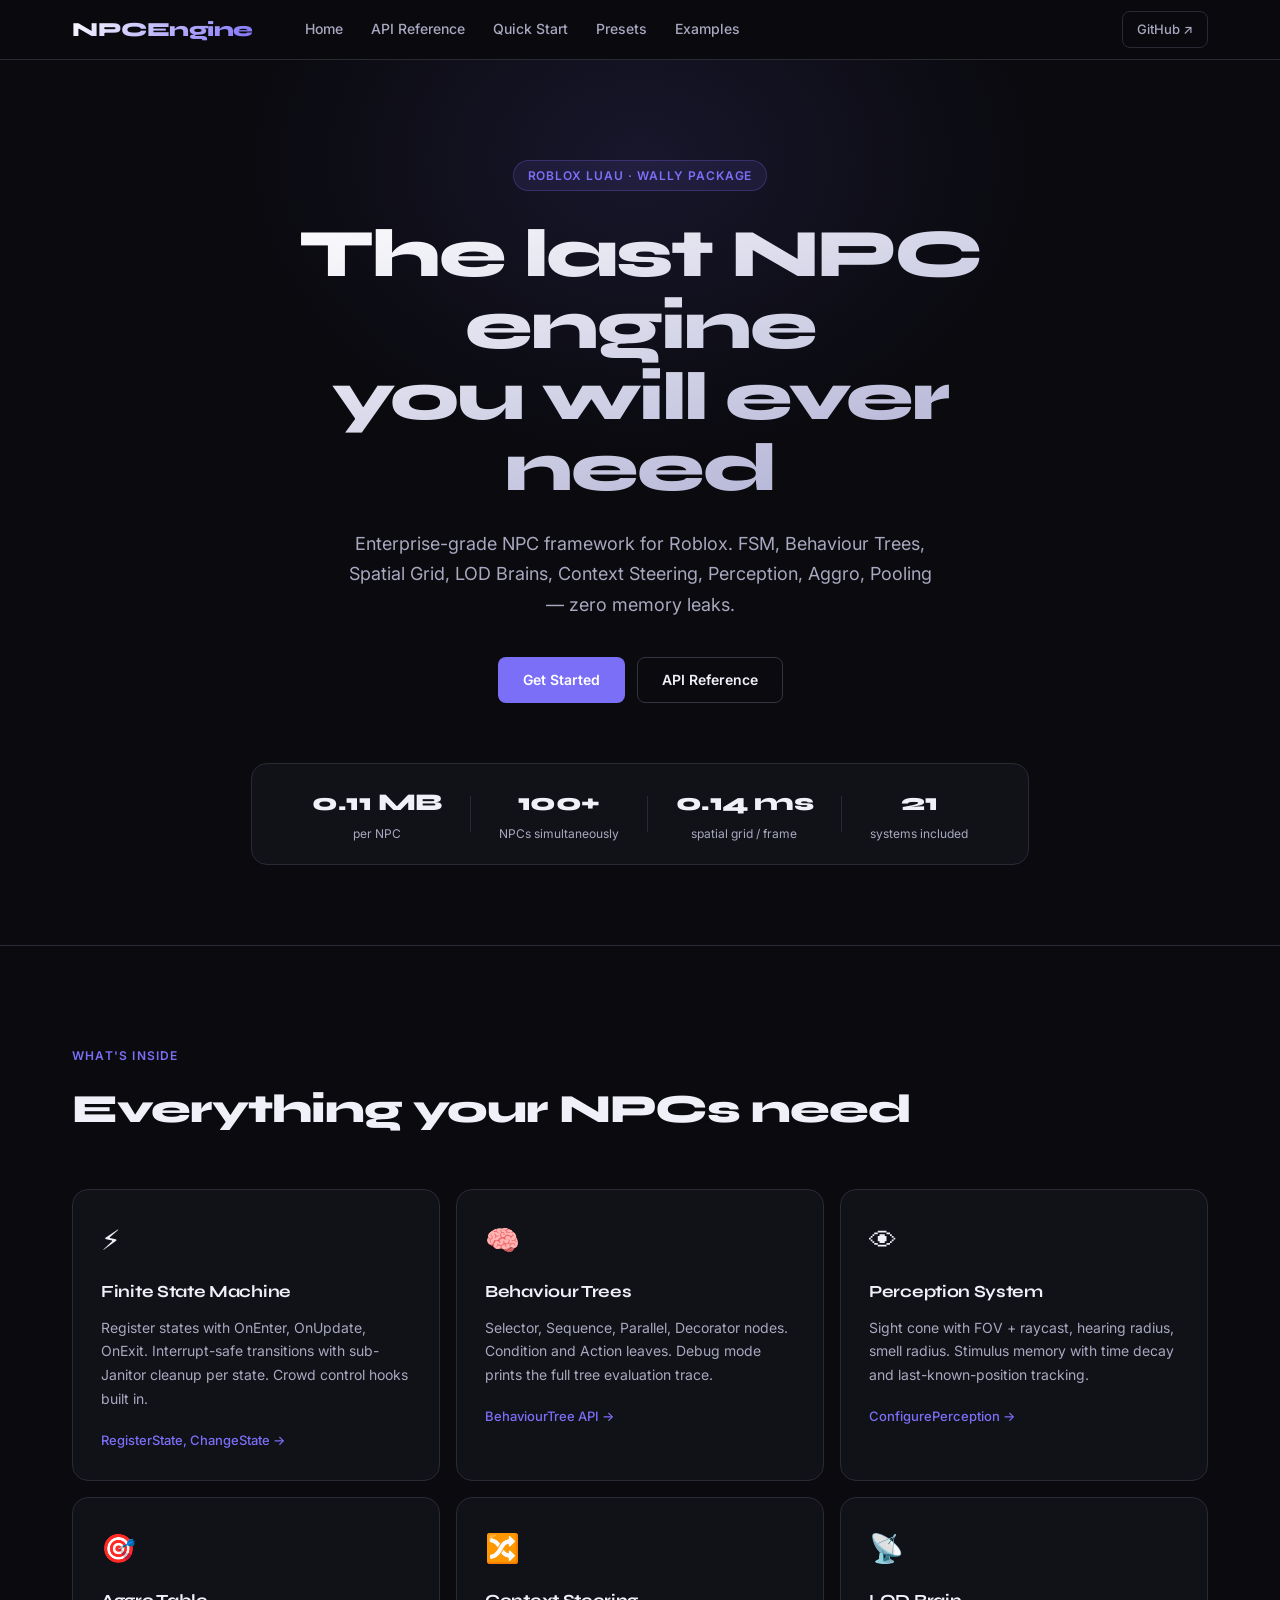
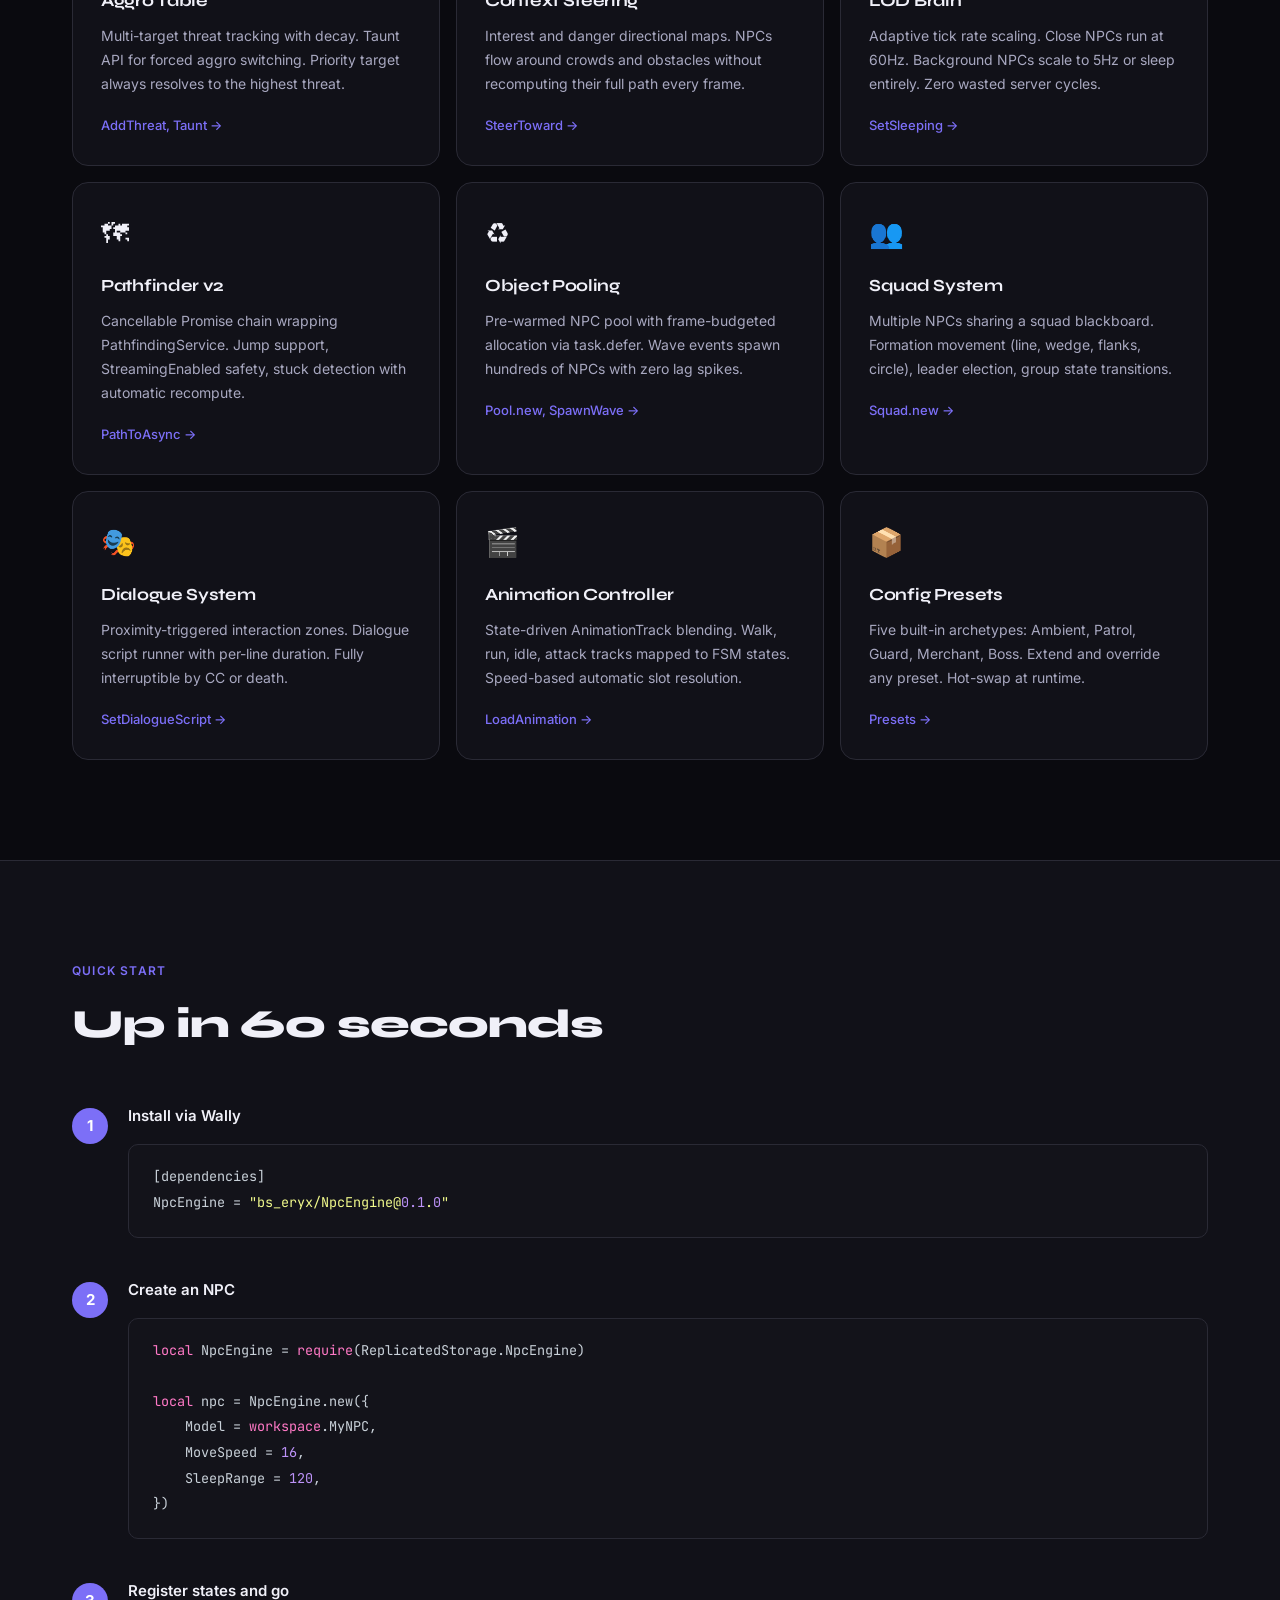
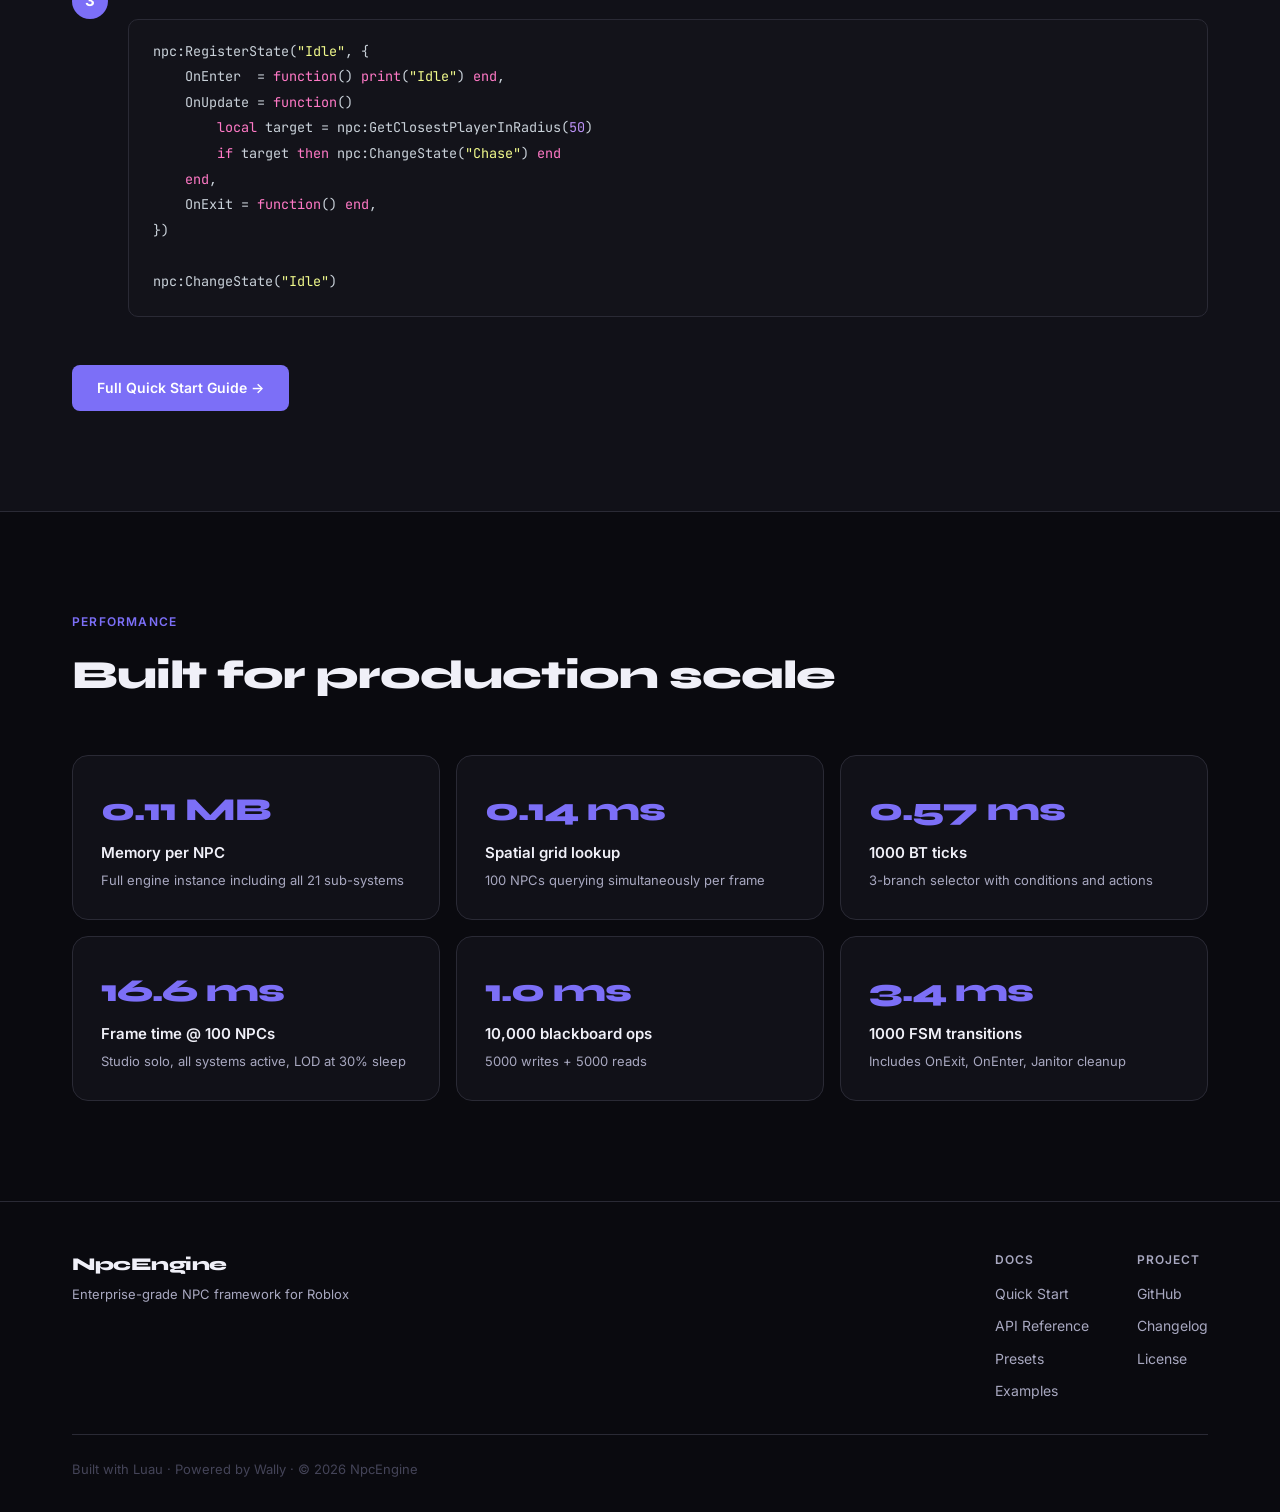
<file: index.html>
<!DOCTYPE html>
<html lang="en">
<head>
<meta charset="UTF-8">
<meta name="viewport" content="width=device-width, initial-scale=1.0">
<title>NpcEngine — Roblox NPC Framework</title>
<link rel="stylesheet" href="css/style.css">
<link rel="preconnect" href="https://fonts.googleapis.com">
<link href="https://fonts.googleapis.com/css2?family=Inter:wght@400;500;600&family=JetBrains+Mono:wght@400;500&family=Syne:wght@700;800&display=swap" rel="stylesheet">
</head>
<body>

<nav class="nav">
  <div class="nav-inner">
    <a href="index.html" class="nav-logo">NPCEngine</a>
    <div class="nav-links">
      <a href="index.html">Home</a>
      <a href="api.html">API Reference</a>
      <a href="guide.html">Quick Start</a>
      <a href="presets.html">Presets</a>
      <a href="examples.html">Examples</a>
    </div>
    <a href="https://github.com/yourusername/NPCEngine" class="nav-github" target="_blank">GitHub ↗</a>
    <button class="nav-hamburger" aria-label="Menu">
      <span></span>
      <span></span>
      <span></span>
    </button>
  </div>
</nav>

<div class="mobile-sidebar">
  <a href="index.html">Home</a>
  <a href="api.html">API Reference</a>
  <a href="guide.html">Quick Start</a>
  <a href="presets.html">Presets</a>
  <a href="examples.html">Examples</a>
  <div class="mobile-sidebar-divider"></div>
  <a href="https://github.com/yourusername/NPCEngine" class="mobile-github" target="_blank">GitHub ↗</a>
</div>

<header class="hero">
  <div class="hero-inner">
    <div class="hero-badge">Roblox Luau · Wally Package</div>
    <h1 class="hero-title">The last NPC engine<br>you will ever need</h1>
    <p class="hero-sub">Enterprise-grade NPC framework for Roblox. FSM, Behaviour Trees, Spatial Grid, LOD Brains, Context Steering, Perception, Aggro, Pooling — zero memory leaks.</p>
    <div class="hero-cta">
      <a href="guide.html" class="btn-primary">Get Started</a>
      <a href="api.html" class="btn-secondary">API Reference</a>
    </div>
    <div class="hero-stats">
      <div class="stat"><span class="stat-num">0.11 MB</span><span class="stat-label">per NPC</span></div>
      <div class="stat-div"></div>
      <div class="stat"><span class="stat-num">100+</span><span class="stat-label">NPCs simultaneously</span></div>
      <div class="stat-div"></div>
      <div class="stat"><span class="stat-num">0.14 ms</span><span class="stat-label">spatial grid / frame</span></div>
      <div class="stat-div"></div>
      <div class="stat"><span class="stat-num">21</span><span class="stat-label">systems included</span></div>
    </div>
  </div>
</header>

<section class="features">
  <div class="container">
    <div class="section-label">What's inside</div>
    <h2 class="section-title">Everything your NPCs need</h2>
    <div class="feature-grid">

      <div class="feature-card">
        <div class="feature-icon">⚡</div>
        <h3>Finite State Machine</h3>
        <p>Register states with OnEnter, OnUpdate, OnExit. Interrupt-safe transitions with sub-Janitor cleanup per state. Crowd control hooks built in.</p>
        <a href="api.html#fsm" class="feature-link">RegisterState, ChangeState →</a>
      </div>

      <div class="feature-card">
        <div class="feature-icon">🧠</div>
        <h3>Behaviour Trees</h3>
        <p>Selector, Sequence, Parallel, Decorator nodes. Condition and Action leaves. Debug mode prints the full tree evaluation trace.</p>
        <a href="api.html#bt" class="feature-link">BehaviourTree API →</a>
      </div>

      <div class="feature-card">
        <div class="feature-icon">👁</div>
        <h3>Perception System</h3>
        <p>Sight cone with FOV + raycast, hearing radius, smell radius. Stimulus memory with time decay and last-known-position tracking.</p>
        <a href="api.html#perception" class="feature-link">ConfigurePerception →</a>
      </div>

      <div class="feature-card">
        <div class="feature-icon">🎯</div>
        <h3>Aggro Table</h3>
        <p>Multi-target threat tracking with decay. Taunt API for forced aggro switching. Priority target always resolves to the highest threat.</p>
        <a href="api.html#aggro" class="feature-link">AddThreat, Taunt →</a>
      </div>

      <div class="feature-card">
        <div class="feature-icon">🔀</div>
        <h3>Context Steering</h3>
        <p>Interest and danger directional maps. NPCs flow around crowds and obstacles without recomputing their full path every frame.</p>
        <a href="api.html#steering" class="feature-link">SteerToward →</a>
      </div>

      <div class="feature-card">
        <div class="feature-icon">📡</div>
        <h3>LOD Brain</h3>
        <p>Adaptive tick rate scaling. Close NPCs run at 60Hz. Background NPCs scale to 5Hz or sleep entirely. Zero wasted server cycles.</p>
        <a href="api.html#lod" class="feature-link">SetSleeping →</a>
      </div>

      <div class="feature-card">
        <div class="feature-icon">🗺</div>
        <h3>Pathfinder v2</h3>
        <p>Cancellable Promise chain wrapping PathfindingService. Jump support, StreamingEnabled safety, stuck detection with automatic recompute.</p>
        <a href="api.html#pathfinder" class="feature-link">PathToAsync →</a>
      </div>

      <div class="feature-card">
        <div class="feature-icon">♻️</div>
        <h3>Object Pooling</h3>
        <p>Pre-warmed NPC pool with frame-budgeted allocation via task.defer. Wave events spawn hundreds of NPCs with zero lag spikes.</p>
        <a href="api.html#pool" class="feature-link">Pool.new, SpawnWave →</a>
      </div>

      <div class="feature-card">
        <div class="feature-icon">👥</div>
        <h3>Squad System</h3>
        <p>Multiple NPCs sharing a squad blackboard. Formation movement (line, wedge, flanks, circle), leader election, group state transitions.</p>
        <a href="api.html#squad" class="feature-link">Squad.new →</a>
      </div>

      <div class="feature-card">
        <div class="feature-icon">🎭</div>
        <h3>Dialogue System</h3>
        <p>Proximity-triggered interaction zones. Dialogue script runner with per-line duration. Fully interruptible by CC or death.</p>
        <a href="api.html#dialogue" class="feature-link">SetDialogueScript →</a>
      </div>

      <div class="feature-card">
        <div class="feature-icon">🎬</div>
        <h3>Animation Controller</h3>
        <p>State-driven AnimationTrack blending. Walk, run, idle, attack tracks mapped to FSM states. Speed-based automatic slot resolution.</p>
        <a href="api.html#anim" class="feature-link">LoadAnimation →</a>
      </div>

      <div class="feature-card">
        <div class="feature-icon">📦</div>
        <h3>Config Presets</h3>
        <p>Five built-in archetypes: Ambient, Patrol, Guard, Merchant, Boss. Extend and override any preset. Hot-swap at runtime.</p>
        <a href="presets.html" class="feature-link">Presets →</a>
      </div>

    </div>
  </div>
</section>

<section class="quickstart">
  <div class="container">
    <div class="section-label">Quick start</div>
    <h2 class="section-title">Up in 60 seconds</h2>
    <div class="code-steps">

      <div class="code-step">
        <div class="step-num">1</div>
        <div class="step-content">
          <div class="step-title">Install via Wally</div>
          <pre><code class="language-toml">[dependencies]
NpcEngine = "bs_eryx/NpcEngine@0.1.0"</code></pre>
        </div>
      </div>

      <div class="code-step">
        <div class="step-num">2</div>
        <div class="step-content">
          <div class="step-title">Create an NPC</div>
          <pre><code class="language-lua">local NpcEngine = require(ReplicatedStorage.NpcEngine)

local npc = NpcEngine.new({
    Model = workspace.MyNPC,
    MoveSpeed = 16,
    SleepRange = 120,
})</code></pre>
        </div>
      </div>

      <div class="code-step">
        <div class="step-num">3</div>
        <div class="step-content">
          <div class="step-title">Register states and go</div>
          <pre><code class="language-lua">npc:RegisterState("Idle", {
    OnEnter  = function() print("Idle") end,
    OnUpdate = function()
        local target = npc:GetClosestPlayerInRadius(50)
        if target then npc:ChangeState("Chase") end
    end,
    OnExit = function() end,
})

npc:ChangeState("Idle")</code></pre>
        </div>
      </div>

    </div>
    <a href="guide.html" class="btn-primary" style="margin-top:32px;display:inline-block;">Full Quick Start Guide →</a>
  </div>
</section>

<section class="benchmarks">
  <div class="container">
    <div class="section-label">Performance</div>
    <h2 class="section-title">Built for production scale</h2>
    <div class="bench-grid">
      <div class="bench-card">
        <div class="bench-val">0.11 MB</div>
        <div class="bench-name">Memory per NPC</div>
        <div class="bench-note">Full engine instance including all 21 sub-systems</div>
      </div>
      <div class="bench-card">
        <div class="bench-val">0.14 ms</div>
        <div class="bench-name">Spatial grid lookup</div>
        <div class="bench-note">100 NPCs querying simultaneously per frame</div>
      </div>
      <div class="bench-card">
        <div class="bench-val">0.57 ms</div>
        <div class="bench-name">1000 BT ticks</div>
        <div class="bench-note">3-branch selector with conditions and actions</div>
      </div>
      <div class="bench-card">
        <div class="bench-val">16.6 ms</div>
        <div class="bench-name">Frame time @ 100 NPCs</div>
        <div class="bench-note">Studio solo, all systems active, LOD at 30% sleep</div>
      </div>
      <div class="bench-card">
        <div class="bench-val">1.0 ms</div>
        <div class="bench-name">10,000 blackboard ops</div>
        <div class="bench-note">5000 writes + 5000 reads</div>
      </div>
      <div class="bench-card">
        <div class="bench-val">3.4 ms</div>
        <div class="bench-name">1000 FSM transitions</div>
        <div class="bench-note">Includes OnExit, OnEnter, Janitor cleanup</div>
      </div>
    </div>
  </div>
</section>

<footer class="footer">
  <div class="container">
    <div class="footer-inner">
      <div class="footer-brand">
        <div class="footer-logo">NpcEngine</div>
        <div class="footer-tagline">Enterprise-grade NPC framework for Roblox</div>
      </div>
      <div class="footer-links">
        <div class="footer-col">
          <div class="footer-col-title">Docs</div>
          <a href="guide.html">Quick Start</a>
          <a href="api.html">API Reference</a>
          <a href="presets.html">Presets</a>
          <a href="examples.html">Examples</a>
        </div>
        <div class="footer-col">
          <div class="footer-col-title">Project</div>
          <a href="https://github.com/PPeter2/Npc-Engine" target="_blank">GitHub</a>
          <a href="https://github.com/PPeter2/Npc-Engine/blob/main/CHANGELOG.md" target="_blank">Changelog</a>
          <a href="https://github.com/PPeter2/Npc-Engine/blob/main/LICENSE" target="_blank">License</a>
        </div>
      </div>
    </div>
    <div class="footer-bottom">Built with Luau · Powered by Wally · © 2026 NpcEngine</div>
  </div>
</footer>

<script src="js/main.js"></script>
</body>
</html>
</file>
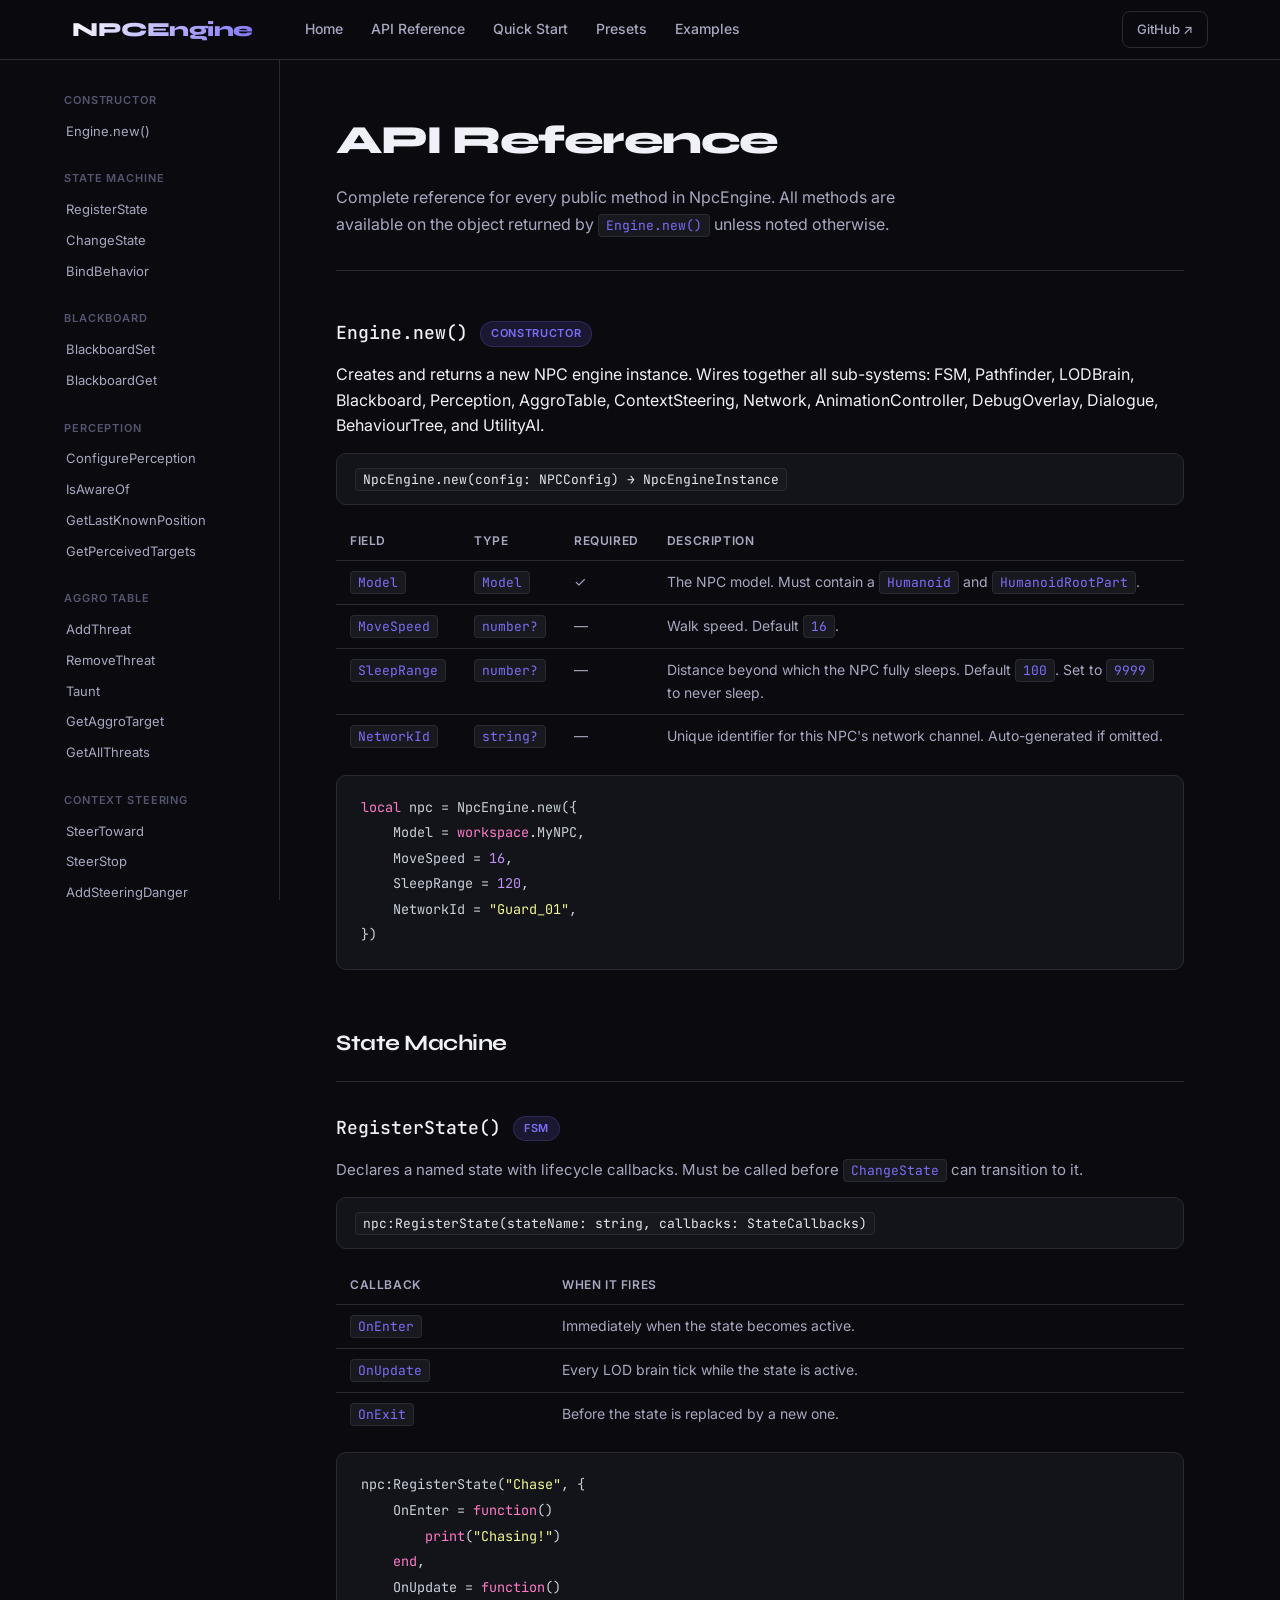
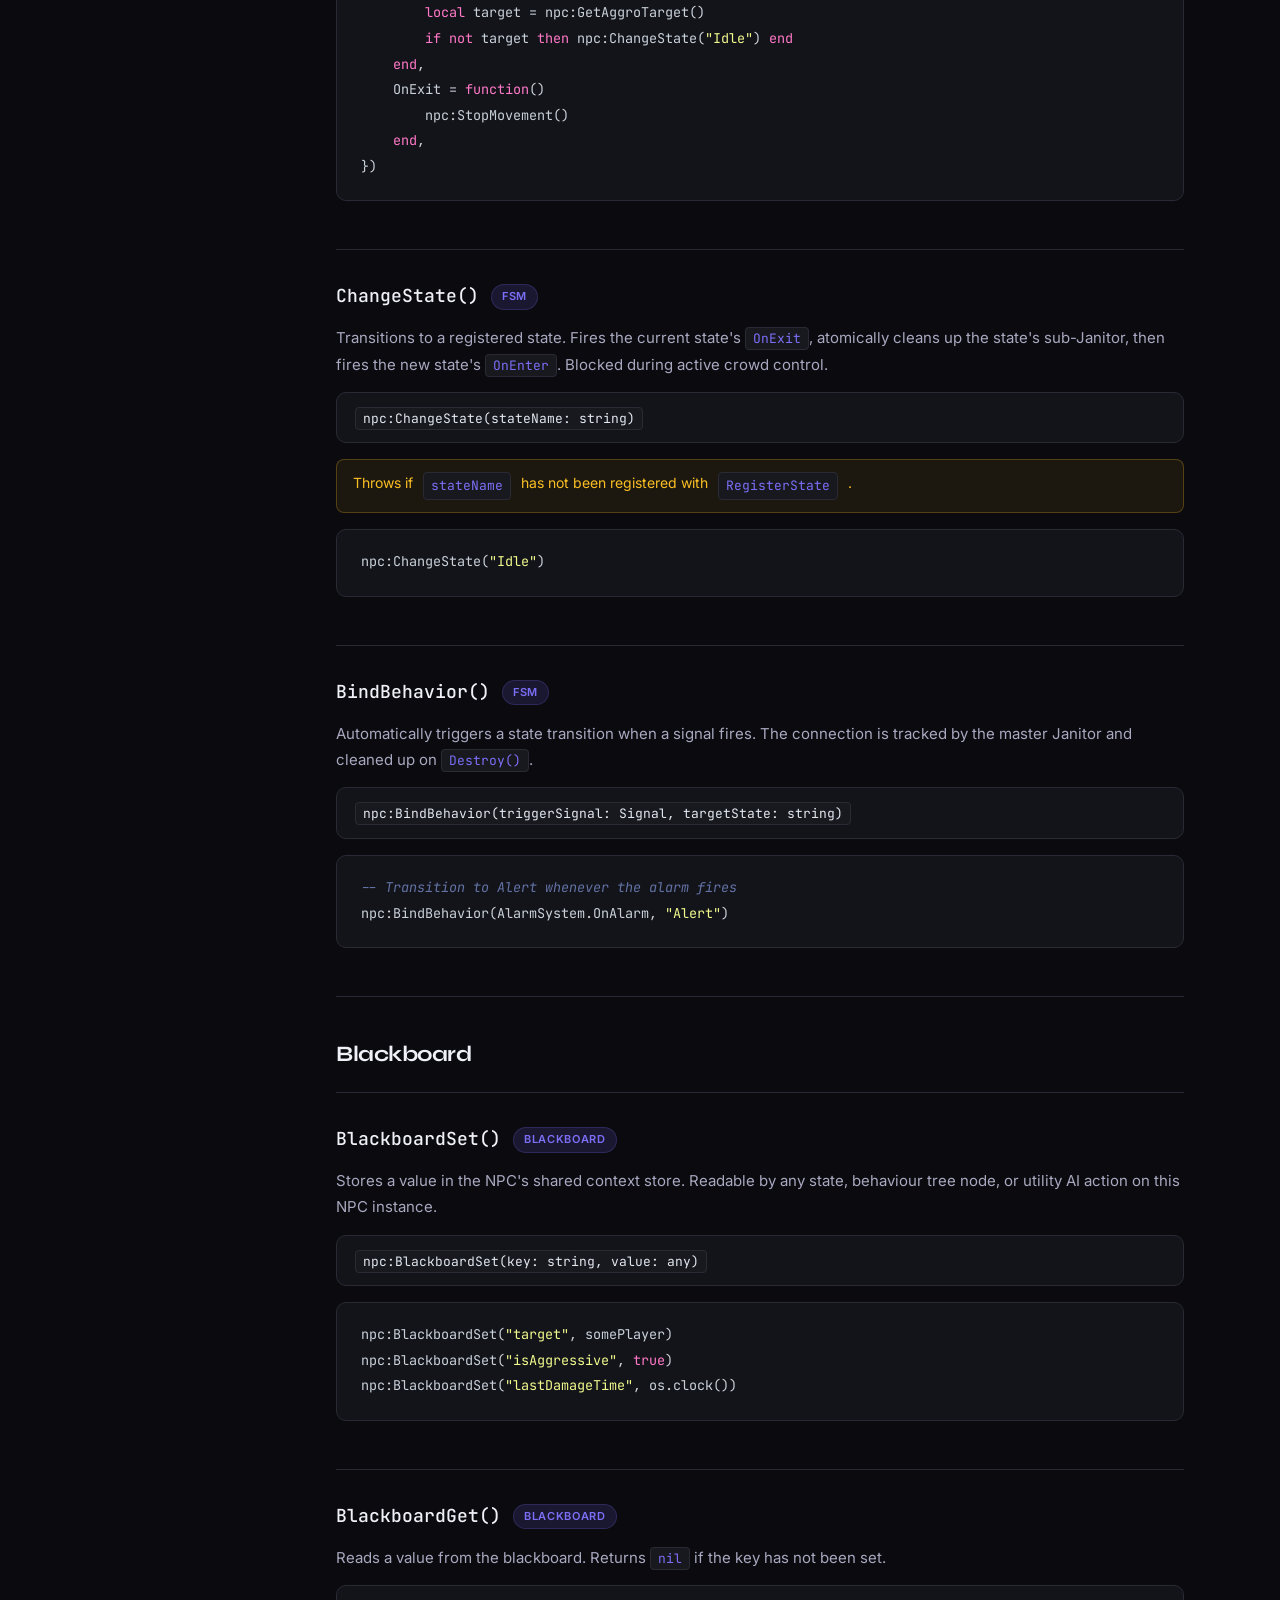
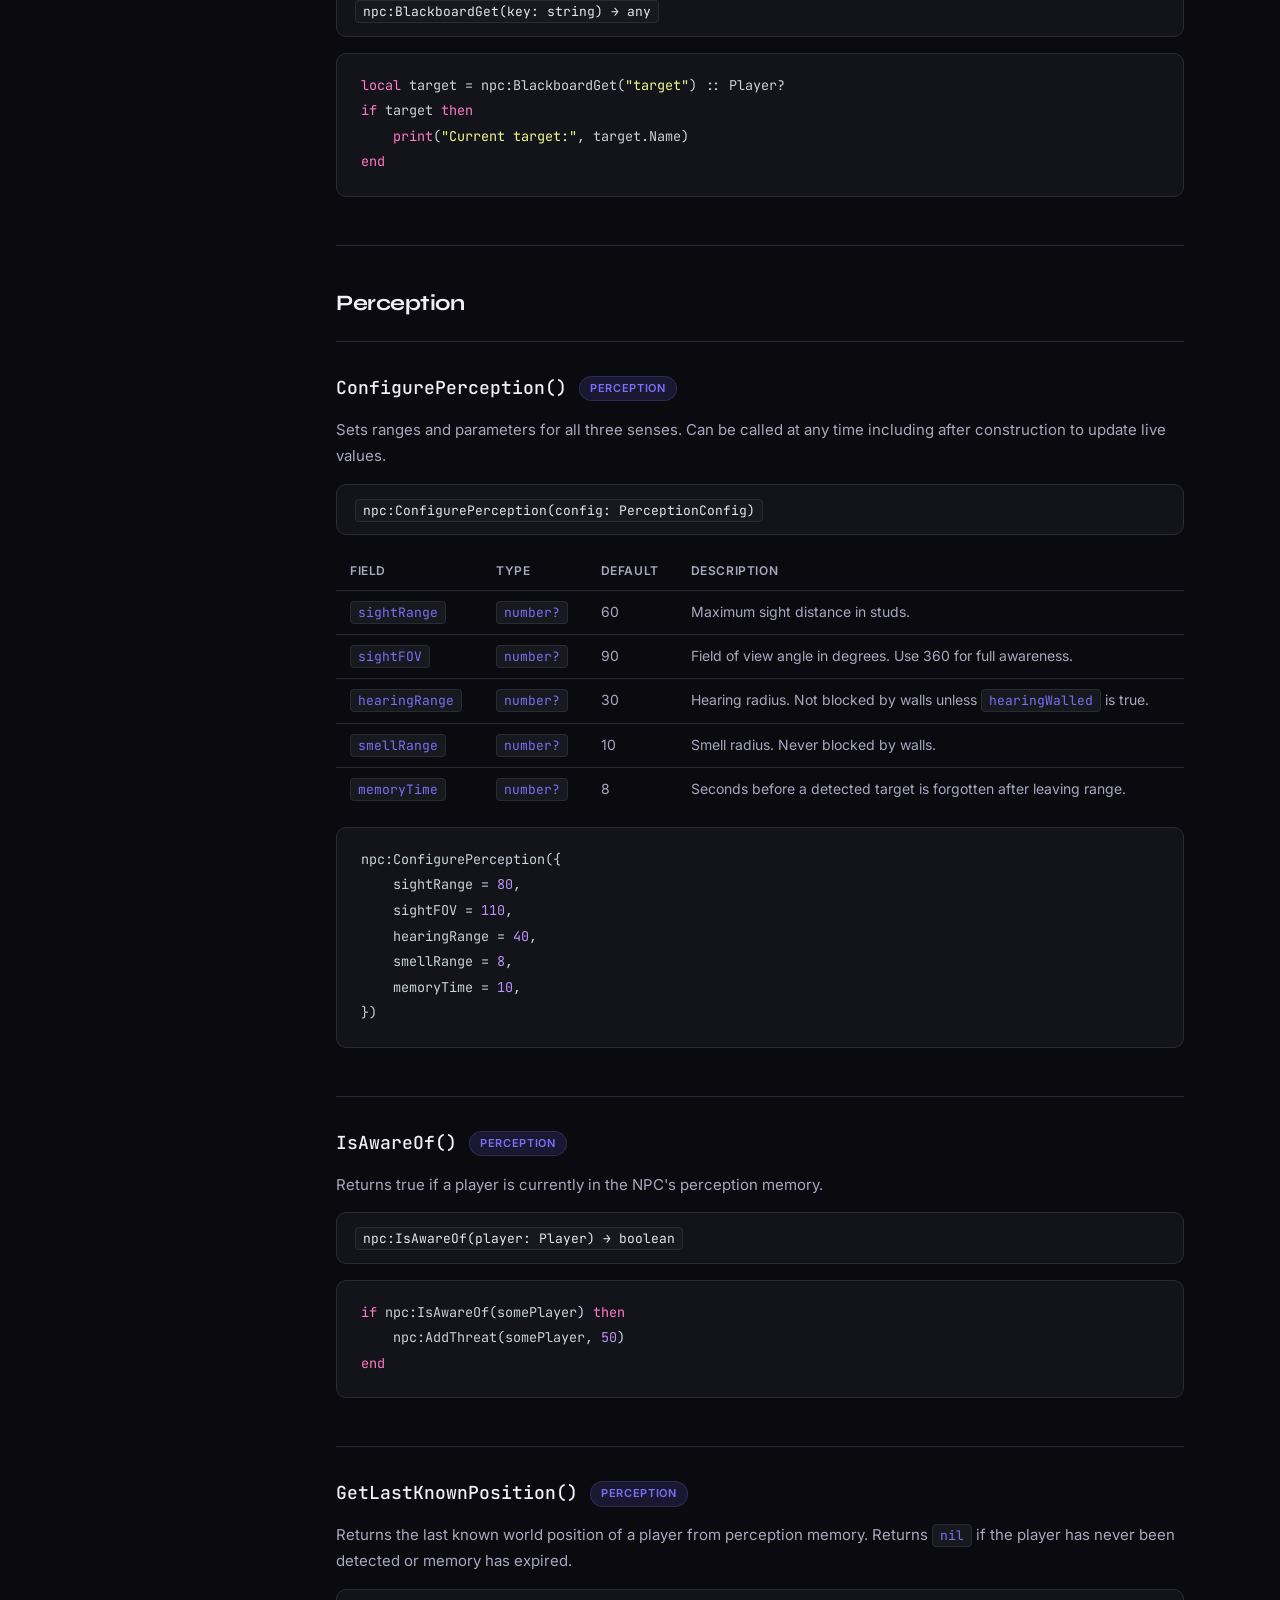
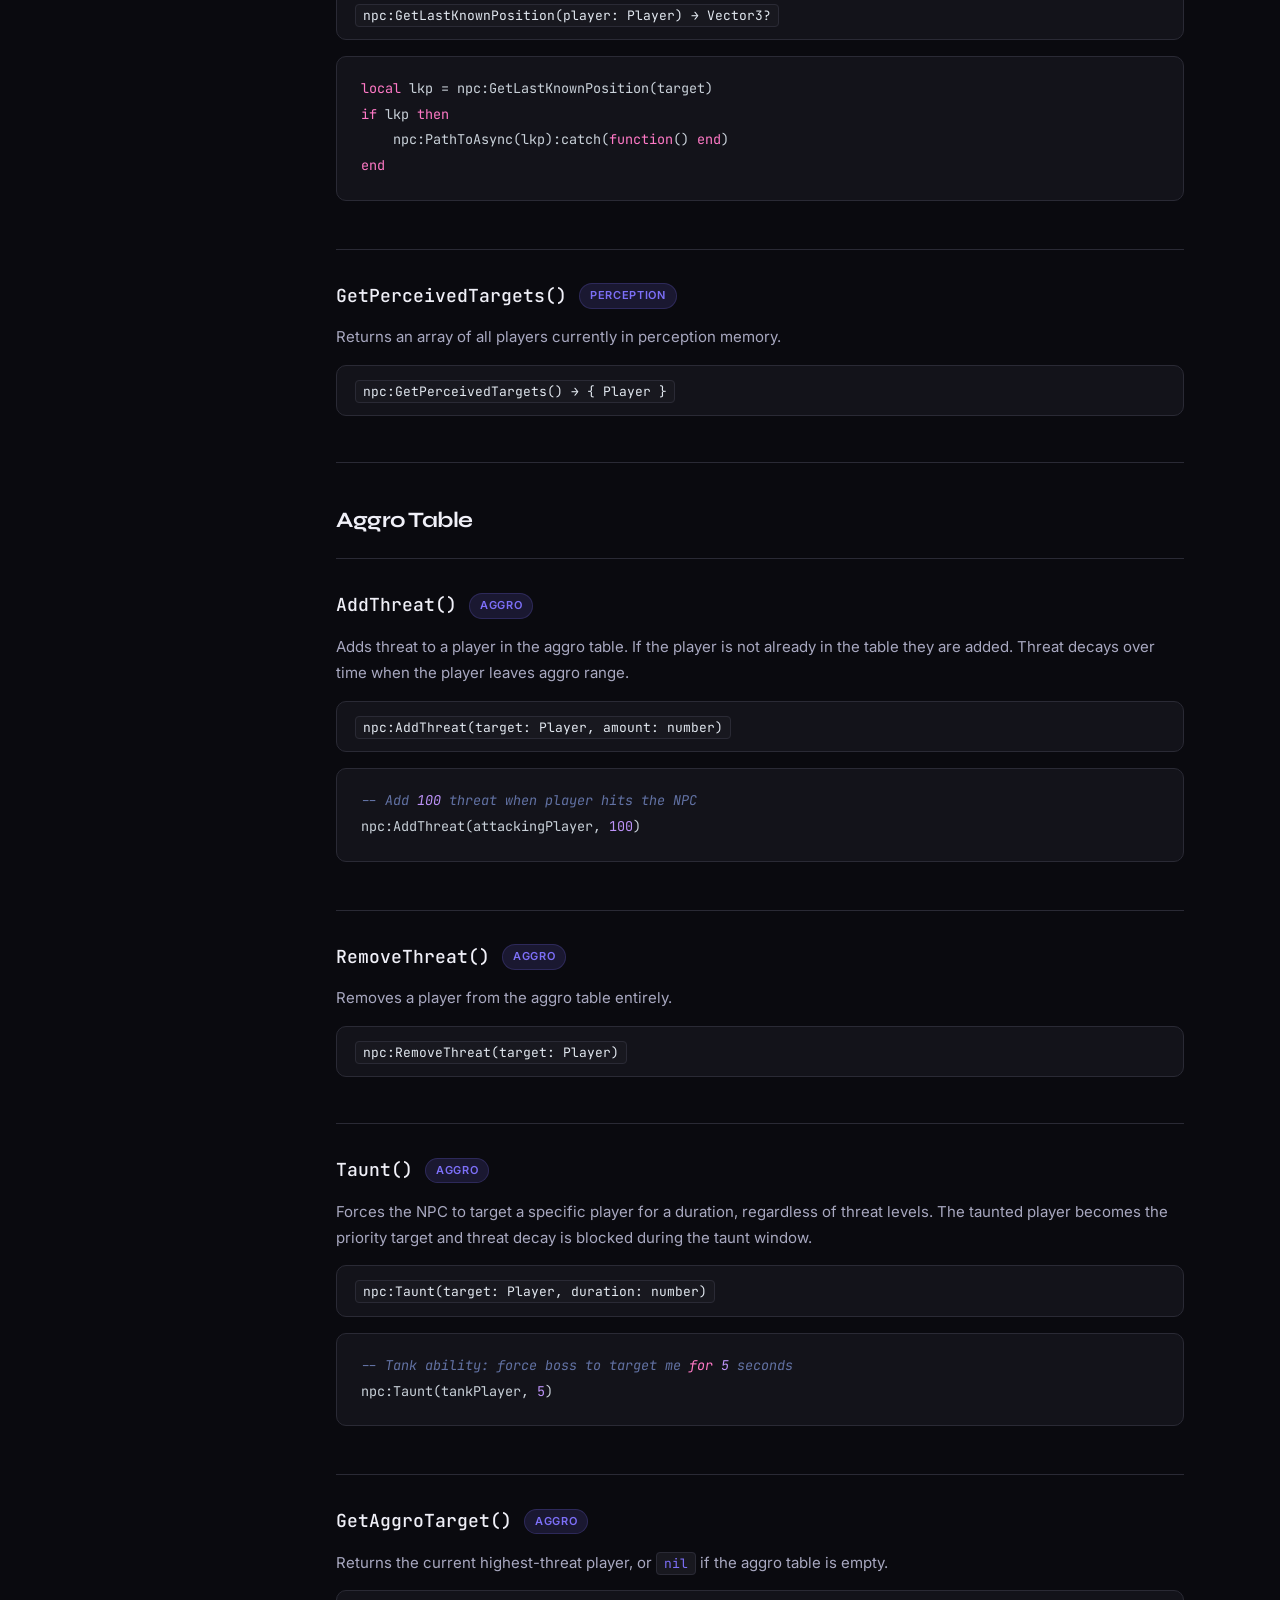
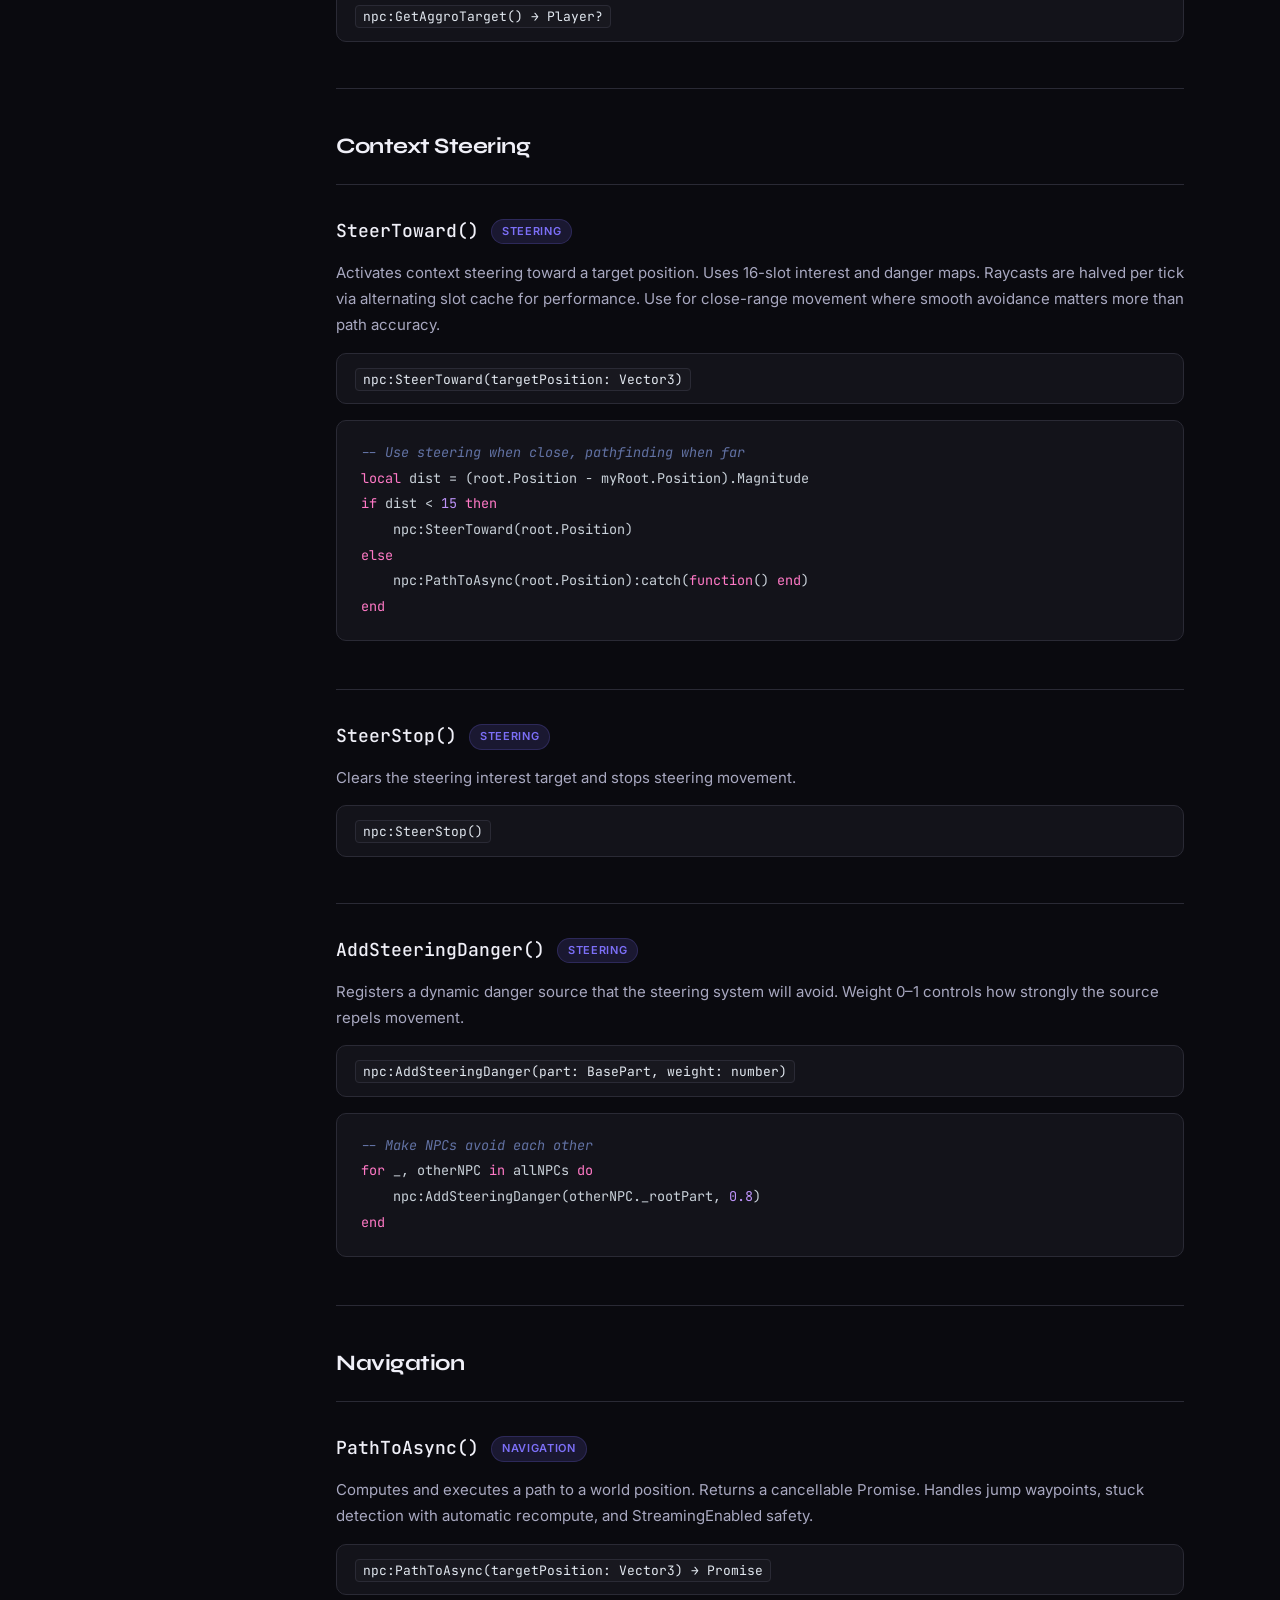
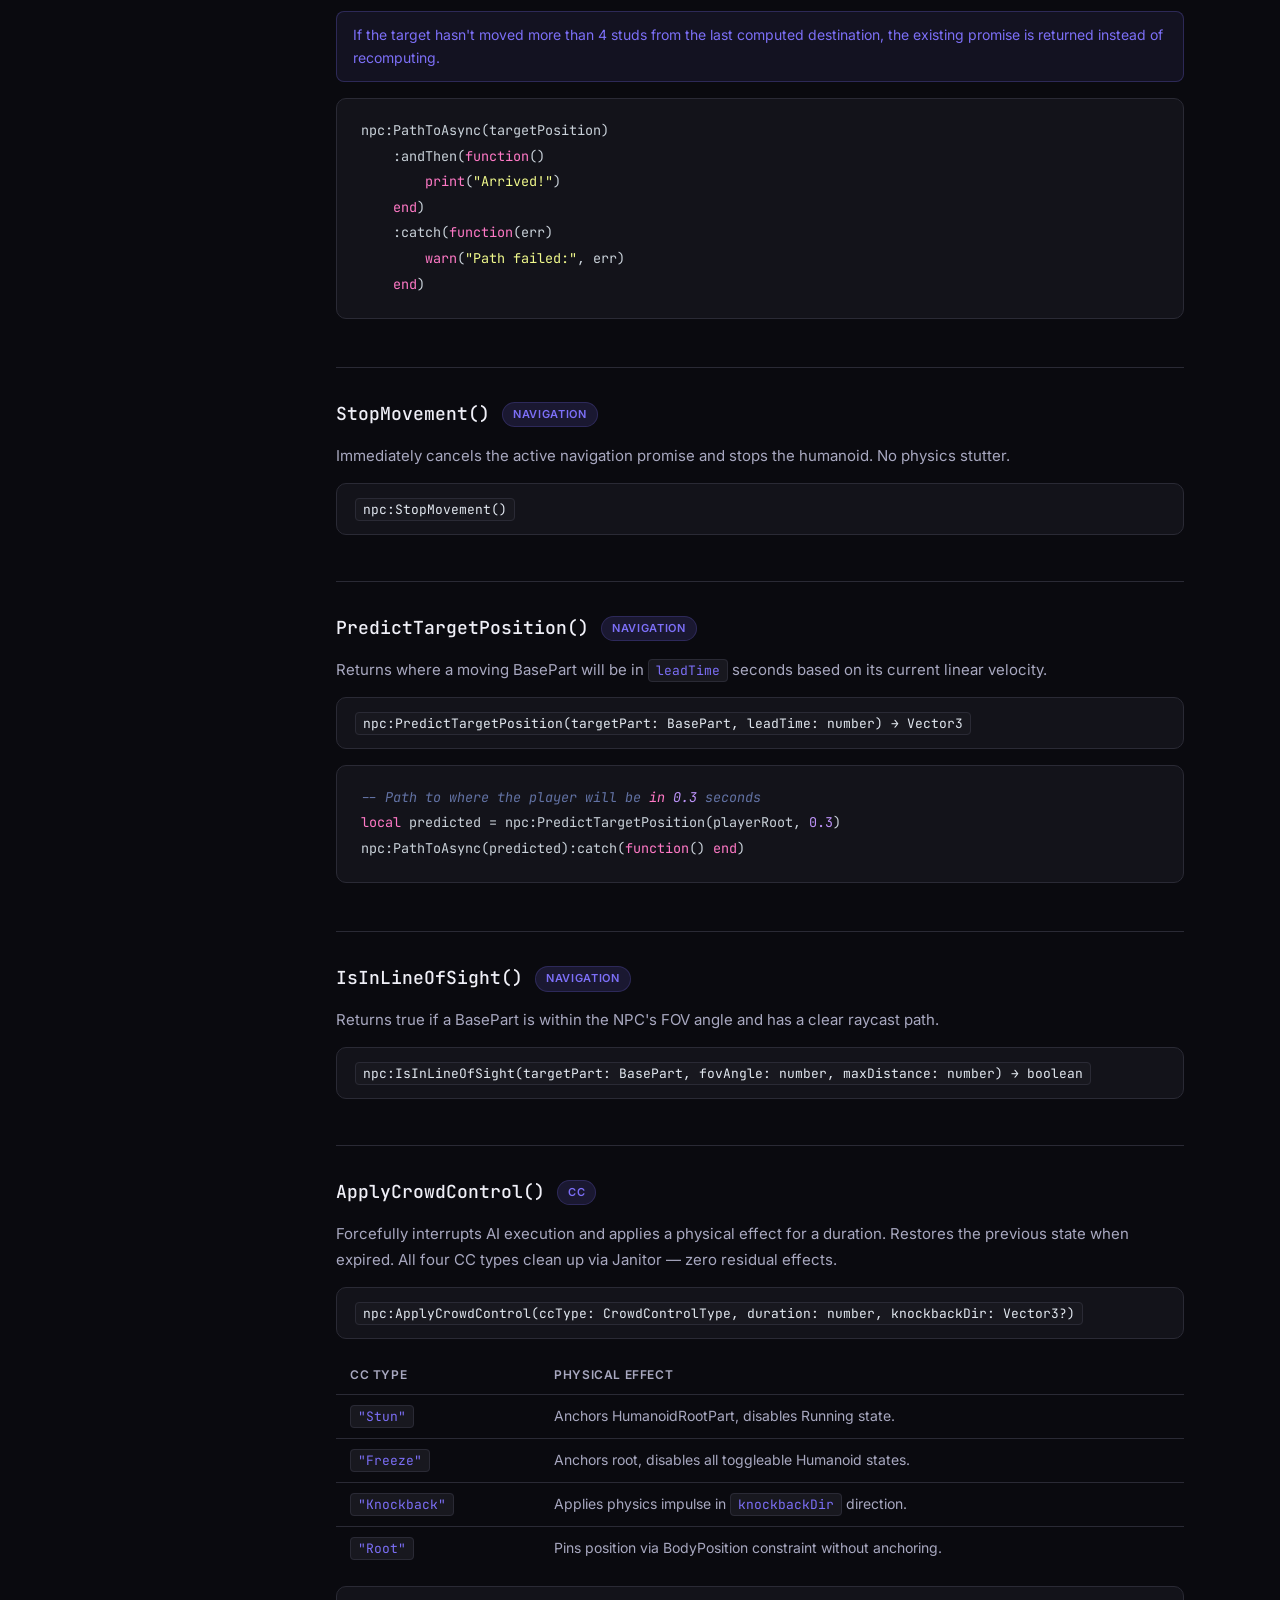
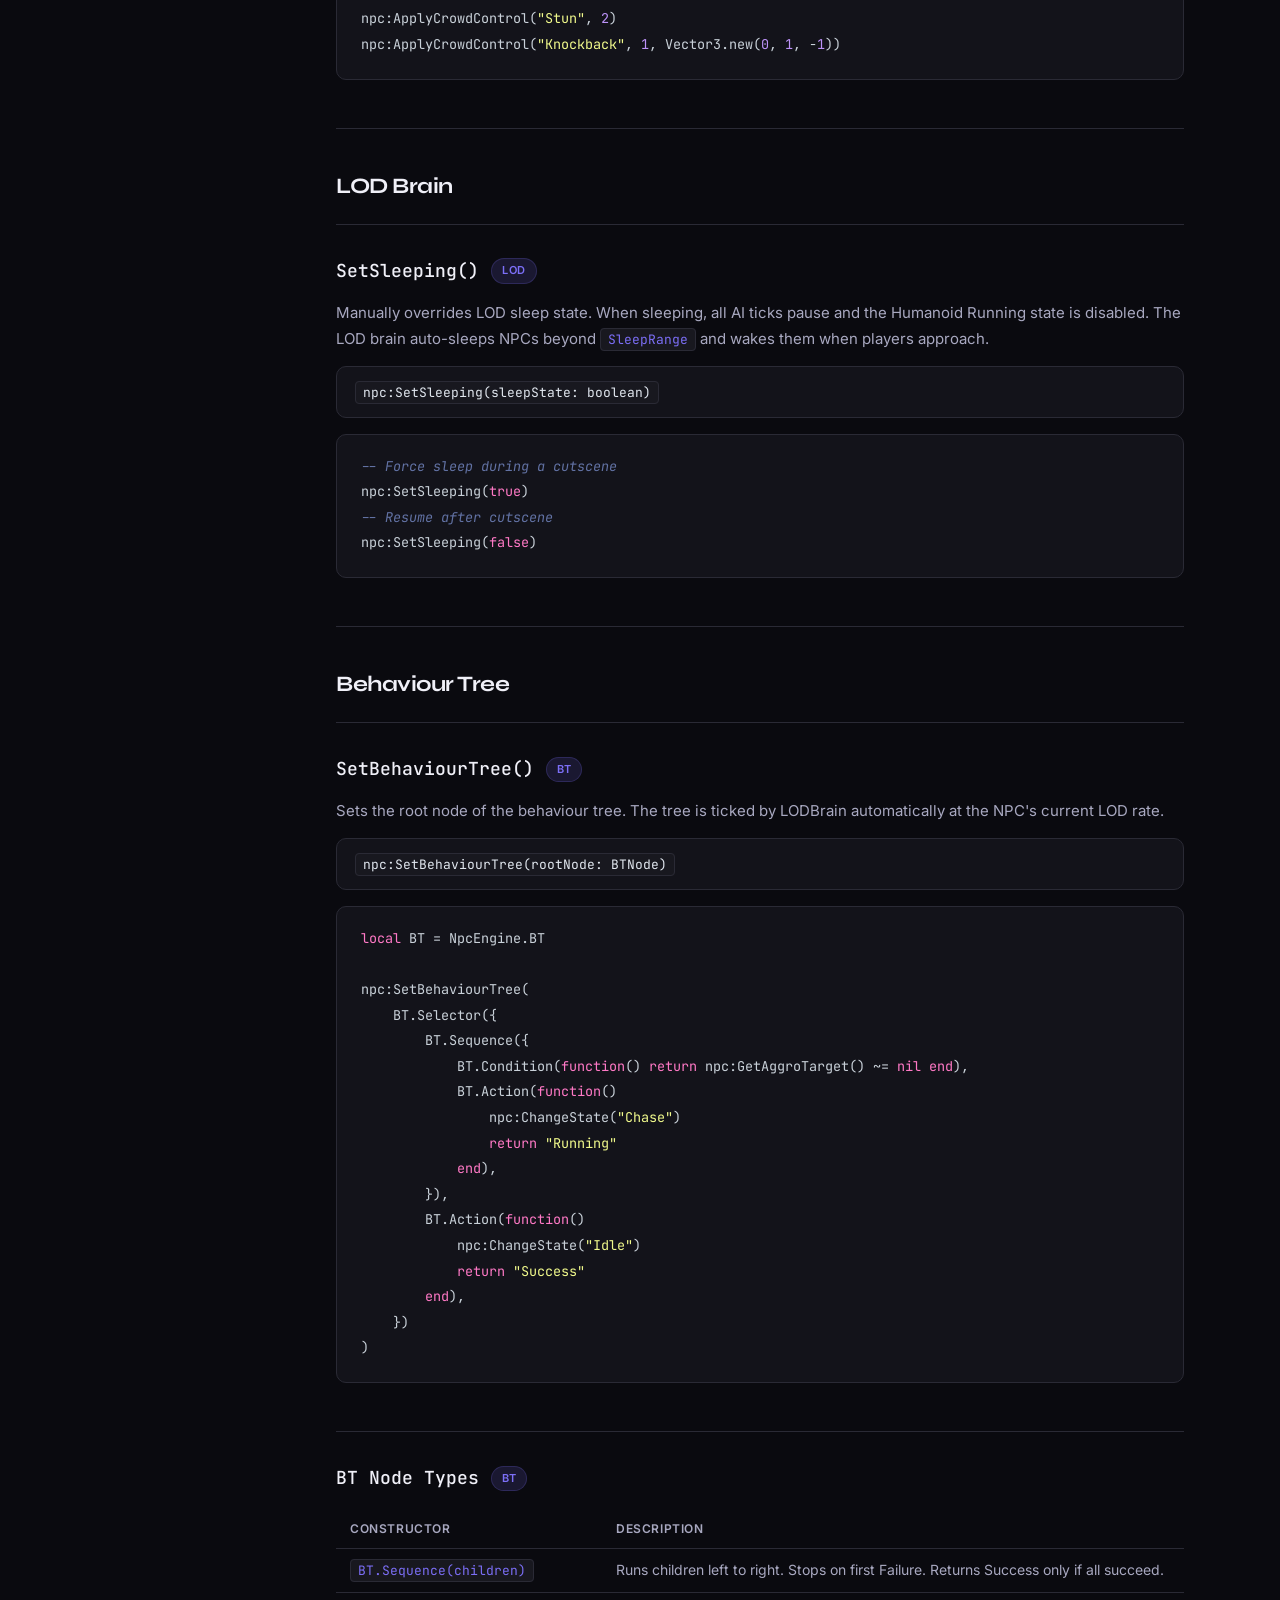
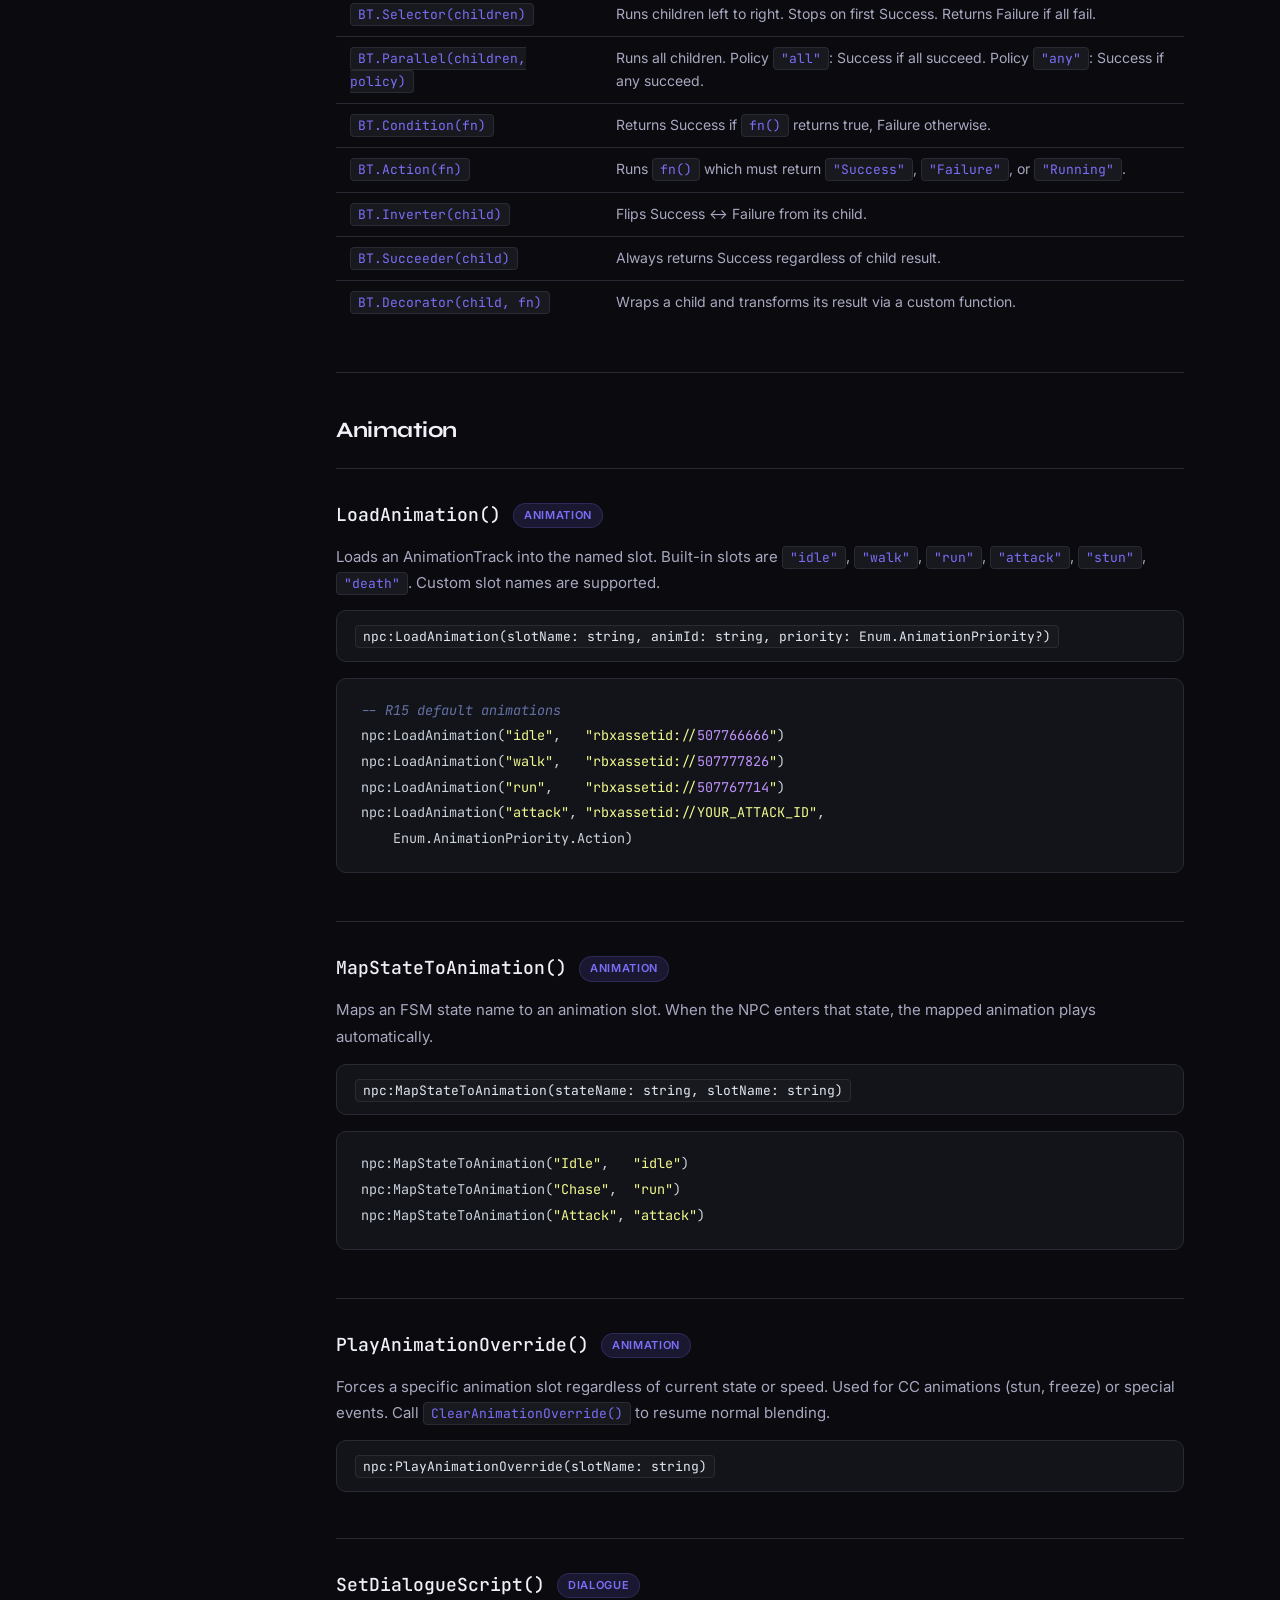
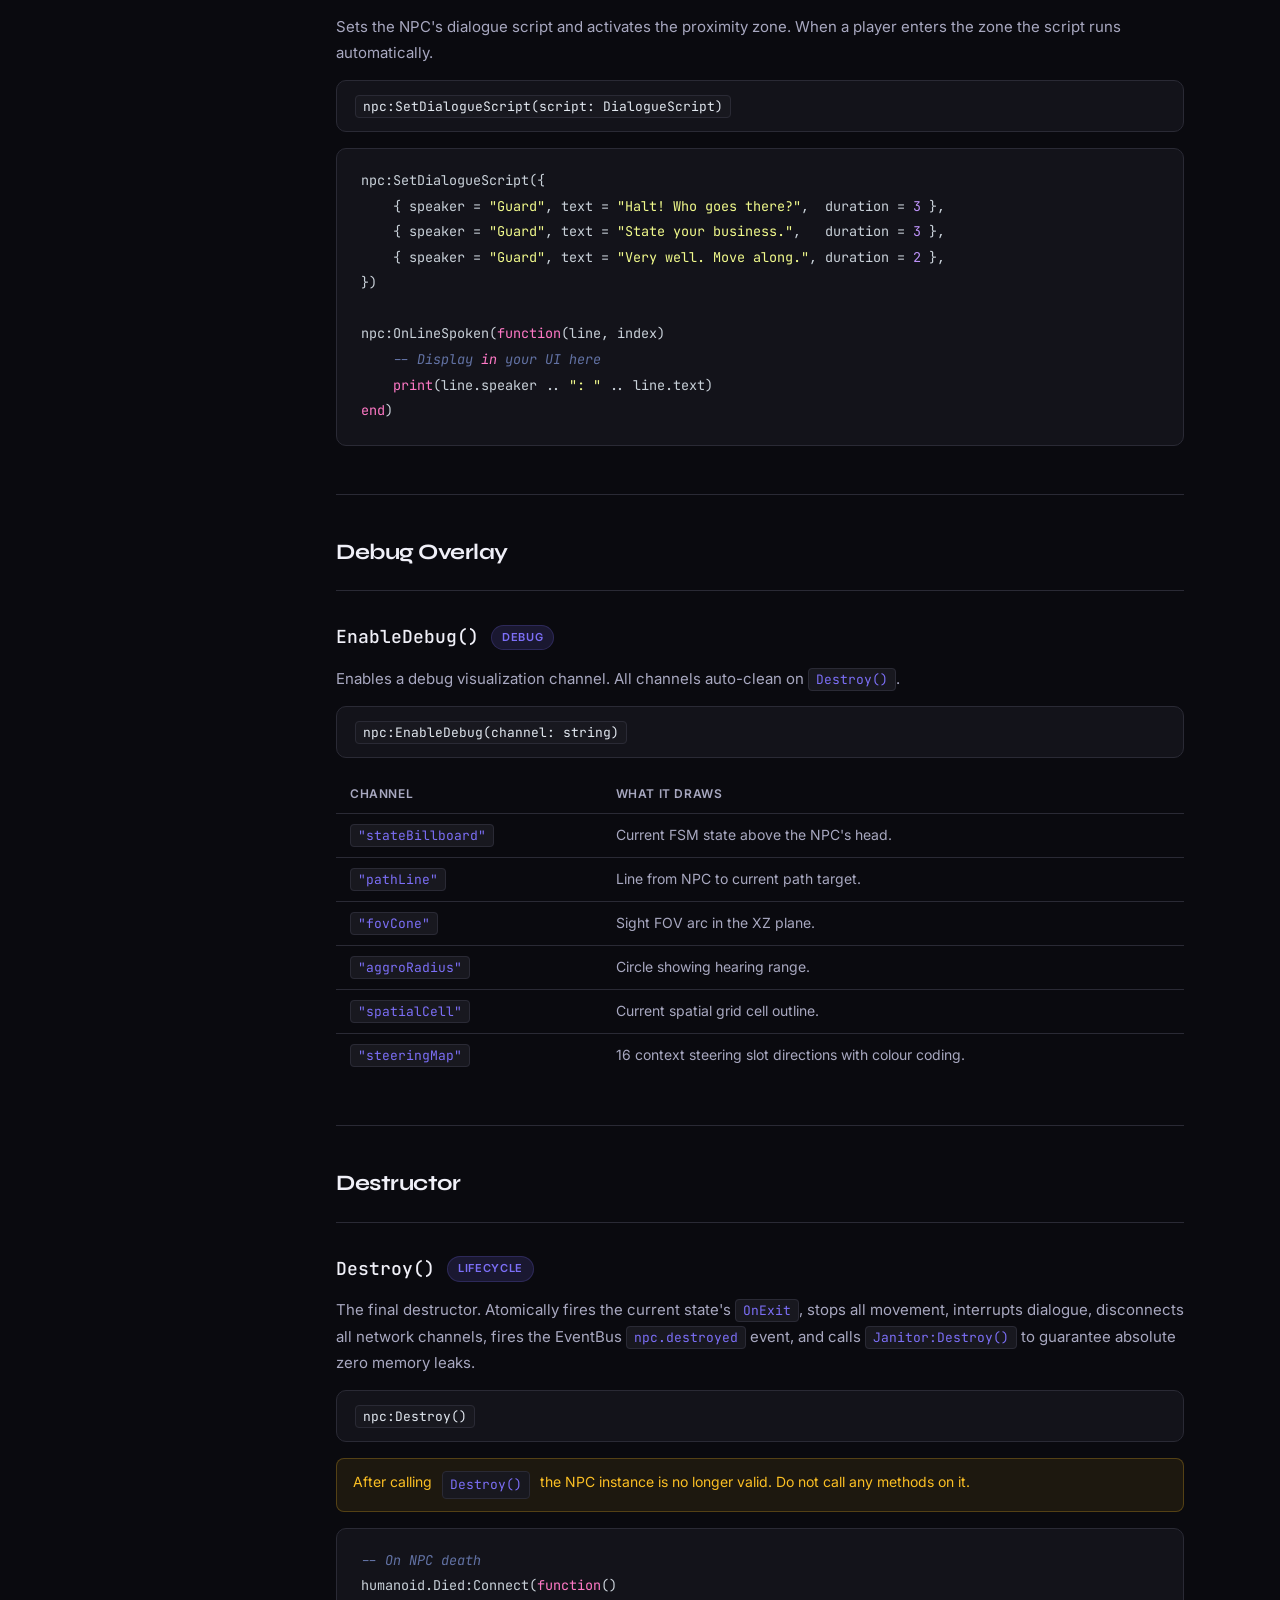
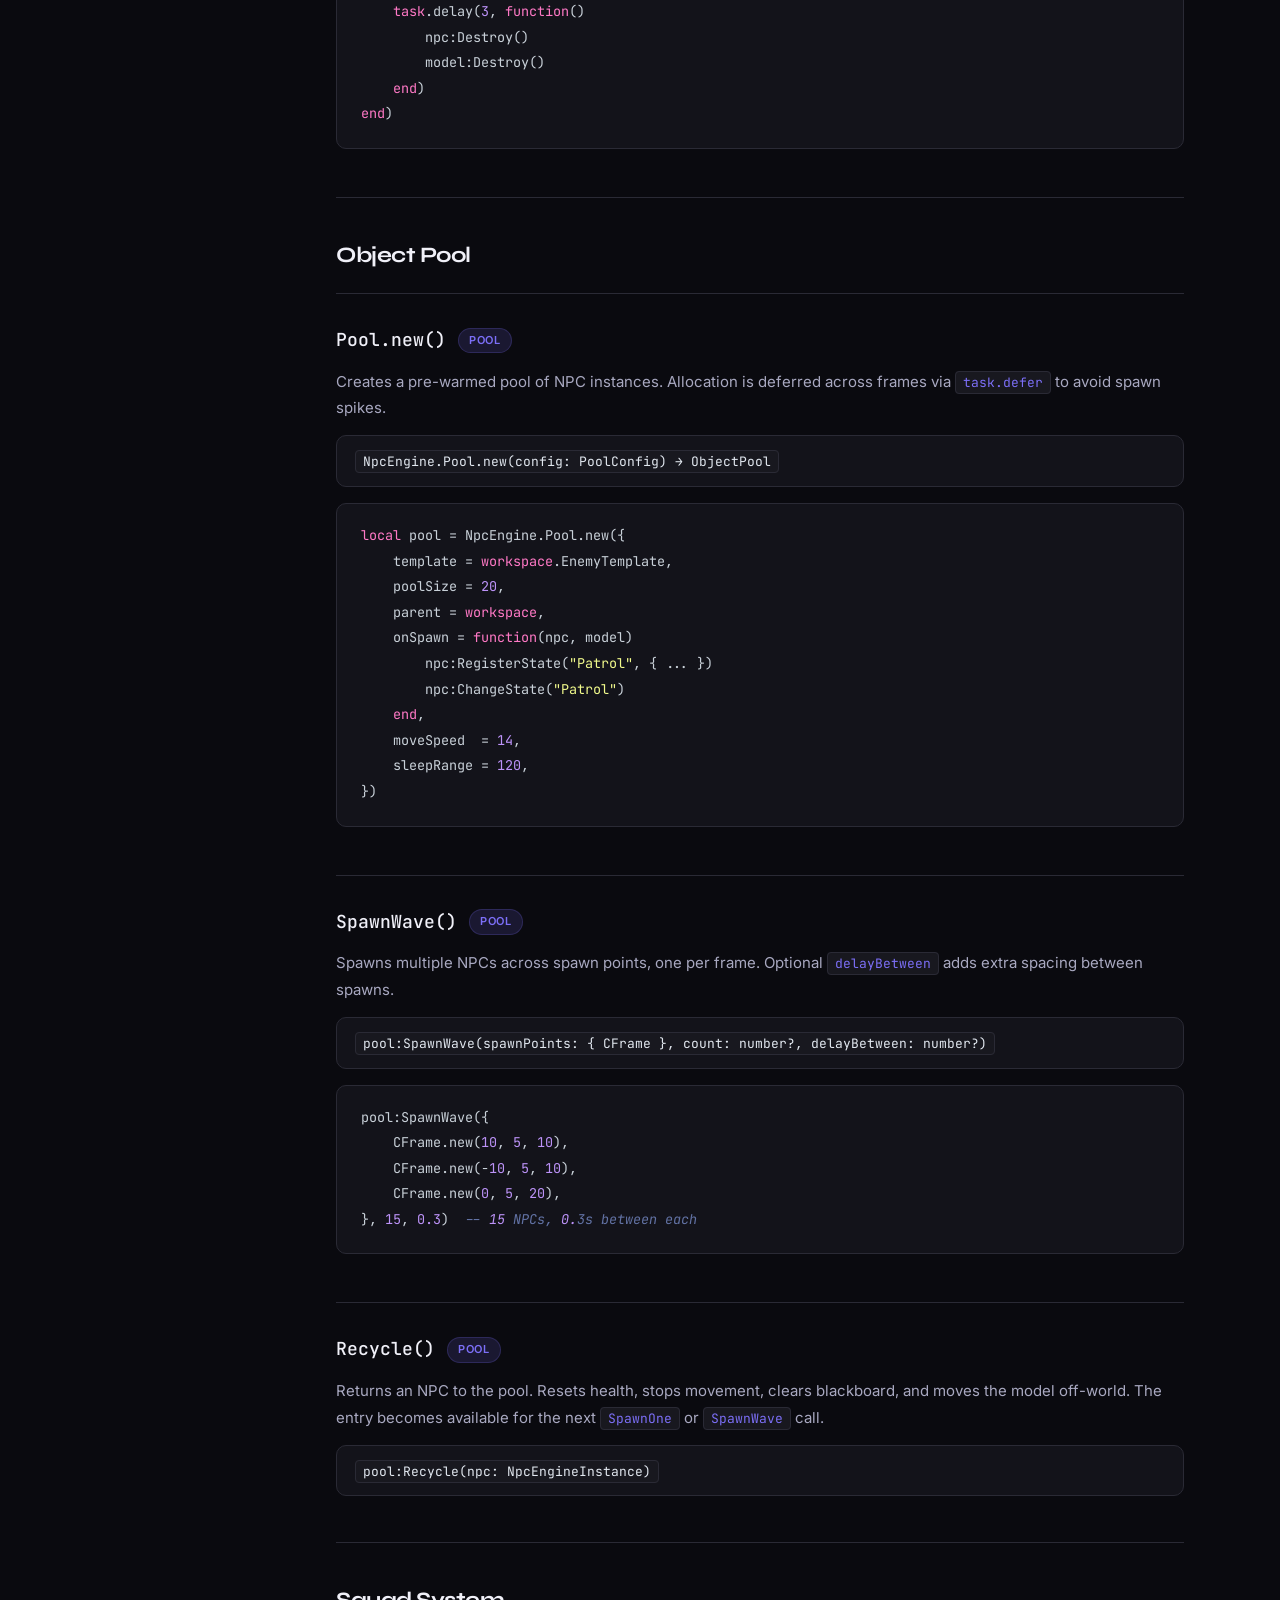
<file: api.html>
<!DOCTYPE html>
<html lang="en">
<head>
<meta charset="UTF-8">
<meta name="viewport" content="width=device-width, initial-scale=1.0">
<title>API Reference — NpcEngine</title>
<link rel="stylesheet" href="css/style.css">
<link rel="preconnect" href="https://fonts.googleapis.com">
<link href="https://fonts.googleapis.com/css2?family=Inter:wght@400;500;600&family=JetBrains+Mono:wght@400;500&family=Syne:wght@700;800&display=swap" rel="stylesheet">
</head>
<body>

<nav class="nav">
  <div class="nav-inner">
    <a href="index.html" class="nav-logo">NPCEngine</a>
    <div class="nav-links">
      <a href="index.html">Home</a>
      <a href="api.html">API Reference</a>
      <a href="guide.html">Quick Start</a>
      <a href="presets.html">Presets</a>
      <a href="examples.html">Examples</a>
    </div>
    <a href="https://github.com/yourusername/NPCEngine" class="nav-github" target="_blank">GitHub ↗</a>
    <button class="nav-hamburger" aria-label="Menu">
      <span></span>
      <span></span>
      <span></span>
    </button>
  </div>
</nav>

<div class="mobile-sidebar">
  <a href="index.html">Home</a>
  <a href="api.html">API Reference</a>
  <a href="guide.html">Quick Start</a>
  <a href="presets.html">Presets</a>
  <a href="examples.html">Examples</a>
  <div class="mobile-sidebar-divider"></div>
  <a href="https://github.com/yourusername/NPCEngine" class="mobile-github" target="_blank">GitHub ↗</a>
</div>

<div class="api-layout">

  <aside class="api-sidebar">
    <div class="sidebar-section">
      <div class="sidebar-title">Constructor</div>
      <a href="#engine-new">Engine.new()</a>
    </div>
    <div class="sidebar-section">
      <div class="sidebar-title" id="fsm">State Machine</div>
      <a href="#register-state">RegisterState</a>
      <a href="#change-state">ChangeState</a>
      <a href="#bind-behavior">BindBehavior</a>
    </div>
    <div class="sidebar-section">
      <div class="sidebar-title">Blackboard</div>
      <a href="#blackboard-set">BlackboardSet</a>
      <a href="#blackboard-get">BlackboardGet</a>
    </div>
    <div class="sidebar-section">
      <div class="sidebar-title">Perception</div>
      <a href="#configure-perception">ConfigurePerception</a>
      <a href="#is-aware-of">IsAwareOf</a>
      <a href="#get-last-known">GetLastKnownPosition</a>
      <a href="#get-perceived">GetPerceivedTargets</a>
    </div>
    <div class="sidebar-section">
      <div class="sidebar-title" id="aggro">Aggro Table</div>
      <a href="#add-threat">AddThreat</a>
      <a href="#remove-threat">RemoveThreat</a>
      <a href="#taunt">Taunt</a>
      <a href="#get-aggro">GetAggroTarget</a>
      <a href="#get-all-threats">GetAllThreats</a>
    </div>
    <div class="sidebar-section">
      <div class="sidebar-title" id="steering">Context Steering</div>
      <a href="#steer-toward">SteerToward</a>
      <a href="#steer-stop">SteerStop</a>
      <a href="#add-danger">AddSteeringDanger</a>
      <a href="#remove-danger">RemoveSteeringDanger</a>
    </div>
    <div class="sidebar-section">
      <div class="sidebar-title" id="pathfinder">Navigation</div>
      <a href="#path-to-async">PathToAsync</a>
      <a href="#stop-movement">StopMovement</a>
      <a href="#predict-target">PredictTargetPosition</a>
      <a href="#is-in-los">IsInLineOfSight</a>
    </div>
    <div class="sidebar-section">
      <div class="sidebar-title">Crowd Control</div>
      <a href="#apply-cc">ApplyCrowdControl</a>
    </div>
    <div class="sidebar-section">
      <div class="sidebar-title" id="lod">LOD</div>
      <a href="#set-sleeping">SetSleeping</a>
    </div>
    <div class="sidebar-section">
      <div class="sidebar-title" id="bt">Behaviour Tree</div>
      <a href="#set-bt">SetBehaviourTree</a>
      <a href="#tick-bt">TickBehaviourTree</a>
      <a href="#bt-nodes">BT Node Types</a>
    </div>
    <div class="sidebar-section">
      <div class="sidebar-title" id="anim">Animation</div>
      <a href="#load-anim">LoadAnimation</a>
      <a href="#map-state-anim">MapStateToAnimation</a>
      <a href="#play-override">PlayAnimationOverride</a>
      <a href="#clear-override">ClearAnimationOverride</a>
    </div>
    <div class="sidebar-section">
      <div class="sidebar-title" id="dialogue">Dialogue</div>
      <a href="#set-dialogue">SetDialogueScript</a>
      <a href="#set-dialogue-radius">SetDialogueRadius</a>
      <a href="#interrupt-dialogue">InterruptDialogue</a>
    </div>
    <div class="sidebar-section">
      <div class="sidebar-title">Debug</div>
      <a href="#enable-debug">EnableDebug</a>
      <a href="#disable-debug">DisableDebug</a>
      <a href="#enable-all-debug">EnableAllDebug</a>
    </div>
    <div class="sidebar-section">
      <div class="sidebar-title">Network</div>
      <a href="#on-state-changed">OnStateChanged</a>
      <a href="#on-position-sync">OnPositionSync</a>
      <a href="#on-cc-applied">OnCCApplied</a>
    </div>
    <div class="sidebar-section">
      <div class="sidebar-title">Destructor</div>
      <a href="#destroy">Destroy</a>
    </div>
    <div class="sidebar-section">
      <div class="sidebar-title" id="pool">Object Pool</div>
      <a href="#pool-new">Pool.new()</a>
      <a href="#spawn-one">SpawnOne</a>
      <a href="#spawn-wave">SpawnWave</a>
      <a href="#recycle">Recycle</a>
    </div>
    <div class="sidebar-section">
      <div class="sidebar-title" id="squad">Squad</div>
      <a href="#squad-new">Squad.new()</a>
      <a href="#add-member">AddMember</a>
      <a href="#set-formation">SetFormation</a>
      <a href="#set-group-state">SetGroupState</a>
    </div>
  </aside>

  <main class="api-main">

    <div class="api-header">
      <h1>API Reference</h1>
      <p>Complete reference for every public method in NpcEngine. All methods are available on the object returned by <code>Engine.new()</code> unless noted otherwise.</p>
    </div>
      <div class="method-header">
        <div class="method-name">Engine.new()</div>
        <div class="method-tag">Constructor</div>
      </div>
      <p>Creates and returns a new NPC engine instance. Wires together all sub-systems: FSM, Pathfinder, LODBrain, Blackboard, Perception, AggroTable, ContextSteering, Network, AnimationController, DebugOverlay, Dialogue, BehaviourTree, and UtilityAI.</p>
      <div class="method-sig">
        <code>NpcEngine.new(config: NPCConfig) → NpcEngineInstance</code>
      </div>
      <table class="param-table">
        <thead><tr><th>Field</th><th>Type</th><th>Required</th><th>Description</th></tr></thead>
        <tbody>
          <tr><td><code>Model</code></td><td><code>Model</code></td><td>✓</td><td>The NPC model. Must contain a <code>Humanoid</code> and <code>HumanoidRootPart</code>.</td></tr>
          <tr><td><code>MoveSpeed</code></td><td><code>number?</code></td><td>—</td><td>Walk speed. Default <code>16</code>.</td></tr>
          <tr><td><code>SleepRange</code></td><td><code>number?</code></td><td>—</td><td>Distance beyond which the NPC fully sleeps. Default <code>100</code>. Set to <code>9999</code> to never sleep.</td></tr>
          <tr><td><code>NetworkId</code></td><td><code>string?</code></td><td>—</td><td>Unique identifier for this NPC's network channel. Auto-generated if omitted.</td></tr>
        </tbody>
      </table>
      <pre><code class="language-lua">local npc = NpcEngine.new({
    Model = workspace.MyNPC,
    MoveSpeed = 16,
    SleepRange = 120,
    NetworkId = "Guard_01",
})</code></pre>
    </section>
    <div class="api-group-title" id="fsm-group">State Machine</div>

    <section class="api-section" id="register-state">
      <div class="method-header">
        <div class="method-name">RegisterState()</div>
        <div class="method-tag">FSM</div>
      </div>
      <p>Declares a named state with lifecycle callbacks. Must be called before <code>ChangeState</code> can transition to it.</p>
      <div class="method-sig"><code>npc:RegisterState(stateName: string, callbacks: StateCallbacks)</code></div>
      <table class="param-table">
        <thead><tr><th>Callback</th><th>When it fires</th></tr></thead>
        <tbody>
          <tr><td><code>OnEnter</code></td><td>Immediately when the state becomes active.</td></tr>
          <tr><td><code>OnUpdate</code></td><td>Every LOD brain tick while the state is active.</td></tr>
          <tr><td><code>OnExit</code></td><td>Before the state is replaced by a new one.</td></tr>
        </tbody>
      </table>
      <pre><code class="language-lua">npc:RegisterState("Chase", {
    OnEnter = function()
        print("Chasing!")
    end,
    OnUpdate = function()
        local target = npc:GetAggroTarget()
        if not target then npc:ChangeState("Idle") end
    end,
    OnExit = function()
        npc:StopMovement()
    end,
})</code></pre>
    </section>

    <section class="api-section" id="change-state">
      <div class="method-header">
        <div class="method-name">ChangeState()</div>
        <div class="method-tag">FSM</div>
      </div>
      <p>Transitions to a registered state. Fires the current state's <code>OnExit</code>, atomically cleans up the state's sub-Janitor, then fires the new state's <code>OnEnter</code>. Blocked during active crowd control.</p>
      <div class="method-sig"><code>npc:ChangeState(stateName: string)</code></div>
      <div class="notice notice-warn">Throws if <code>stateName</code> has not been registered with <code>RegisterState</code>.</div>
      <pre><code class="language-lua">npc:ChangeState("Idle")</code></pre>
    </section>

    <section class="api-section" id="bind-behavior">
      <div class="method-header">
        <div class="method-name">BindBehavior()</div>
        <div class="method-tag">FSM</div>
      </div>
      <p>Automatically triggers a state transition when a signal fires. The connection is tracked by the master Janitor and cleaned up on <code>Destroy()</code>.</p>
      <div class="method-sig"><code>npc:BindBehavior(triggerSignal: Signal, targetState: string)</code></div>
      <pre><code class="language-lua">-- Transition to Alert whenever the alarm fires
npc:BindBehavior(AlarmSystem.OnAlarm, "Alert")</code></pre>
    </section>
    <div class="api-group-title">Blackboard</div>

    <section class="api-section" id="blackboard-set">
      <div class="method-header">
        <div class="method-name">BlackboardSet()</div>
        <div class="method-tag">Blackboard</div>
      </div>
      <p>Stores a value in the NPC's shared context store. Readable by any state, behaviour tree node, or utility AI action on this NPC instance.</p>
      <div class="method-sig"><code>npc:BlackboardSet(key: string, value: any)</code></div>
      <pre><code class="language-lua">npc:BlackboardSet("target", somePlayer)
npc:BlackboardSet("isAggressive", true)
npc:BlackboardSet("lastDamageTime", os.clock())</code></pre>
    </section>

    <section class="api-section" id="blackboard-get">
      <div class="method-header">
        <div class="method-name">BlackboardGet()</div>
        <div class="method-tag">Blackboard</div>
      </div>
      <p>Reads a value from the blackboard. Returns <code>nil</code> if the key has not been set.</p>
      <div class="method-sig"><code>npc:BlackboardGet(key: string) → any</code></div>
      <pre><code class="language-lua">local target = npc:BlackboardGet("target") :: Player?
if target then
    print("Current target:", target.Name)
end</code></pre>
    </section>

    <div class="api-group-title" id="perception">Perception</div>

    <section class="api-section" id="configure-perception">
      <div class="method-header">
        <div class="method-name">ConfigurePerception()</div>
        <div class="method-tag">Perception</div>
      </div>
      <p>Sets ranges and parameters for all three senses. Can be called at any time including after construction to update live values.</p>
      <div class="method-sig"><code>npc:ConfigurePerception(config: PerceptionConfig)</code></div>
      <table class="param-table">
        <thead><tr><th>Field</th><th>Type</th><th>Default</th><th>Description</th></tr></thead>
        <tbody>
          <tr><td><code>sightRange</code></td><td><code>number?</code></td><td>60</td><td>Maximum sight distance in studs.</td></tr>
          <tr><td><code>sightFOV</code></td><td><code>number?</code></td><td>90</td><td>Field of view angle in degrees. Use 360 for full awareness.</td></tr>
          <tr><td><code>hearingRange</code></td><td><code>number?</code></td><td>30</td><td>Hearing radius. Not blocked by walls unless <code>hearingWalled</code> is true.</td></tr>
          <tr><td><code>smellRange</code></td><td><code>number?</code></td><td>10</td><td>Smell radius. Never blocked by walls.</td></tr>
          <tr><td><code>memoryTime</code></td><td><code>number?</code></td><td>8</td><td>Seconds before a detected target is forgotten after leaving range.</td></tr>
        </tbody>
      </table>
      <pre><code class="language-lua">npc:ConfigurePerception({
    sightRange = 80,
    sightFOV = 110,
    hearingRange = 40,
    smellRange = 8,
    memoryTime = 10,
})</code></pre>
    </section>

    <section class="api-section" id="is-aware-of">
      <div class="method-header">
        <div class="method-name">IsAwareOf()</div>
        <div class="method-tag">Perception</div>
      </div>
      <p>Returns true if a player is currently in the NPC's perception memory.</p>
      <div class="method-sig"><code>npc:IsAwareOf(player: Player) → boolean</code></div>
      <pre><code class="language-lua">if npc:IsAwareOf(somePlayer) then
    npc:AddThreat(somePlayer, 50)
end</code></pre>
    </section>

    <section class="api-section" id="get-last-known">
      <div class="method-header">
        <div class="method-name">GetLastKnownPosition()</div>
        <div class="method-tag">Perception</div>
      </div>
      <p>Returns the last known world position of a player from perception memory. Returns <code>nil</code> if the player has never been detected or memory has expired.</p>
      <div class="method-sig"><code>npc:GetLastKnownPosition(player: Player) → Vector3?</code></div>
      <pre><code class="language-lua">local lkp = npc:GetLastKnownPosition(target)
if lkp then
    npc:PathToAsync(lkp):catch(function() end)
end</code></pre>
    </section>

    <section class="api-section" id="get-perceived">
      <div class="method-header">
        <div class="method-name">GetPerceivedTargets()</div>
        <div class="method-tag">Perception</div>
      </div>
      <p>Returns an array of all players currently in perception memory.</p>
      <div class="method-sig"><code>npc:GetPerceivedTargets() → { Player }</code></div>
    </section>
    <div class="api-group-title" id="aggro-group">Aggro Table</div>

    <section class="api-section" id="add-threat">
      <div class="method-header">
        <div class="method-name">AddThreat()</div>
        <div class="method-tag">Aggro</div>
      </div>
      <p>Adds threat to a player in the aggro table. If the player is not already in the table they are added. Threat decays over time when the player leaves aggro range.</p>
      <div class="method-sig"><code>npc:AddThreat(target: Player, amount: number)</code></div>
      <pre><code class="language-lua">-- Add 100 threat when player hits the NPC
npc:AddThreat(attackingPlayer, 100)</code></pre>
    </section>

    <section class="api-section" id="remove-threat">
      <div class="method-header">
        <div class="method-name">RemoveThreat()</div>
        <div class="method-tag">Aggro</div>
      </div>
      <p>Removes a player from the aggro table entirely.</p>
      <div class="method-sig"><code>npc:RemoveThreat(target: Player)</code></div>
    </section>

    <section class="api-section" id="taunt">
      <div class="method-header">
        <div class="method-name">Taunt()</div>
        <div class="method-tag">Aggro</div>
      </div>
      <p>Forces the NPC to target a specific player for a duration, regardless of threat levels. The taunted player becomes the priority target and threat decay is blocked during the taunt window.</p>
      <div class="method-sig"><code>npc:Taunt(target: Player, duration: number)</code></div>
      <pre><code class="language-lua">-- Tank ability: force boss to target me for 5 seconds
npc:Taunt(tankPlayer, 5)</code></pre>
    </section>

    <section class="api-section" id="get-aggro">
      <div class="method-header">
        <div class="method-name">GetAggroTarget()</div>
        <div class="method-tag">Aggro</div>
      </div>
      <p>Returns the current highest-threat player, or <code>nil</code> if the aggro table is empty.</p>
      <div class="method-sig"><code>npc:GetAggroTarget() → Player?</code></div>
    </section>
    <div class="api-group-title" id="steering-group">Context Steering</div>

    <section class="api-section" id="steer-toward">
      <div class="method-header">
        <div class="method-name">SteerToward()</div>
        <div class="method-tag">Steering</div>
      </div>
      <p>Activates context steering toward a target position. Uses 16-slot interest and danger maps. Raycasts are halved per tick via alternating slot cache for performance. Use for close-range movement where smooth avoidance matters more than path accuracy.</p>
      <div class="method-sig"><code>npc:SteerToward(targetPosition: Vector3)</code></div>
      <pre><code class="language-lua">-- Use steering when close, pathfinding when far
local dist = (root.Position - myRoot.Position).Magnitude
if dist < 15 then
    npc:SteerToward(root.Position)
else
    npc:PathToAsync(root.Position):catch(function() end)
end</code></pre>
    </section>

    <section class="api-section" id="steer-stop">
      <div class="method-header">
        <div class="method-name">SteerStop()</div>
        <div class="method-tag">Steering</div>
      </div>
      <p>Clears the steering interest target and stops steering movement.</p>
      <div class="method-sig"><code>npc:SteerStop()</code></div>
    </section>

    <section class="api-section" id="add-danger">
      <div class="method-header">
        <div class="method-name">AddSteeringDanger()</div>
        <div class="method-tag">Steering</div>
      </div>
      <p>Registers a dynamic danger source that the steering system will avoid. Weight 0–1 controls how strongly the source repels movement.</p>
      <div class="method-sig"><code>npc:AddSteeringDanger(part: BasePart, weight: number)</code></div>
      <pre><code class="language-lua">-- Make NPCs avoid each other
for _, otherNPC in allNPCs do
    npc:AddSteeringDanger(otherNPC._rootPart, 0.8)
end</code></pre>
    </section>
    <div class="api-group-title" id="nav-group">Navigation</div>

    <section class="api-section" id="path-to-async">
      <div class="method-header">
        <div class="method-name">PathToAsync()</div>
        <div class="method-tag">Navigation</div>
      </div>
      <p>Computes and executes a path to a world position. Returns a cancellable Promise. Handles jump waypoints, stuck detection with automatic recompute, and StreamingEnabled safety.</p>
      <div class="method-sig"><code>npc:PathToAsync(targetPosition: Vector3) → Promise</code></div>
      <div class="notice notice-info">If the target hasn't moved more than 4 studs from the last computed destination, the existing promise is returned instead of recomputing.</div>
      <pre><code class="language-lua">npc:PathToAsync(targetPosition)
    :andThen(function()
        print("Arrived!")
    end)
    :catch(function(err)
        warn("Path failed:", err)
    end)</code></pre>
    </section>

    <section class="api-section" id="stop-movement">
      <div class="method-header">
        <div class="method-name">StopMovement()</div>
        <div class="method-tag">Navigation</div>
      </div>
      <p>Immediately cancels the active navigation promise and stops the humanoid. No physics stutter.</p>
      <div class="method-sig"><code>npc:StopMovement()</code></div>
    </section>

    <section class="api-section" id="predict-target">
      <div class="method-header">
        <div class="method-name">PredictTargetPosition()</div>
        <div class="method-tag">Navigation</div>
      </div>
      <p>Returns where a moving BasePart will be in <code>leadTime</code> seconds based on its current linear velocity.</p>
      <div class="method-sig"><code>npc:PredictTargetPosition(targetPart: BasePart, leadTime: number) → Vector3</code></div>
      <pre><code class="language-lua">-- Path to where the player will be in 0.3 seconds
local predicted = npc:PredictTargetPosition(playerRoot, 0.3)
npc:PathToAsync(predicted):catch(function() end)</code></pre>
    </section>

    <section class="api-section" id="is-in-los">
      <div class="method-header">
        <div class="method-name">IsInLineOfSight()</div>
        <div class="method-tag">Navigation</div>
      </div>
      <p>Returns true if a BasePart is within the NPC's FOV angle and has a clear raycast path.</p>
      <div class="method-sig"><code>npc:IsInLineOfSight(targetPart: BasePart, fovAngle: number, maxDistance: number) → boolean</code></div>
    </section>

    <section class="api-section" id="apply-cc">
      <div class="method-header">
        <div class="method-name">ApplyCrowdControl()</div>
        <div class="method-tag">CC</div>
      </div>
      <p>Forcefully interrupts AI execution and applies a physical effect for a duration. Restores the previous state when expired. All four CC types clean up via Janitor — zero residual effects.</p>
      <div class="method-sig"><code>npc:ApplyCrowdControl(ccType: CrowdControlType, duration: number, knockbackDir: Vector3?)</code></div>
      <table class="param-table">
        <thead><tr><th>CC Type</th><th>Physical effect</th></tr></thead>
        <tbody>
          <tr><td><code>"Stun"</code></td><td>Anchors HumanoidRootPart, disables Running state.</td></tr>
          <tr><td><code>"Freeze"</code></td><td>Anchors root, disables all toggleable Humanoid states.</td></tr>
          <tr><td><code>"Knockback"</code></td><td>Applies physics impulse in <code>knockbackDir</code> direction.</td></tr>
          <tr><td><code>"Root"</code></td><td>Pins position via BodyPosition constraint without anchoring.</td></tr>
        </tbody>
      </table>
      <pre><code class="language-lua">npc:ApplyCrowdControl("Stun", 2)
npc:ApplyCrowdControl("Knockback", 1, Vector3.new(0, 1, -1))</code></pre>
    </section>
    <div class="api-group-title" id="lod-group">LOD Brain</div>

    <section class="api-section" id="set-sleeping">
      <div class="method-header">
        <div class="method-name">SetSleeping()</div>
        <div class="method-tag">LOD</div>
      </div>
      <p>Manually overrides LOD sleep state. When sleeping, all AI ticks pause and the Humanoid Running state is disabled. The LOD brain auto-sleeps NPCs beyond <code>SleepRange</code> and wakes them when players approach.</p>
      <div class="method-sig"><code>npc:SetSleeping(sleepState: boolean)</code></div>
      <pre><code class="language-lua">-- Force sleep during a cutscene
npc:SetSleeping(true)
-- Resume after cutscene
npc:SetSleeping(false)</code></pre>
    </section>
    <div class="api-group-title" id="bt-group">Behaviour Tree</div>

    <section class="api-section" id="set-bt">
      <div class="method-header">
        <div class="method-name">SetBehaviourTree()</div>
        <div class="method-tag">BT</div>
      </div>
      <p>Sets the root node of the behaviour tree. The tree is ticked by LODBrain automatically at the NPC's current LOD rate.</p>
      <div class="method-sig"><code>npc:SetBehaviourTree(rootNode: BTNode)</code></div>
      <pre><code class="language-lua">local BT = NpcEngine.BT

npc:SetBehaviourTree(
    BT.Selector({
        BT.Sequence({
            BT.Condition(function() return npc:GetAggroTarget() ~= nil end),
            BT.Action(function()
                npc:ChangeState("Chase")
                return "Running"
            end),
        }),
        BT.Action(function()
            npc:ChangeState("Idle")
            return "Success"
        end),
    })
)</code></pre>
    </section>

    <section class="api-section" id="bt-nodes">
      <div class="method-header">
        <div class="method-name">BT Node Types</div>
        <div class="method-tag">BT</div>
      </div>
      <table class="param-table">
        <thead><tr><th>Constructor</th><th>Description</th></tr></thead>
        <tbody>
          <tr><td><code>BT.Sequence(children)</code></td><td>Runs children left to right. Stops on first Failure. Returns Success only if all succeed.</td></tr>
          <tr><td><code>BT.Selector(children)</code></td><td>Runs children left to right. Stops on first Success. Returns Failure if all fail.</td></tr>
          <tr><td><code>BT.Parallel(children, policy)</code></td><td>Runs all children. Policy <code>"all"</code>: Success if all succeed. Policy <code>"any"</code>: Success if any succeed.</td></tr>
          <tr><td><code>BT.Condition(fn)</code></td><td>Returns Success if <code>fn()</code> returns true, Failure otherwise.</td></tr>
          <tr><td><code>BT.Action(fn)</code></td><td>Runs <code>fn()</code> which must return <code>"Success"</code>, <code>"Failure"</code>, or <code>"Running"</code>.</td></tr>
          <tr><td><code>BT.Inverter(child)</code></td><td>Flips Success ↔ Failure from its child.</td></tr>
          <tr><td><code>BT.Succeeder(child)</code></td><td>Always returns Success regardless of child result.</td></tr>
          <tr><td><code>BT.Decorator(child, fn)</code></td><td>Wraps a child and transforms its result via a custom function.</td></tr>
        </tbody>
      </table>
    </section>
    <div class="api-group-title" id="anim-group">Animation</div>

    <section class="api-section" id="load-anim">
      <div class="method-header">
        <div class="method-name">LoadAnimation()</div>
        <div class="method-tag">Animation</div>
      </div>
      <p>Loads an AnimationTrack into the named slot. Built-in slots are <code>"idle"</code>, <code>"walk"</code>, <code>"run"</code>, <code>"attack"</code>, <code>"stun"</code>, <code>"death"</code>. Custom slot names are supported.</p>
      <div class="method-sig"><code>npc:LoadAnimation(slotName: string, animId: string, priority: Enum.AnimationPriority?)</code></div>
      <pre><code class="language-lua">-- R15 default animations
npc:LoadAnimation("idle",   "rbxassetid://507766666")
npc:LoadAnimation("walk",   "rbxassetid://507777826")
npc:LoadAnimation("run",    "rbxassetid://507767714")
npc:LoadAnimation("attack", "rbxassetid://YOUR_ATTACK_ID",
    Enum.AnimationPriority.Action)</code></pre>
    </section>

    <section class="api-section" id="map-state-anim">
      <div class="method-header">
        <div class="method-name">MapStateToAnimation()</div>
        <div class="method-tag">Animation</div>
      </div>
      <p>Maps an FSM state name to an animation slot. When the NPC enters that state, the mapped animation plays automatically.</p>
      <div class="method-sig"><code>npc:MapStateToAnimation(stateName: string, slotName: string)</code></div>
      <pre><code class="language-lua">npc:MapStateToAnimation("Idle",   "idle")
npc:MapStateToAnimation("Chase",  "run")
npc:MapStateToAnimation("Attack", "attack")</code></pre>
    </section>

    <section class="api-section" id="play-override">
      <div class="method-header">
        <div class="method-name">PlayAnimationOverride()</div>
        <div class="method-tag">Animation</div>
      </div>
      <p>Forces a specific animation slot regardless of current state or speed. Used for CC animations (stun, freeze) or special events. Call <code>ClearAnimationOverride()</code> to resume normal blending.</p>
      <div class="method-sig"><code>npc:PlayAnimationOverride(slotName: string)</code></div>
    </section>
    <section class="api-section" id="set-dialogue">
      <div class="method-header">
        <div class="method-name">SetDialogueScript()</div>
        <div class="method-tag">Dialogue</div>
      </div>
      <p>Sets the NPC's dialogue script and activates the proximity zone. When a player enters the zone the script runs automatically.</p>
      <div class="method-sig"><code>npc:SetDialogueScript(script: DialogueScript)</code></div>
      <pre><code class="language-lua">npc:SetDialogueScript({
    { speaker = "Guard", text = "Halt! Who goes there?",  duration = 3 },
    { speaker = "Guard", text = "State your business.",   duration = 3 },
    { speaker = "Guard", text = "Very well. Move along.", duration = 2 },
})

npc:OnLineSpoken(function(line, index)
    -- Display in your UI here
    print(line.speaker .. ": " .. line.text)
end)</code></pre>
    </section>
    <div class="api-group-title">Debug Overlay</div>

    <section class="api-section" id="enable-debug">
      <div class="method-header">
        <div class="method-name">EnableDebug()</div>
        <div class="method-tag">Debug</div>
      </div>
      <p>Enables a debug visualization channel. All channels auto-clean on <code>Destroy()</code>.</p>
      <div class="method-sig"><code>npc:EnableDebug(channel: string)</code></div>
      <table class="param-table">
        <thead><tr><th>Channel</th><th>What it draws</th></tr></thead>
        <tbody>
          <tr><td><code>"stateBillboard"</code></td><td>Current FSM state above the NPC's head.</td></tr>
          <tr><td><code>"pathLine"</code></td><td>Line from NPC to current path target.</td></tr>
          <tr><td><code>"fovCone"</code></td><td>Sight FOV arc in the XZ plane.</td></tr>
          <tr><td><code>"aggroRadius"</code></td><td>Circle showing hearing range.</td></tr>
          <tr><td><code>"spatialCell"</code></td><td>Current spatial grid cell outline.</td></tr>
          <tr><td><code>"steeringMap"</code></td><td>16 context steering slot directions with colour coding.</td></tr>
        </tbody>
      </table>
    </section>
    <div class="api-group-title">Destructor</div>

    <section class="api-section" id="destroy">
      <div class="method-header">
        <div class="method-name">Destroy()</div>
        <div class="method-tag">Lifecycle</div>
      </div>
      <p>The final destructor. Atomically fires the current state's <code>OnExit</code>, stops all movement, interrupts dialogue, disconnects all network channels, fires the EventBus <code>npc.destroyed</code> event, and calls <code>Janitor:Destroy()</code> to guarantee absolute zero memory leaks.</p>
      <div class="method-sig"><code>npc:Destroy()</code></div>
      <div class="notice notice-warn">After calling <code>Destroy()</code> the NPC instance is no longer valid. Do not call any methods on it.</div>
      <pre><code class="language-lua">-- On NPC death
humanoid.Died:Connect(function()
    task.delay(3, function()
        npc:Destroy()
        model:Destroy()
    end)
end)</code></pre>
    </section>
    <div class="api-group-title" id="pool-group">Object Pool</div>

    <section class="api-section" id="pool-new">
      <div class="method-header">
        <div class="method-name">Pool.new()</div>
        <div class="method-tag">Pool</div>
      </div>
      <p>Creates a pre-warmed pool of NPC instances. Allocation is deferred across frames via <code>task.defer</code> to avoid spawn spikes.</p>
      <div class="method-sig"><code>NpcEngine.Pool.new(config: PoolConfig) → ObjectPool</code></div>
      <pre><code class="language-lua">local pool = NpcEngine.Pool.new({
    template = workspace.EnemyTemplate,
    poolSize = 20,
    parent = workspace,
    onSpawn = function(npc, model)
        npc:RegisterState("Patrol", { ... })
        npc:ChangeState("Patrol")
    end,
    moveSpeed  = 14,
    sleepRange = 120,
})</code></pre>
    </section>

    <section class="api-section" id="spawn-wave">
      <div class="method-header">
        <div class="method-name">SpawnWave()</div>
        <div class="method-tag">Pool</div>
      </div>
      <p>Spawns multiple NPCs across spawn points, one per frame. Optional <code>delayBetween</code> adds extra spacing between spawns.</p>
      <div class="method-sig"><code>pool:SpawnWave(spawnPoints: { CFrame }, count: number?, delayBetween: number?)</code></div>
      <pre><code class="language-lua">pool:SpawnWave({
    CFrame.new(10, 5, 10),
    CFrame.new(-10, 5, 10),
    CFrame.new(0, 5, 20),
}, 15, 0.3)  -- 15 NPCs, 0.3s between each</code></pre>
    </section>

    <section class="api-section" id="recycle">
      <div class="method-header">
        <div class="method-name">Recycle()</div>
        <div class="method-tag">Pool</div>
      </div>
      <p>Returns an NPC to the pool. Resets health, stops movement, clears blackboard, and moves the model off-world. The entry becomes available for the next <code>SpawnOne</code> or <code>SpawnWave</code> call.</p>
      <div class="method-sig"><code>pool:Recycle(npc: NpcEngineInstance)</code></div>
    </section>
    <div class="api-group-title" id="squad-group">Squad System</div>

    <section class="api-section" id="squad-new">
      <div class="method-header">
        <div class="method-name">Squad.new()</div>
        <div class="method-tag">Squad</div>
      </div>
      <p>Creates a squad that manages multiple NPCs with a shared blackboard, formation movement, and group state transitions.</p>
      <div class="method-sig"><code>NpcEngine.Squad.new(config: SquadConfig, masterJanitor: any) → GroupAI</code></div>
      <pre><code class="language-lua">local Janitor = require(Packages.Janitor)
local janitor = Janitor.new()

local squad = NpcEngine.Squad.new({
    name = "Alpha",
    formation = "wedge",
    leaderPolicy = "healthiest",
}, janitor)

squad:AddMember(npc1)
squad:AddMember(npc2)
squad:AddMember(npc3)

squad:SetGroupState("Chase")
squad:SetShared("target", somePlayer)</code></pre>
    </section>

    <section class="api-section" id="set-formation">
      <div class="method-header">
        <div class="method-name">SetFormation()</div>
        <div class="method-tag">Squad</div>
      </div>
      <p>Changes the squad's movement formation. Call <code>TickFormation()</code> every heartbeat to apply positions to followers.</p>
      <div class="method-sig"><code>squad:SetFormation(formationName: string)</code></div>
      <table class="param-table">
        <thead><tr><th>Formation</th><th>Shape</th></tr></thead>
        <tbody>
          <tr><td><code>"line"</code></td><td>Followers trail directly behind leader.</td></tr>
          <tr><td><code>"wedge"</code></td><td>V-shape behind leader.</td></tr>
          <tr><td><code>"flanks"</code></td><td>Two columns either side of leader.</td></tr>
          <tr><td><code>"circle"</code></td><td>Followers surround a central point.</td></tr>
        </tbody>
      </table>
    </section>

  </main>
</div>

<footer class="footer">
  <div class="container">
    <div class="footer-inner">
      <div class="footer-brand">
        <div class="footer-logo">NpcEngine</div>
        <div class="footer-tagline">Enterprise-grade NPC framework for Roblox</div>
      </div>
      <div class="footer-links">
        <div class="footer-col">
          <div class="footer-col-title">Docs</div>
          <a href="guide.html">Quick Start</a>
          <a href="api.html">API Reference</a>
          <a href="presets.html">Presets</a>
          <a href="examples.html">Examples</a>
        </div>
      </div>
    </div>
    <div class="footer-bottom">Built with Luau · Powered by Wally · © 2026 NpcEngine</div>
  </div>
</footer>

<script src="js/main.js"></script>
</body>
</html>
</file>
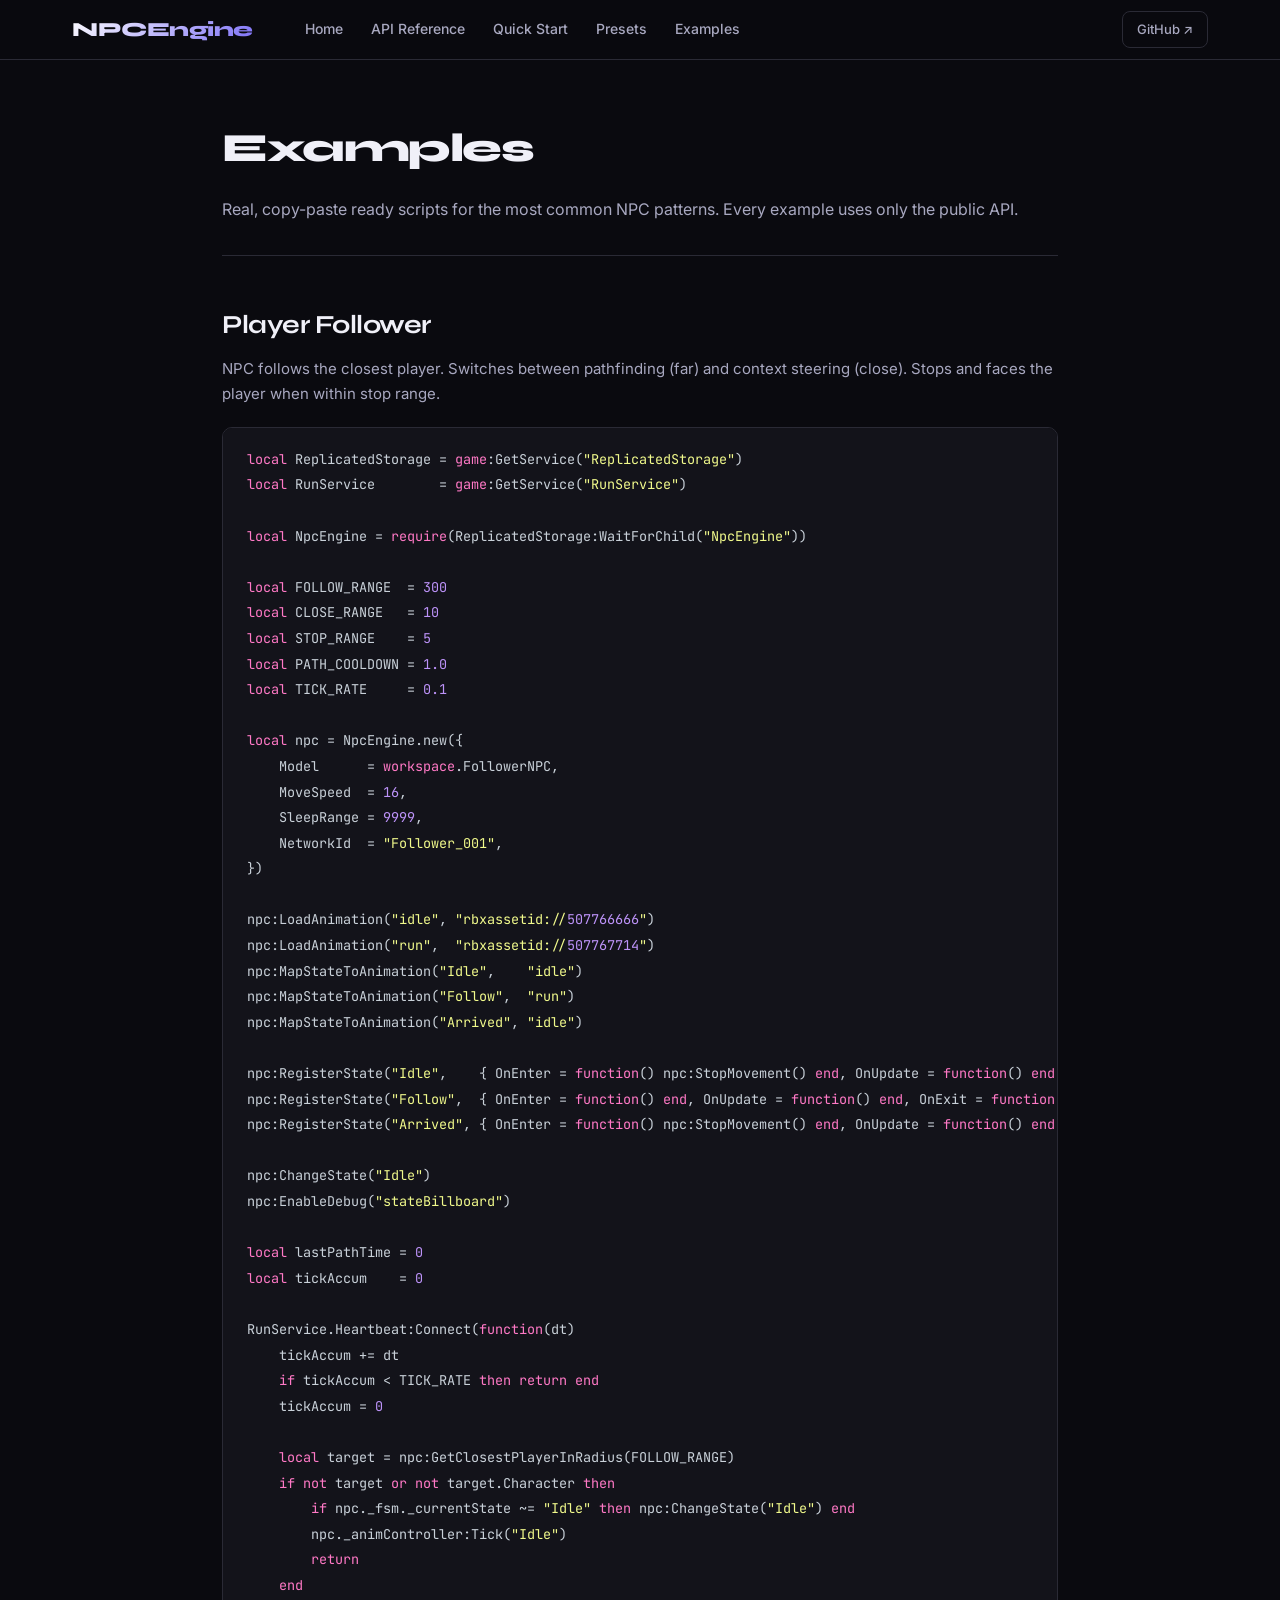
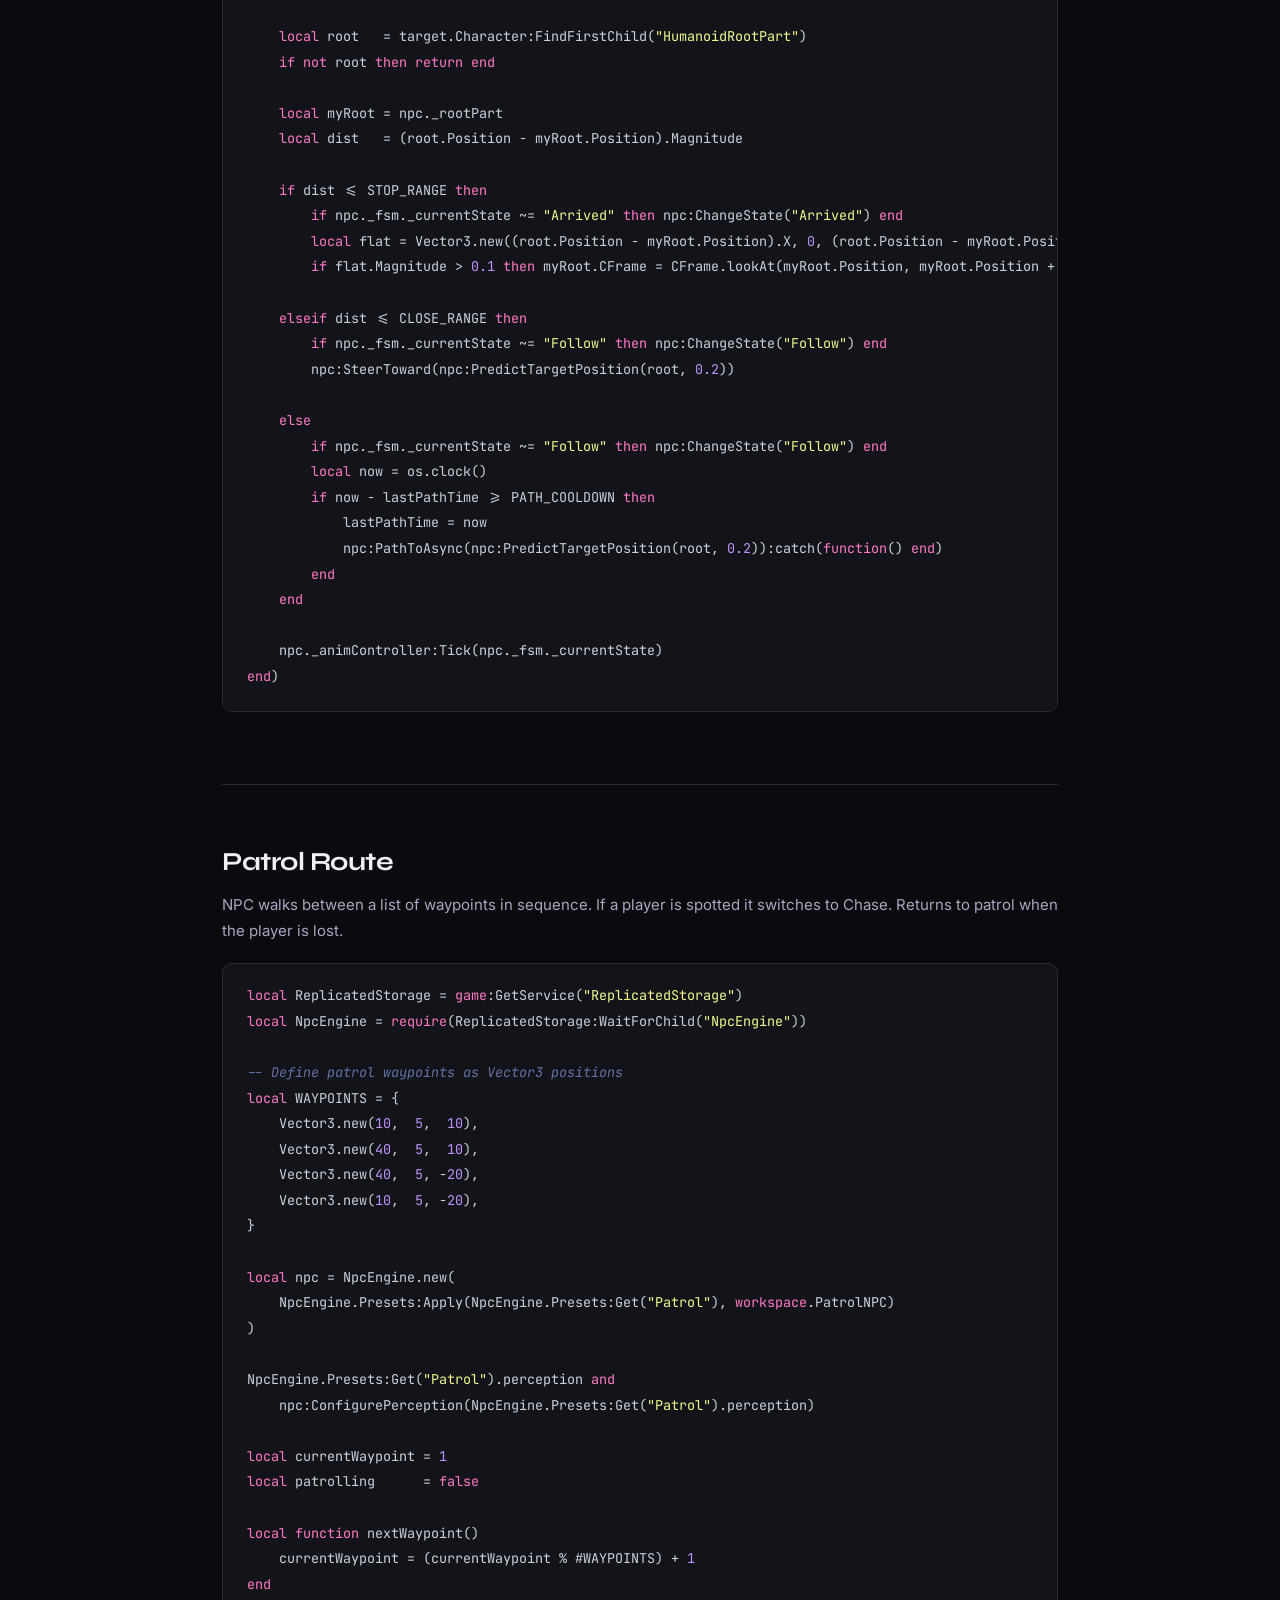
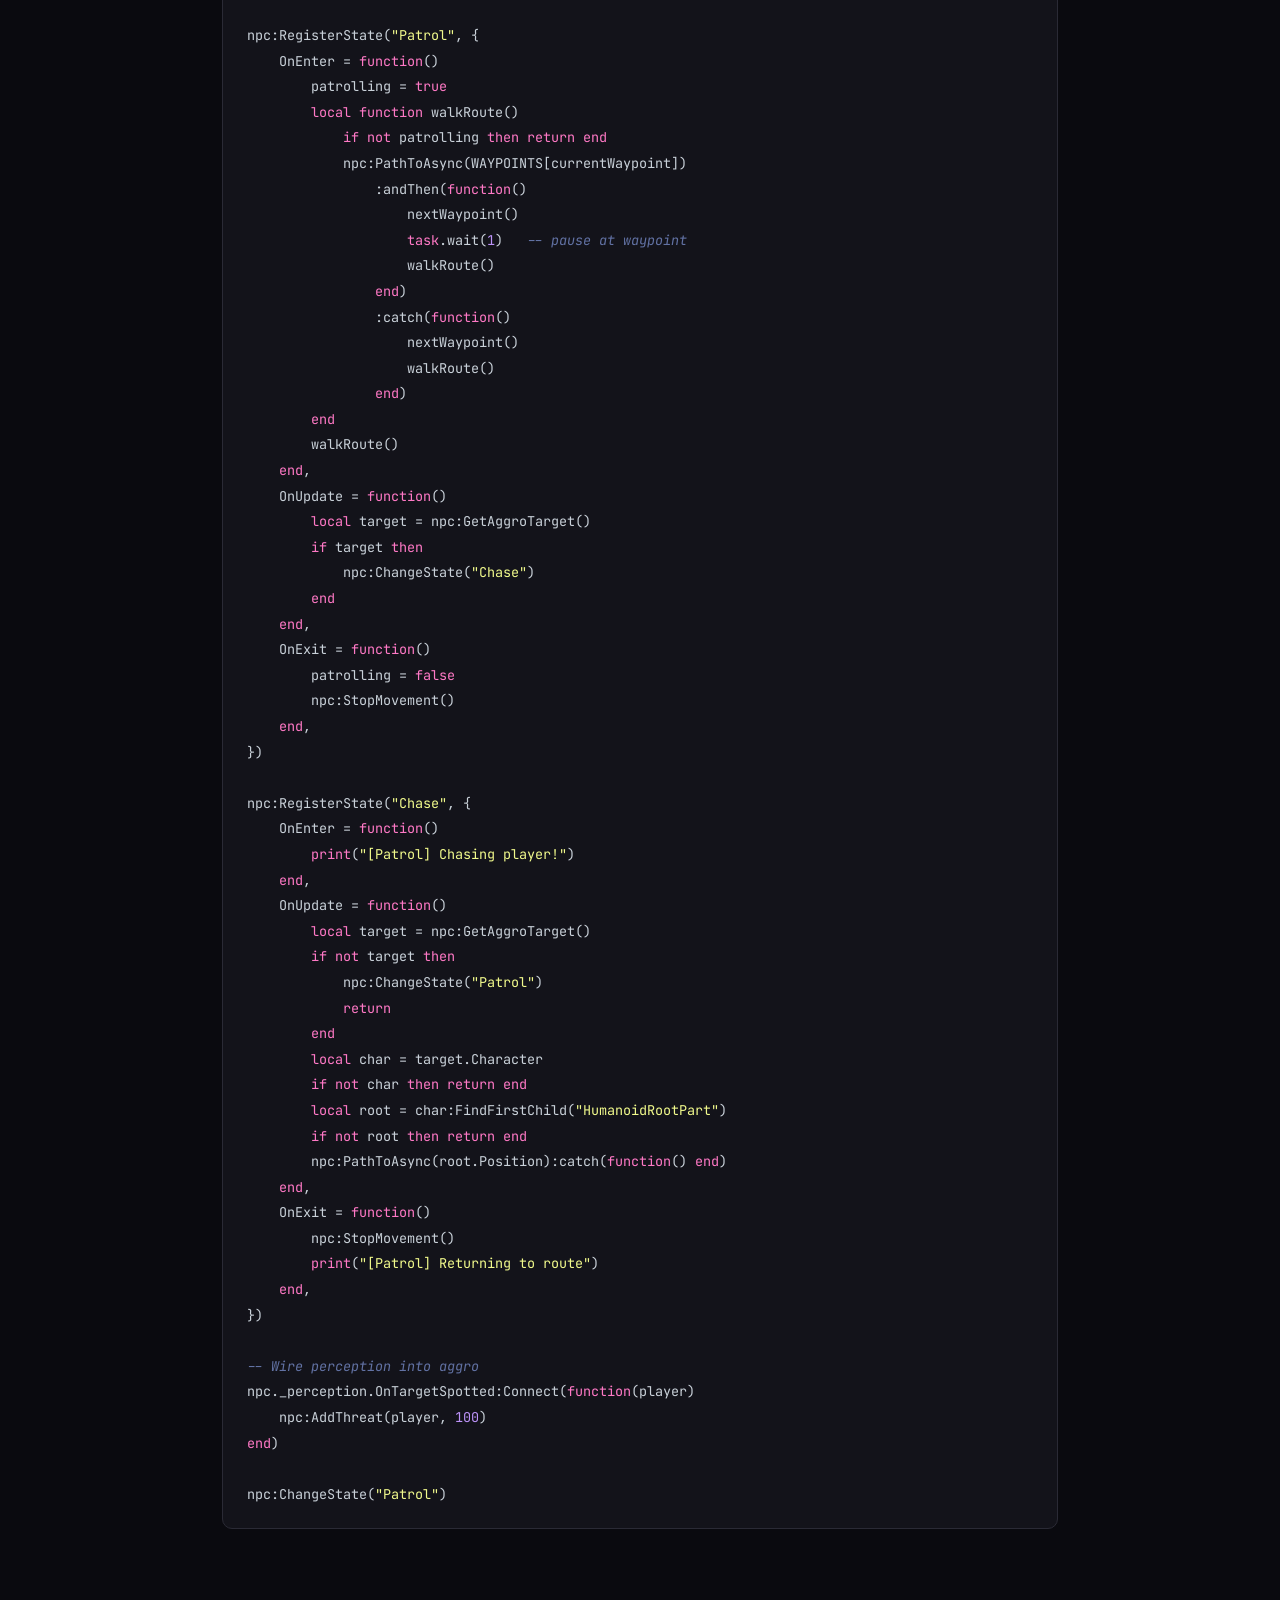
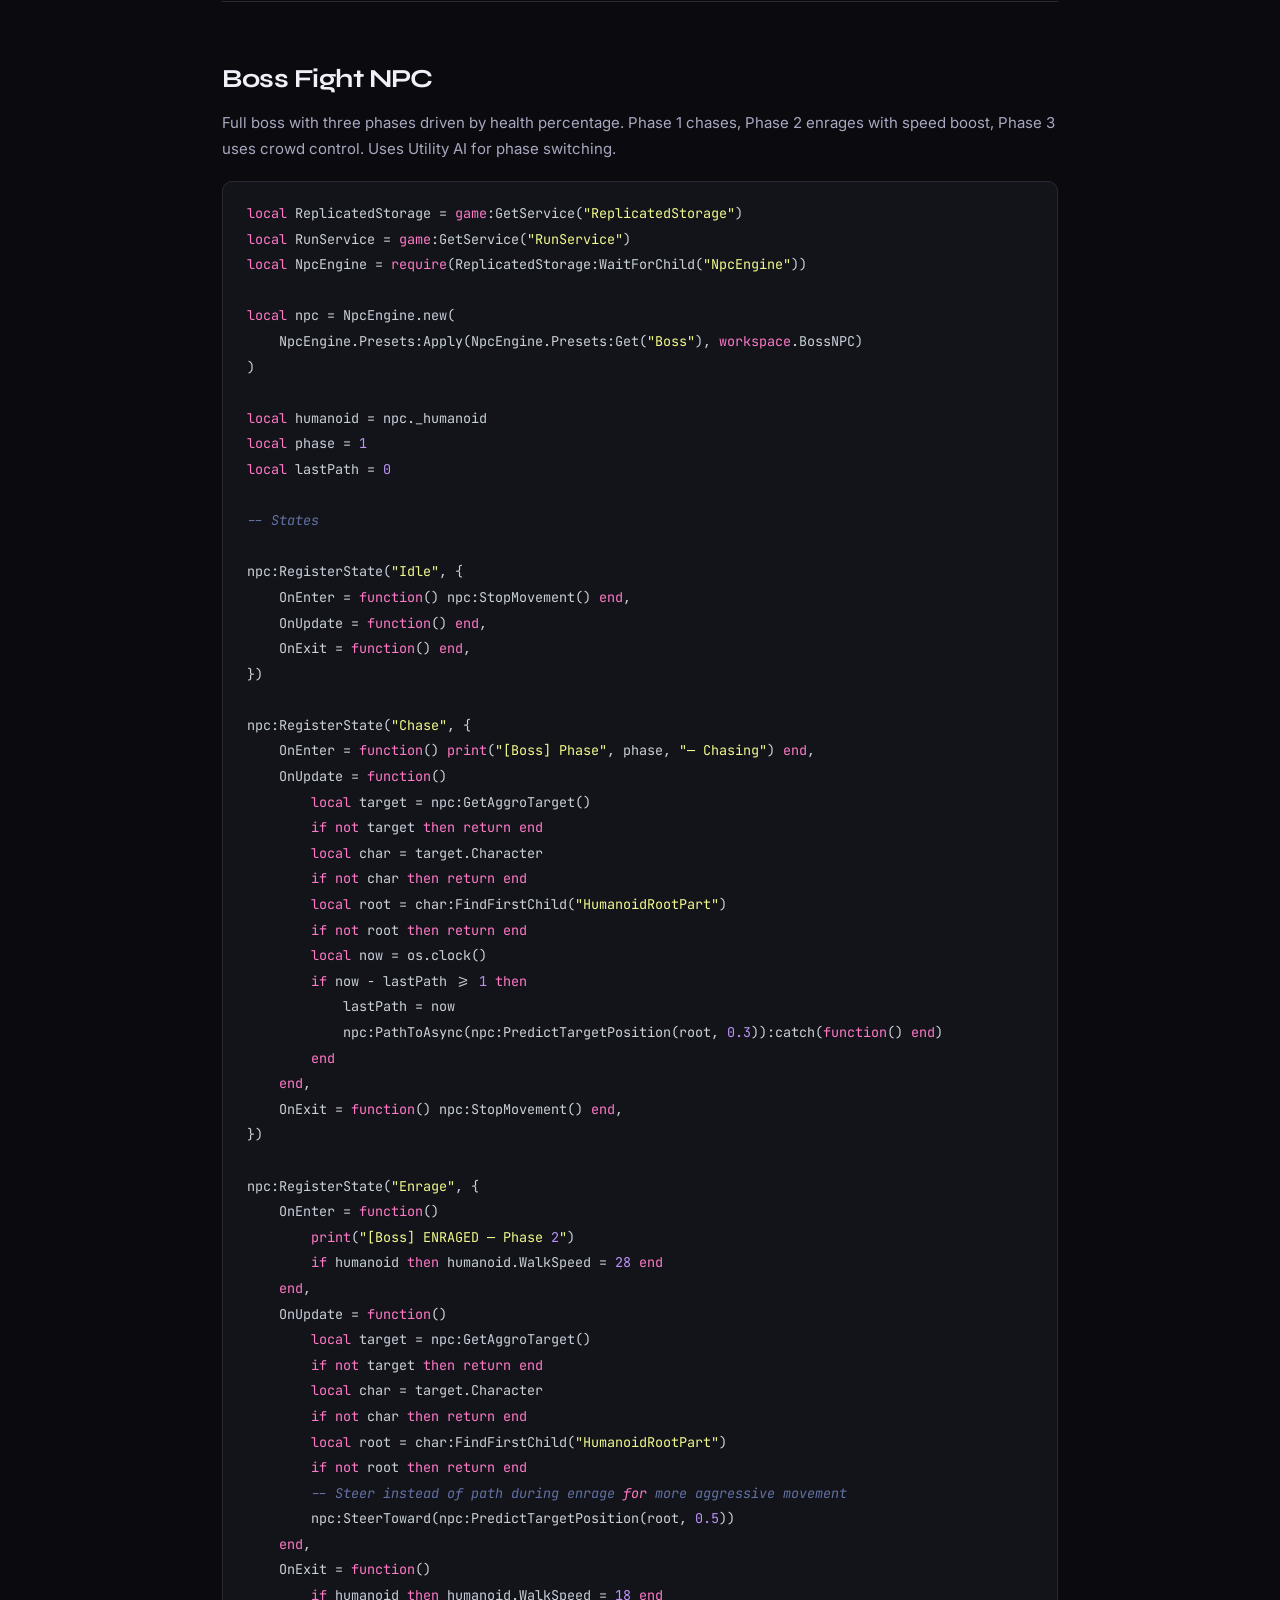
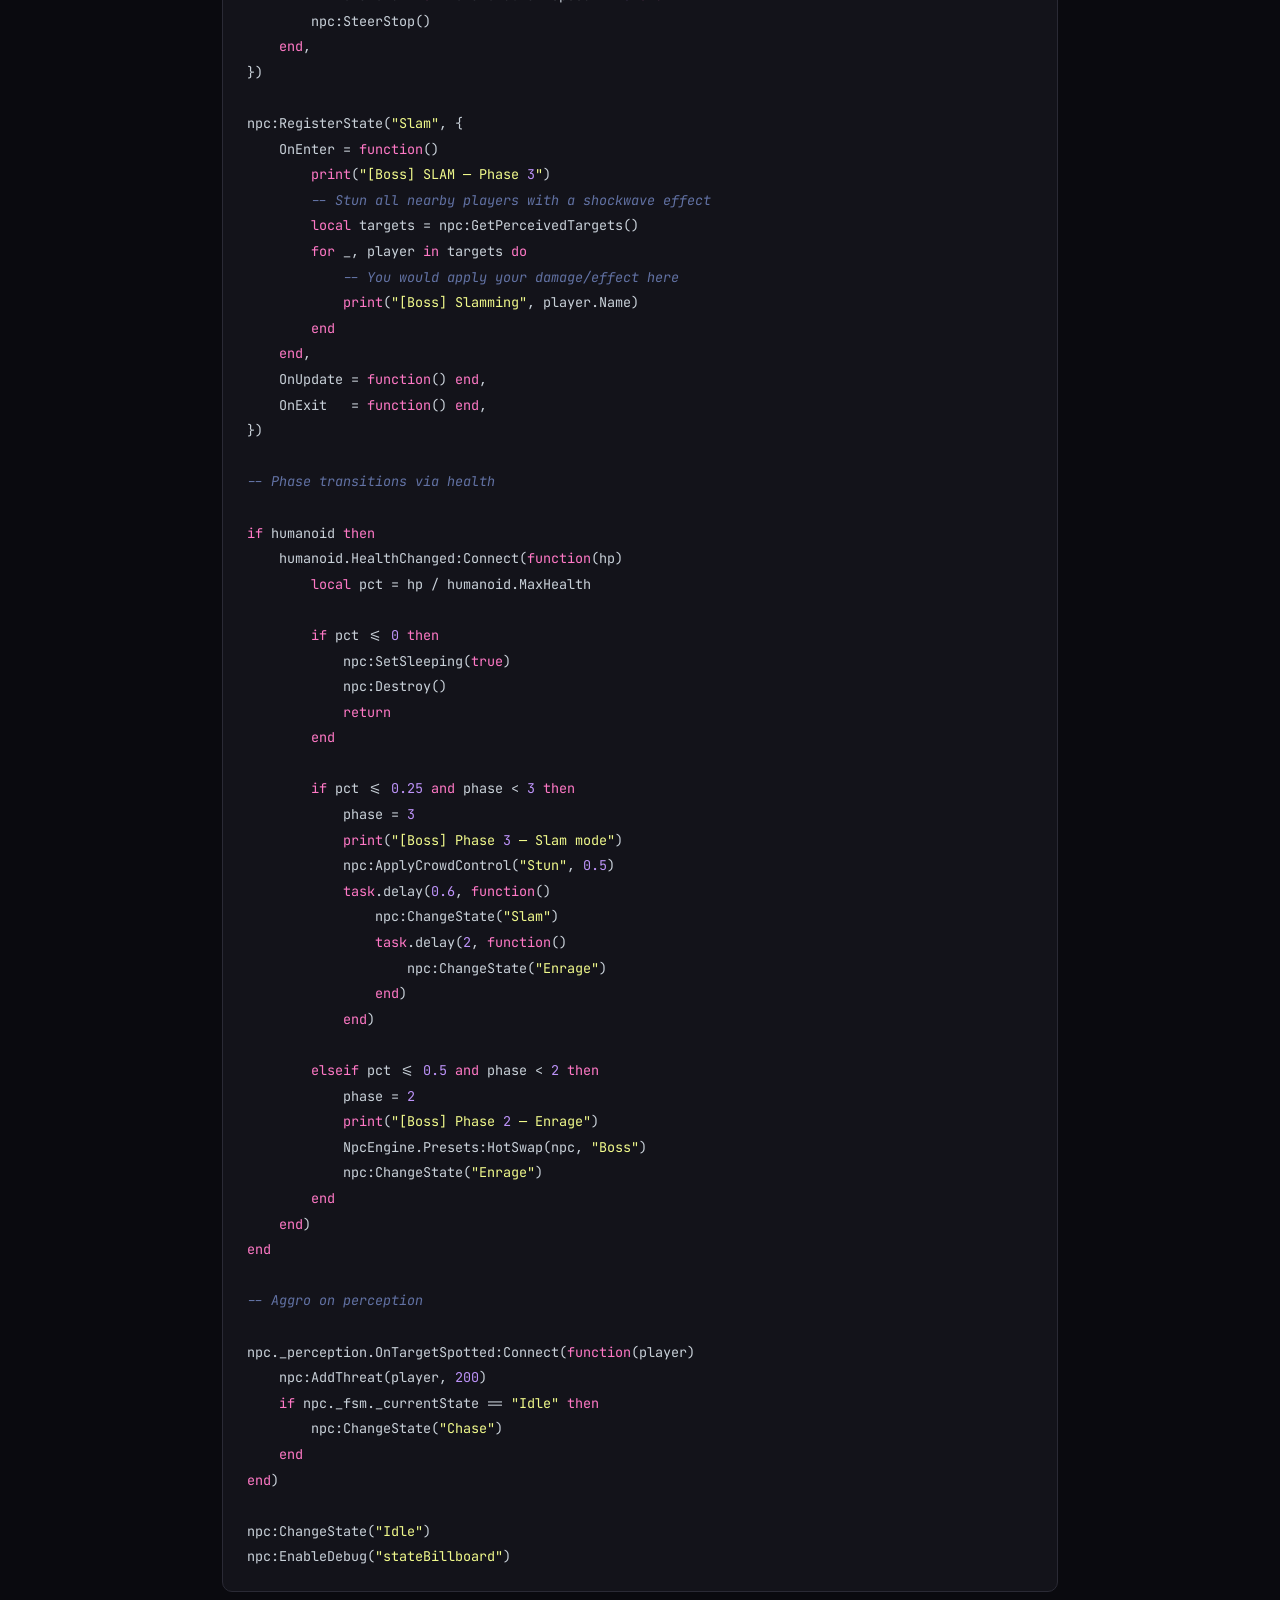
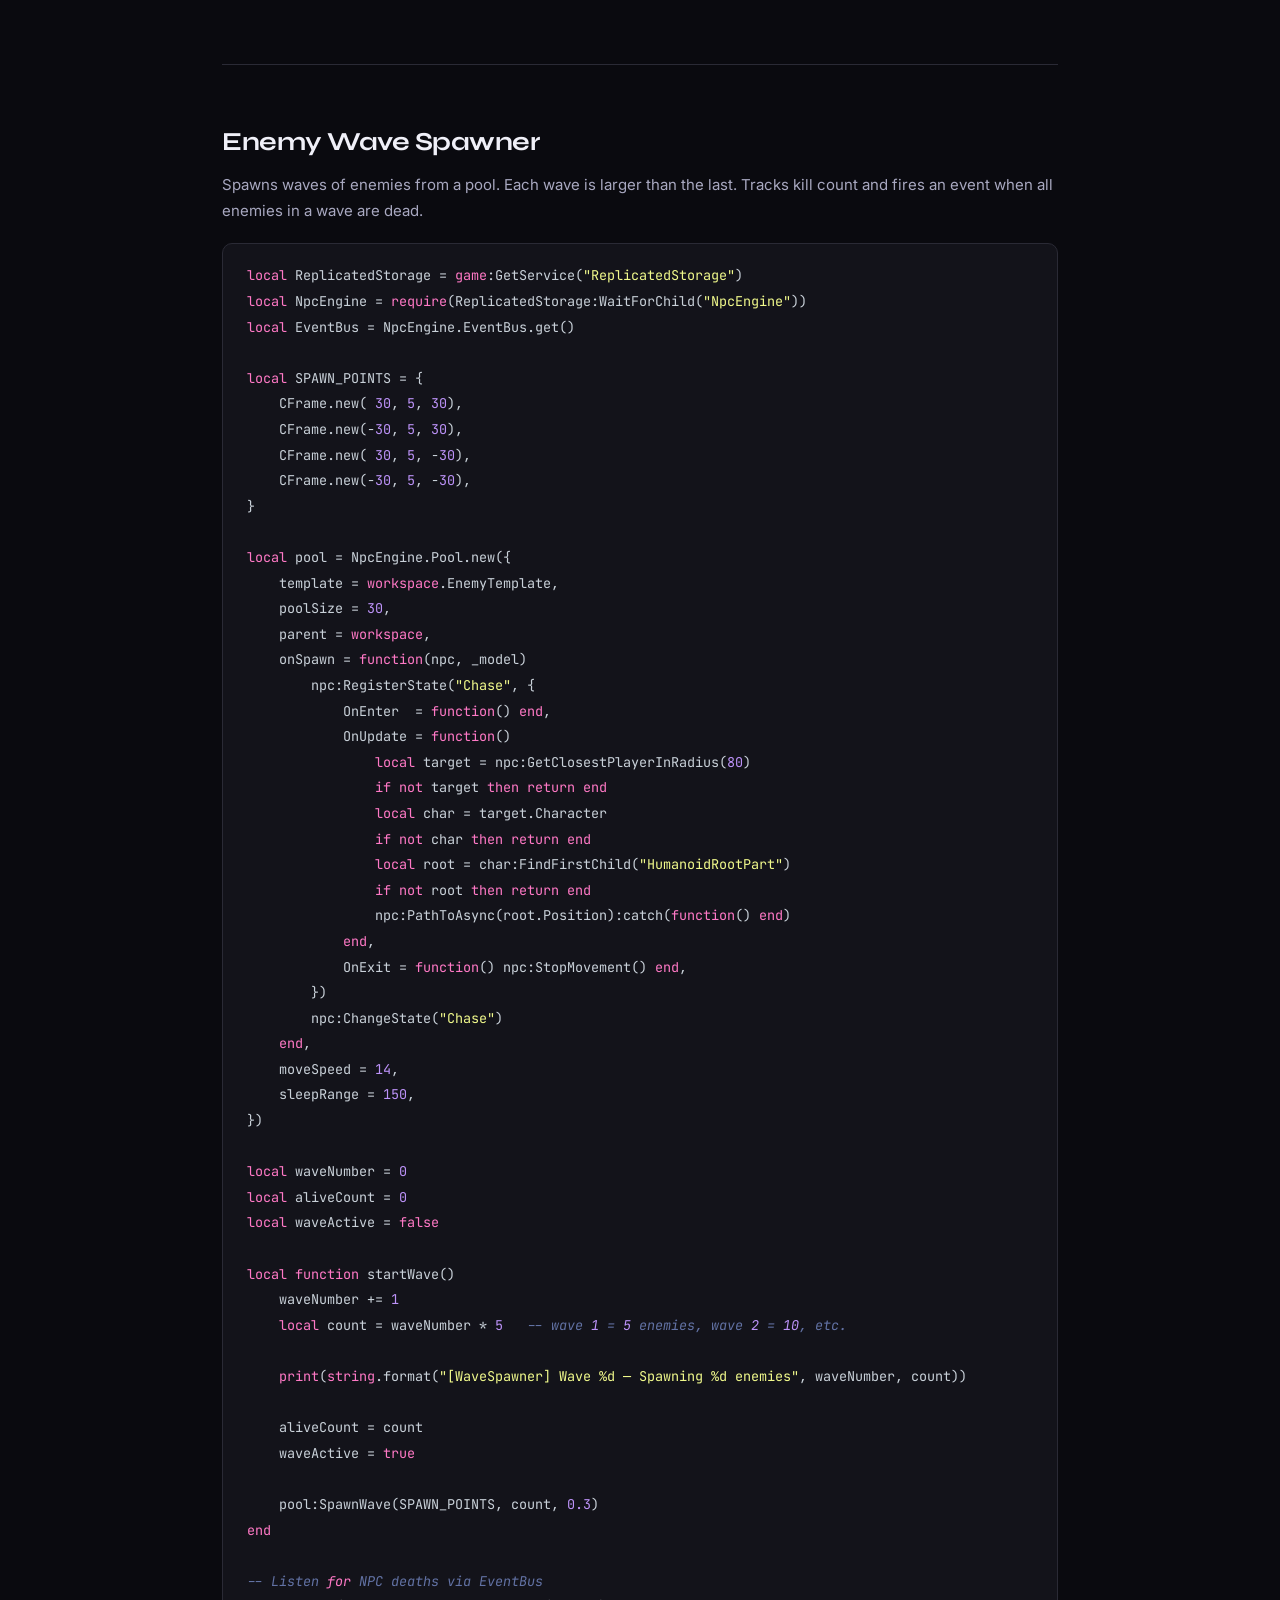
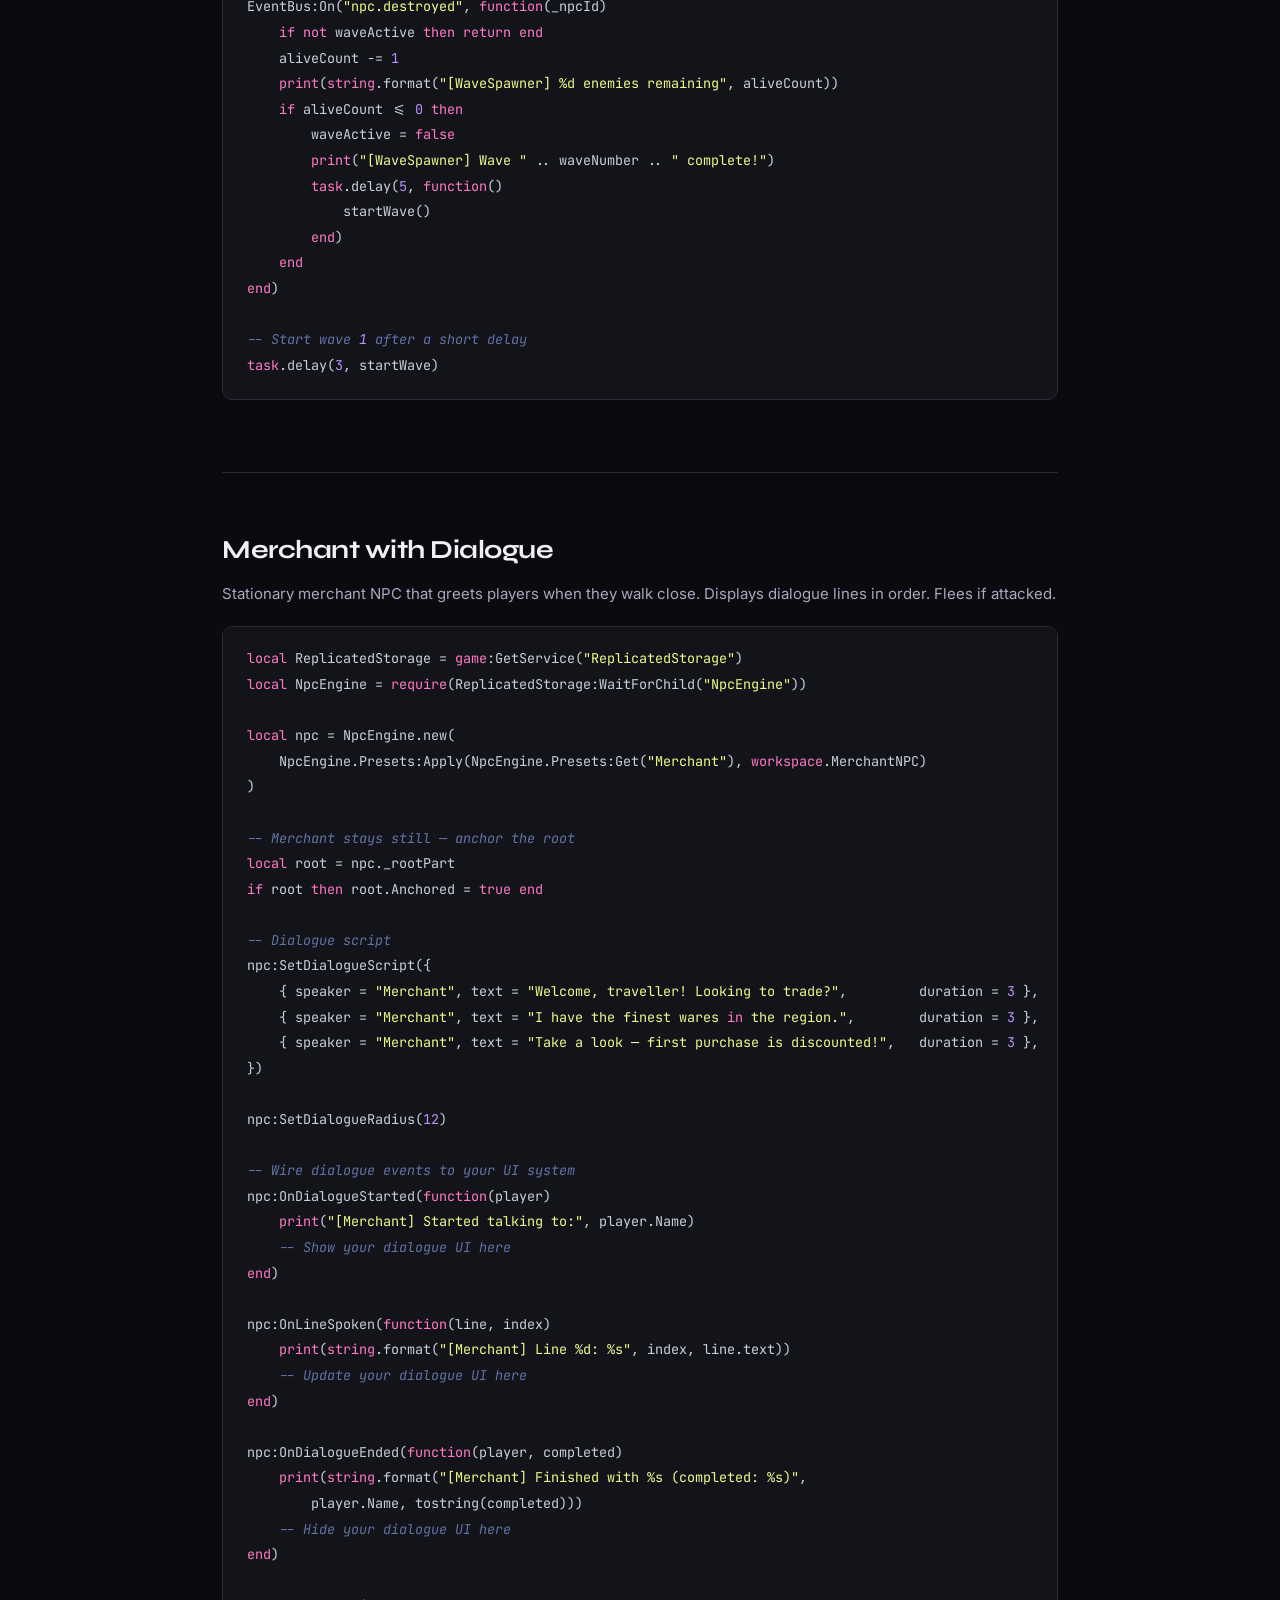
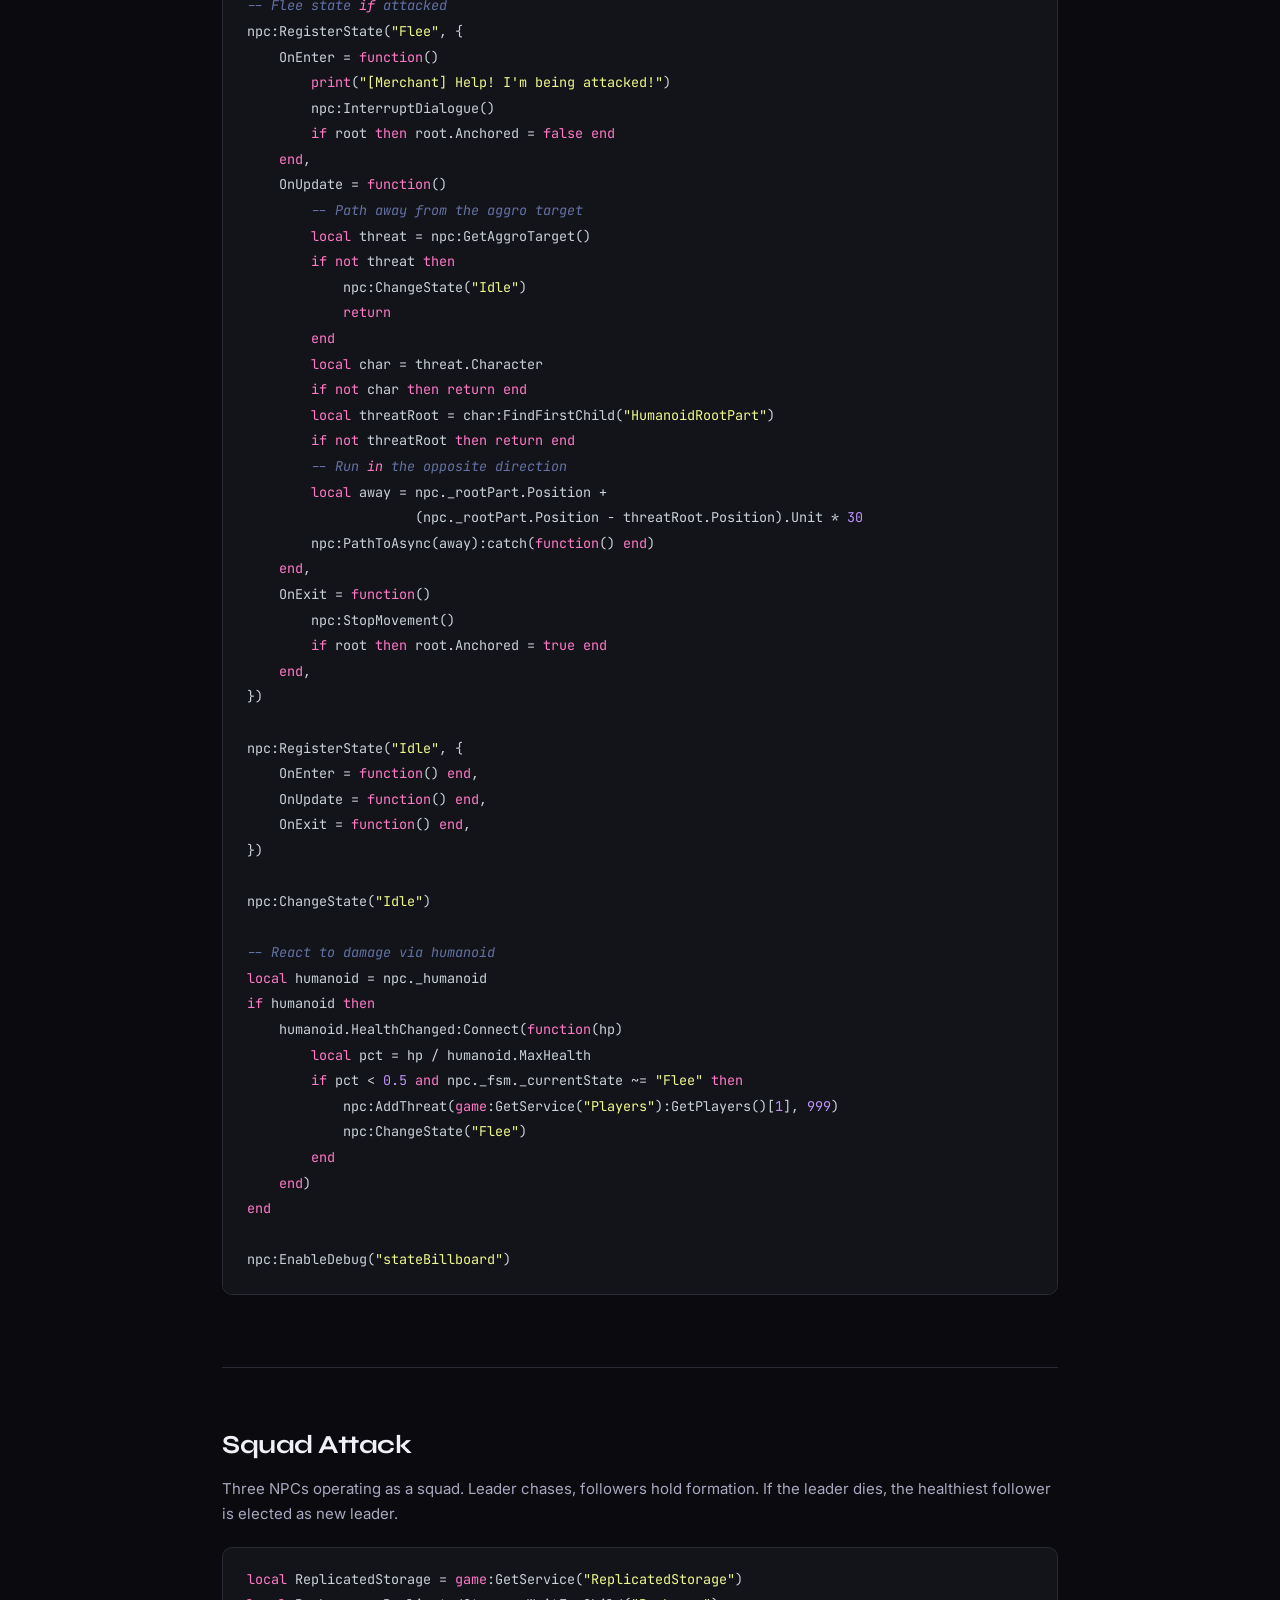
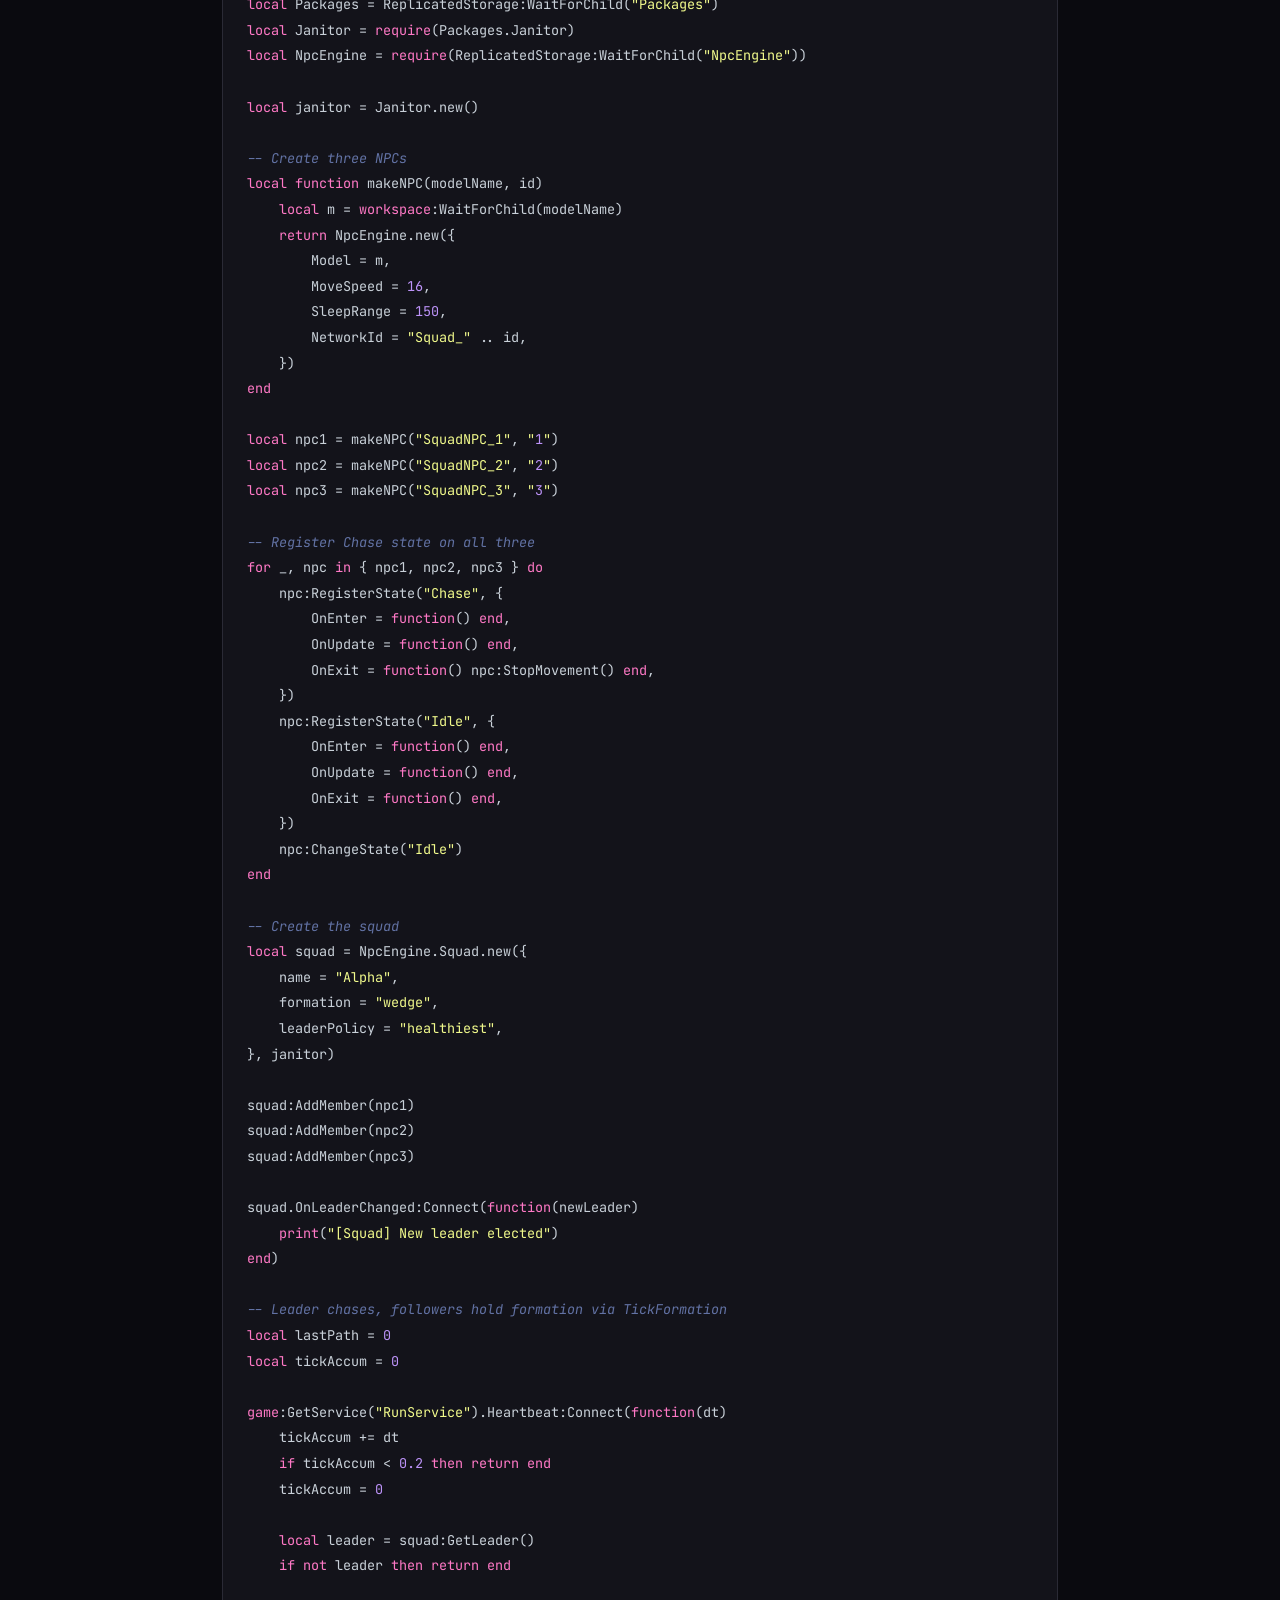
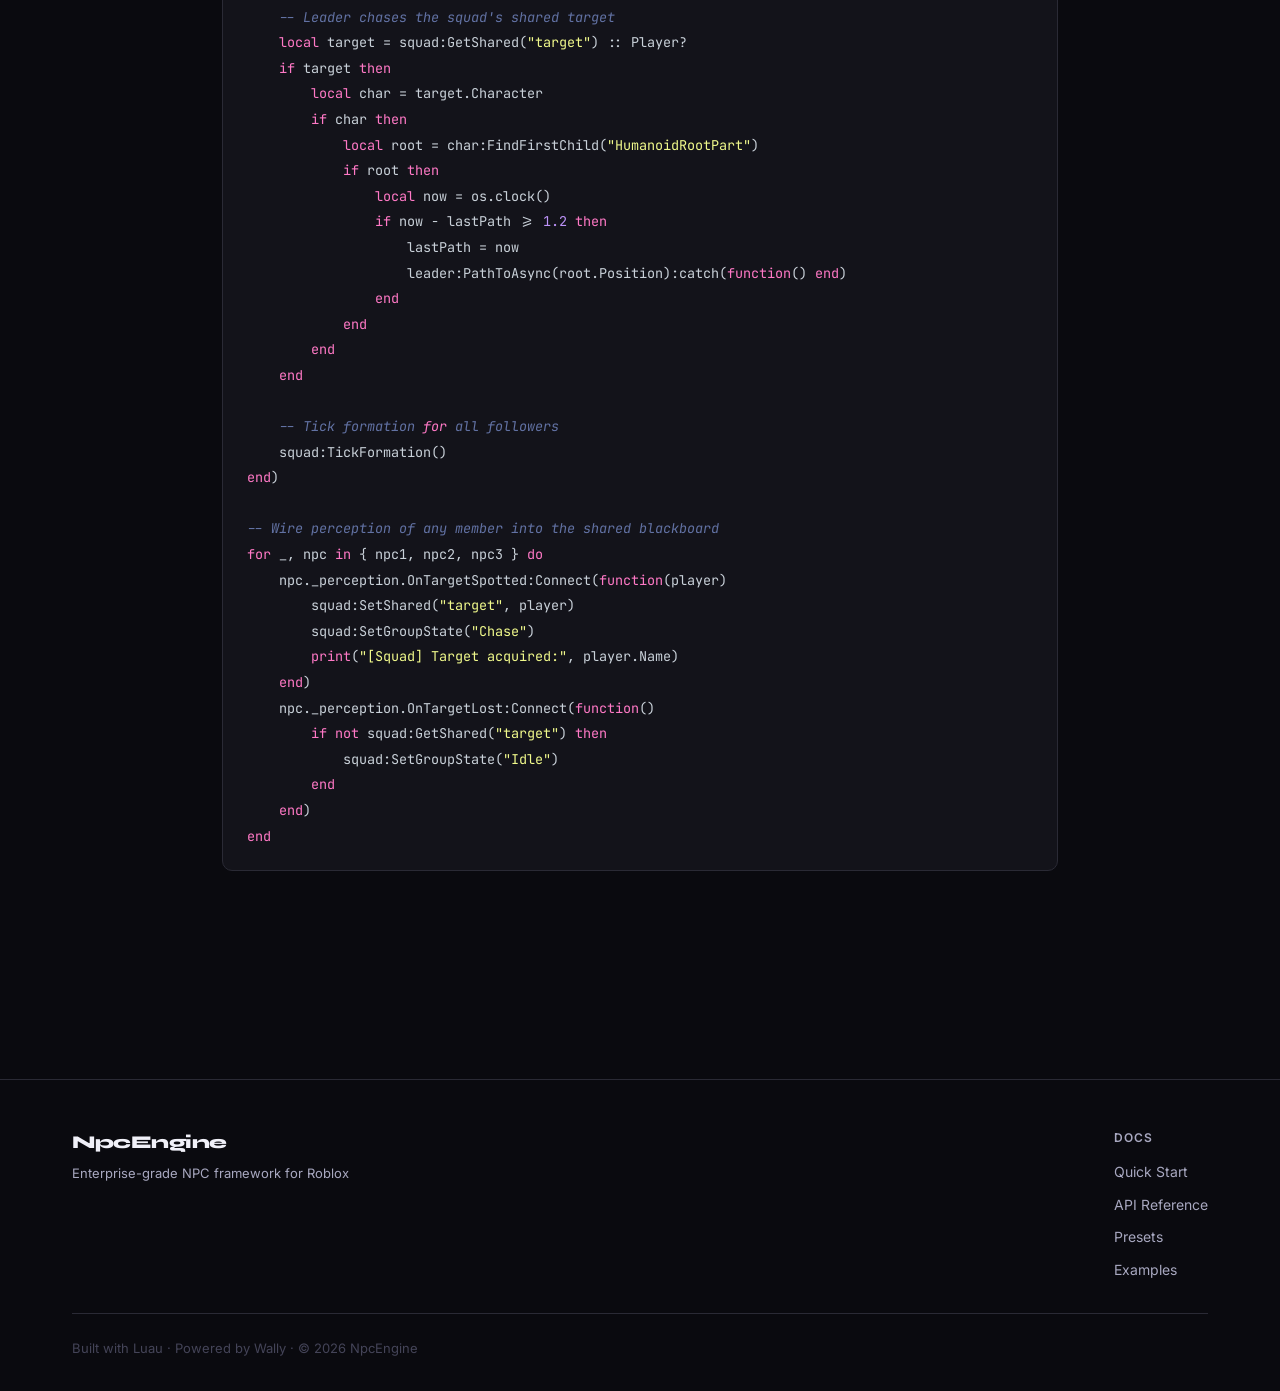
<file: examples.html>
<!DOCTYPE html>
<html lang="en">
<head>
<meta charset="UTF-8">
<meta name="viewport" content="width=device-width, initial-scale=1.0">
<title>Examples — NpcEngine</title>
<link rel="stylesheet" href="css/style.css">
<link rel="preconnect" href="https://fonts.googleapis.com">
<link href="https://fonts.googleapis.com/css2?family=Inter:wght@400;500;600&family=JetBrains+Mono:wght@400;500&family=Syne:wght@700;800&display=swap" rel="stylesheet">
</head>
<body>

<nav class="nav">
  <div class="nav-inner">
    <a href="index.html" class="nav-logo">NPCEngine</a>
    <div class="nav-links">
      <a href="index.html">Home</a>
      <a href="api.html">API Reference</a>
      <a href="guide.html">Quick Start</a>
      <a href="presets.html">Presets</a>
      <a href="examples.html">Examples</a>
    </div>
    <a href="https://github.com/yourusername/NPCEngine" class="nav-github" target="_blank">GitHub ↗</a>
    <button class="nav-hamburger" aria-label="Menu">
      <span></span>
      <span></span>
      <span></span>
    </button>
  </div>
</nav>

<div class="mobile-sidebar">
  <a href="index.html">Home</a>
  <a href="api.html">API Reference</a>
  <a href="guide.html">Quick Start</a>
  <a href="presets.html">Presets</a>
  <a href="examples.html">Examples</a>
  <div class="mobile-sidebar-divider"></div>
  <a href="https://github.com/yourusername/NPCEngine" class="mobile-github" target="_blank">GitHub ↗</a>
</div>

<div class="examples-page">

  <h1>Examples</h1>
  <p style="font-size:16px;color:var(--text-2);margin-bottom:48px;padding-bottom:32px;border-bottom:1px solid var(--border);line-height:1.7">
    Real, copy-paste ready scripts for the most common NPC patterns. Every example uses only the public API.
  </p>

  <div class="example-block">
    <h2>Player Follower</h2>
    <p>NPC follows the closest player. Switches between pathfinding (far) and context steering (close). Stops and faces the player when within stop range.</p>
    <pre><code>local ReplicatedStorage = game:GetService("ReplicatedStorage")
local RunService        = game:GetService("RunService")

local NpcEngine = require(ReplicatedStorage:WaitForChild("NpcEngine"))

local FOLLOW_RANGE  = 300
local CLOSE_RANGE   = 10
local STOP_RANGE    = 5
local PATH_COOLDOWN = 1.0
local TICK_RATE     = 0.1

local npc = NpcEngine.new({
    Model      = workspace.FollowerNPC,
    MoveSpeed  = 16,
    SleepRange = 9999,
    NetworkId  = "Follower_001",
})

npc:LoadAnimation("idle", "rbxassetid://507766666")
npc:LoadAnimation("run",  "rbxassetid://507767714")
npc:MapStateToAnimation("Idle",    "idle")
npc:MapStateToAnimation("Follow",  "run")
npc:MapStateToAnimation("Arrived", "idle")

npc:RegisterState("Idle",    { OnEnter = function() npc:StopMovement() end, OnUpdate = function() end, OnExit = function() end })
npc:RegisterState("Follow",  { OnEnter = function() end, OnUpdate = function() end, OnExit = function() npc:StopMovement() npc:SteerStop() end })
npc:RegisterState("Arrived", { OnEnter = function() npc:StopMovement() end, OnUpdate = function() end, OnExit = function() end })

npc:ChangeState("Idle")
npc:EnableDebug("stateBillboard")

local lastPathTime = 0
local tickAccum    = 0

RunService.Heartbeat:Connect(function(dt)
    tickAccum += dt
    if tickAccum < TICK_RATE then return end
    tickAccum = 0

    local target = npc:GetClosestPlayerInRadius(FOLLOW_RANGE)
    if not target or not target.Character then
        if npc._fsm._currentState ~= "Idle" then npc:ChangeState("Idle") end
        npc._animController:Tick("Idle")
        return
    end

    local root   = target.Character:FindFirstChild("HumanoidRootPart")
    if not root then return end

    local myRoot = npc._rootPart
    local dist   = (root.Position - myRoot.Position).Magnitude

    if dist <= STOP_RANGE then
        if npc._fsm._currentState ~= "Arrived" then npc:ChangeState("Arrived") end
        local flat = Vector3.new((root.Position - myRoot.Position).X, 0, (root.Position - myRoot.Position).Z)
        if flat.Magnitude > 0.1 then myRoot.CFrame = CFrame.lookAt(myRoot.Position, myRoot.Position + flat) end

    elseif dist <= CLOSE_RANGE then
        if npc._fsm._currentState ~= "Follow" then npc:ChangeState("Follow") end
        npc:SteerToward(npc:PredictTargetPosition(root, 0.2))

    else
        if npc._fsm._currentState ~= "Follow" then npc:ChangeState("Follow") end
        local now = os.clock()
        if now - lastPathTime >= PATH_COOLDOWN then
            lastPathTime = now
            npc:PathToAsync(npc:PredictTargetPosition(root, 0.2)):catch(function() end)
        end
    end

    npc._animController:Tick(npc._fsm._currentState)
end)</code></pre>
  </div>

  <div class="example-block">
    <h2>Patrol Route</h2>
    <p>NPC walks between a list of waypoints in sequence. If a player is spotted it switches to Chase. Returns to patrol when the player is lost.</p>
    <pre><code>local ReplicatedStorage = game:GetService("ReplicatedStorage")
local NpcEngine = require(ReplicatedStorage:WaitForChild("NpcEngine"))

-- Define patrol waypoints as Vector3 positions
local WAYPOINTS = {
    Vector3.new(10,  5,  10),
    Vector3.new(40,  5,  10),
    Vector3.new(40,  5, -20),
    Vector3.new(10,  5, -20),
}

local npc = NpcEngine.new(
    NpcEngine.Presets:Apply(NpcEngine.Presets:Get("Patrol"), workspace.PatrolNPC)
)

NpcEngine.Presets:Get("Patrol").perception and
    npc:ConfigurePerception(NpcEngine.Presets:Get("Patrol").perception)

local currentWaypoint = 1
local patrolling      = false

local function nextWaypoint()
    currentWaypoint = (currentWaypoint % #WAYPOINTS) + 1
end

npc:RegisterState("Patrol", {
    OnEnter = function()
        patrolling = true
        local function walkRoute()
            if not patrolling then return end
            npc:PathToAsync(WAYPOINTS[currentWaypoint])
                :andThen(function()
                    nextWaypoint()
                    task.wait(1)   -- pause at waypoint
                    walkRoute()
                end)
                :catch(function()
                    nextWaypoint()
                    walkRoute()
                end)
        end
        walkRoute()
    end,
    OnUpdate = function()
        local target = npc:GetAggroTarget()
        if target then
            npc:ChangeState("Chase")
        end
    end,
    OnExit = function()
        patrolling = false
        npc:StopMovement()
    end,
})

npc:RegisterState("Chase", {
    OnEnter = function()
        print("[Patrol] Chasing player!")
    end,
    OnUpdate = function()
        local target = npc:GetAggroTarget()
        if not target then
            npc:ChangeState("Patrol")
            return
        end
        local char = target.Character
        if not char then return end
        local root = char:FindFirstChild("HumanoidRootPart")
        if not root then return end
        npc:PathToAsync(root.Position):catch(function() end)
    end,
    OnExit = function()
        npc:StopMovement()
        print("[Patrol] Returning to route")
    end,
})

-- Wire perception into aggro
npc._perception.OnTargetSpotted:Connect(function(player)
    npc:AddThreat(player, 100)
end)

npc:ChangeState("Patrol")</code></pre>
  </div>

  <div class="example-block">
    <h2>Boss Fight NPC</h2>
    <p>Full boss with three phases driven by health percentage. Phase 1 chases, Phase 2 enrages with speed boost, Phase 3 uses crowd control. Uses Utility AI for phase switching.</p>
    <pre><code>local ReplicatedStorage = game:GetService("ReplicatedStorage")
local RunService = game:GetService("RunService")
local NpcEngine = require(ReplicatedStorage:WaitForChild("NpcEngine"))

local npc = NpcEngine.new(
    NpcEngine.Presets:Apply(NpcEngine.Presets:Get("Boss"), workspace.BossNPC)
)

local humanoid = npc._humanoid
local phase = 1
local lastPath = 0

-- States

npc:RegisterState("Idle", {
    OnEnter = function() npc:StopMovement() end,
    OnUpdate = function() end,
    OnExit = function() end,
})

npc:RegisterState("Chase", {
    OnEnter = function() print("[Boss] Phase", phase, "— Chasing") end,
    OnUpdate = function()
        local target = npc:GetAggroTarget()
        if not target then return end
        local char = target.Character
        if not char then return end
        local root = char:FindFirstChild("HumanoidRootPart")
        if not root then return end
        local now = os.clock()
        if now - lastPath >= 1 then
            lastPath = now
            npc:PathToAsync(npc:PredictTargetPosition(root, 0.3)):catch(function() end)
        end
    end,
    OnExit = function() npc:StopMovement() end,
})

npc:RegisterState("Enrage", {
    OnEnter = function()
        print("[Boss] ENRAGED — Phase 2")
        if humanoid then humanoid.WalkSpeed = 28 end
    end,
    OnUpdate = function()
        local target = npc:GetAggroTarget()
        if not target then return end
        local char = target.Character
        if not char then return end
        local root = char:FindFirstChild("HumanoidRootPart")
        if not root then return end
        -- Steer instead of path during enrage for more aggressive movement
        npc:SteerToward(npc:PredictTargetPosition(root, 0.5))
    end,
    OnExit = function()
        if humanoid then humanoid.WalkSpeed = 18 end
        npc:SteerStop()
    end,
})

npc:RegisterState("Slam", {
    OnEnter = function()
        print("[Boss] SLAM — Phase 3")
        -- Stun all nearby players with a shockwave effect
        local targets = npc:GetPerceivedTargets()
        for _, player in targets do
            -- You would apply your damage/effect here
            print("[Boss] Slamming", player.Name)
        end
    end,
    OnUpdate = function() end,
    OnExit   = function() end,
})

-- Phase transitions via health

if humanoid then
    humanoid.HealthChanged:Connect(function(hp)
        local pct = hp / humanoid.MaxHealth

        if pct <= 0 then
            npc:SetSleeping(true)
            npc:Destroy()
            return
        end

        if pct <= 0.25 and phase < 3 then
            phase = 3
            print("[Boss] Phase 3 — Slam mode")
            npc:ApplyCrowdControl("Stun", 0.5)
            task.delay(0.6, function()
                npc:ChangeState("Slam")
                task.delay(2, function()
                    npc:ChangeState("Enrage")
                end)
            end)

        elseif pct <= 0.5 and phase < 2 then
            phase = 2
            print("[Boss] Phase 2 — Enrage")
            NpcEngine.Presets:HotSwap(npc, "Boss")
            npc:ChangeState("Enrage")
        end
    end)
end

-- Aggro on perception

npc._perception.OnTargetSpotted:Connect(function(player)
    npc:AddThreat(player, 200)
    if npc._fsm._currentState == "Idle" then
        npc:ChangeState("Chase")
    end
end)

npc:ChangeState("Idle")
npc:EnableDebug("stateBillboard")</code></pre>
  </div>

  <div class="example-block">
    <h2>Enemy Wave Spawner</h2>
    <p>Spawns waves of enemies from a pool. Each wave is larger than the last. Tracks kill count and fires an event when all enemies in a wave are dead.</p>
    <pre><code>local ReplicatedStorage = game:GetService("ReplicatedStorage")
local NpcEngine = require(ReplicatedStorage:WaitForChild("NpcEngine"))
local EventBus = NpcEngine.EventBus.get()

local SPAWN_POINTS = {
    CFrame.new( 30, 5, 30),
    CFrame.new(-30, 5, 30),
    CFrame.new( 30, 5, -30),
    CFrame.new(-30, 5, -30),
}

local pool = NpcEngine.Pool.new({
    template = workspace.EnemyTemplate,
    poolSize = 30,
    parent = workspace,
    onSpawn = function(npc, _model)
        npc:RegisterState("Chase", {
            OnEnter  = function() end,
            OnUpdate = function()
                local target = npc:GetClosestPlayerInRadius(80)
                if not target then return end
                local char = target.Character
                if not char then return end
                local root = char:FindFirstChild("HumanoidRootPart")
                if not root then return end
                npc:PathToAsync(root.Position):catch(function() end)
            end,
            OnExit = function() npc:StopMovement() end,
        })
        npc:ChangeState("Chase")
    end,
    moveSpeed = 14,
    sleepRange = 150,
})

local waveNumber = 0
local aliveCount = 0
local waveActive = false

local function startWave()
    waveNumber += 1
    local count = waveNumber * 5   -- wave 1 = 5 enemies, wave 2 = 10, etc.

    print(string.format("[WaveSpawner] Wave %d — Spawning %d enemies", waveNumber, count))

    aliveCount = count
    waveActive = true

    pool:SpawnWave(SPAWN_POINTS, count, 0.3)
end

-- Listen for NPC deaths via EventBus
EventBus:On("npc.destroyed", function(_npcId)
    if not waveActive then return end
    aliveCount -= 1
    print(string.format("[WaveSpawner] %d enemies remaining", aliveCount))
    if aliveCount <= 0 then
        waveActive = false
        print("[WaveSpawner] Wave " .. waveNumber .. " complete!")
        task.delay(5, function()
            startWave()
        end)
    end
end)

-- Start wave 1 after a short delay
task.delay(3, startWave)</code></pre>
  </div>
  <div class="example-block">
    <h2>Merchant with Dialogue</h2>
    <p>Stationary merchant NPC that greets players when they walk close. Displays dialogue lines in order. Flees if attacked.</p>
    <pre><code>local ReplicatedStorage = game:GetService("ReplicatedStorage")
local NpcEngine = require(ReplicatedStorage:WaitForChild("NpcEngine"))

local npc = NpcEngine.new(
    NpcEngine.Presets:Apply(NpcEngine.Presets:Get("Merchant"), workspace.MerchantNPC)
)

-- Merchant stays still — anchor the root
local root = npc._rootPart
if root then root.Anchored = true end

-- Dialogue script
npc:SetDialogueScript({
    { speaker = "Merchant", text = "Welcome, traveller! Looking to trade?",         duration = 3 },
    { speaker = "Merchant", text = "I have the finest wares in the region.",        duration = 3 },
    { speaker = "Merchant", text = "Take a look — first purchase is discounted!",   duration = 3 },
})

npc:SetDialogueRadius(12)

-- Wire dialogue events to your UI system
npc:OnDialogueStarted(function(player)
    print("[Merchant] Started talking to:", player.Name)
    -- Show your dialogue UI here
end)

npc:OnLineSpoken(function(line, index)
    print(string.format("[Merchant] Line %d: %s", index, line.text))
    -- Update your dialogue UI here
end)

npc:OnDialogueEnded(function(player, completed)
    print(string.format("[Merchant] Finished with %s (completed: %s)",
        player.Name, tostring(completed)))
    -- Hide your dialogue UI here
end)

-- Flee state if attacked
npc:RegisterState("Flee", {
    OnEnter = function()
        print("[Merchant] Help! I'm being attacked!")
        npc:InterruptDialogue()
        if root then root.Anchored = false end
    end,
    OnUpdate = function()
        -- Path away from the aggro target
        local threat = npc:GetAggroTarget()
        if not threat then
            npc:ChangeState("Idle")
            return
        end
        local char = threat.Character
        if not char then return end
        local threatRoot = char:FindFirstChild("HumanoidRootPart")
        if not threatRoot then return end
        -- Run in the opposite direction
        local away = npc._rootPart.Position +
                     (npc._rootPart.Position - threatRoot.Position).Unit * 30
        npc:PathToAsync(away):catch(function() end)
    end,
    OnExit = function()
        npc:StopMovement()
        if root then root.Anchored = true end
    end,
})

npc:RegisterState("Idle", {
    OnEnter = function() end,
    OnUpdate = function() end,
    OnExit = function() end,
})

npc:ChangeState("Idle")

-- React to damage via humanoid
local humanoid = npc._humanoid
if humanoid then
    humanoid.HealthChanged:Connect(function(hp)
        local pct = hp / humanoid.MaxHealth
        if pct < 0.5 and npc._fsm._currentState ~= "Flee" then
            npc:AddThreat(game:GetService("Players"):GetPlayers()[1], 999)
            npc:ChangeState("Flee")
        end
    end)
end

npc:EnableDebug("stateBillboard")</code></pre>
  </div>
  <div class="example-block">
    <h2>Squad Attack</h2>
    <p>Three NPCs operating as a squad. Leader chases, followers hold formation. If the leader dies, the healthiest follower is elected as new leader.</p>
    <pre><code>local ReplicatedStorage = game:GetService("ReplicatedStorage")
local Packages = ReplicatedStorage:WaitForChild("Packages")
local Janitor = require(Packages.Janitor)
local NpcEngine = require(ReplicatedStorage:WaitForChild("NpcEngine"))

local janitor = Janitor.new()

-- Create three NPCs
local function makeNPC(modelName, id)
    local m = workspace:WaitForChild(modelName)
    return NpcEngine.new({
        Model = m,
        MoveSpeed = 16,
        SleepRange = 150,
        NetworkId = "Squad_" .. id,
    })
end

local npc1 = makeNPC("SquadNPC_1", "1")
local npc2 = makeNPC("SquadNPC_2", "2")
local npc3 = makeNPC("SquadNPC_3", "3")

-- Register Chase state on all three
for _, npc in { npc1, npc2, npc3 } do
    npc:RegisterState("Chase", {
        OnEnter = function() end,
        OnUpdate = function() end,
        OnExit = function() npc:StopMovement() end,
    })
    npc:RegisterState("Idle", {
        OnEnter = function() end,
        OnUpdate = function() end,
        OnExit = function() end,
    })
    npc:ChangeState("Idle")
end

-- Create the squad
local squad = NpcEngine.Squad.new({
    name = "Alpha",
    formation = "wedge",
    leaderPolicy = "healthiest",
}, janitor)

squad:AddMember(npc1)
squad:AddMember(npc2)
squad:AddMember(npc3)

squad.OnLeaderChanged:Connect(function(newLeader)
    print("[Squad] New leader elected")
end)

-- Leader chases, followers hold formation via TickFormation
local lastPath = 0
local tickAccum = 0

game:GetService("RunService").Heartbeat:Connect(function(dt)
    tickAccum += dt
    if tickAccum < 0.2 then return end
    tickAccum = 0

    local leader = squad:GetLeader()
    if not leader then return end

    -- Leader chases the squad's shared target
    local target = squad:GetShared("target") :: Player?
    if target then
        local char = target.Character
        if char then
            local root = char:FindFirstChild("HumanoidRootPart")
            if root then
                local now = os.clock()
                if now - lastPath >= 1.2 then
                    lastPath = now
                    leader:PathToAsync(root.Position):catch(function() end)
                end
            end
        end
    end

    -- Tick formation for all followers
    squad:TickFormation()
end)

-- Wire perception of any member into the shared blackboard
for _, npc in { npc1, npc2, npc3 } do
    npc._perception.OnTargetSpotted:Connect(function(player)
        squad:SetShared("target", player)
        squad:SetGroupState("Chase")
        print("[Squad] Target acquired:", player.Name)
    end)
    npc._perception.OnTargetLost:Connect(function()
        if not squad:GetShared("target") then
            squad:SetGroupState("Idle")
        end
    end)
end</code></pre>
  </div>

</div>

<footer class="footer">
  <div class="container">
    <div class="footer-inner">
      <div class="footer-brand">
        <div class="footer-logo">NpcEngine</div>
        <div class="footer-tagline">Enterprise-grade NPC framework for Roblox</div>
      </div>
      <div class="footer-links">
        <div class="footer-col">
          <div class="footer-col-title">Docs</div>
          <a href="guide.html">Quick Start</a>
          <a href="api.html">API Reference</a>
          <a href="presets.html">Presets</a>
          <a href="examples.html">Examples</a>
        </div>
      </div>
    </div>
    <div class="footer-bottom">Built with Luau · Powered by Wally · © 2026 NpcEngine</div>
  </div>
</footer>

<script src="js/main.js"></script>
</body>
</html>
</file>
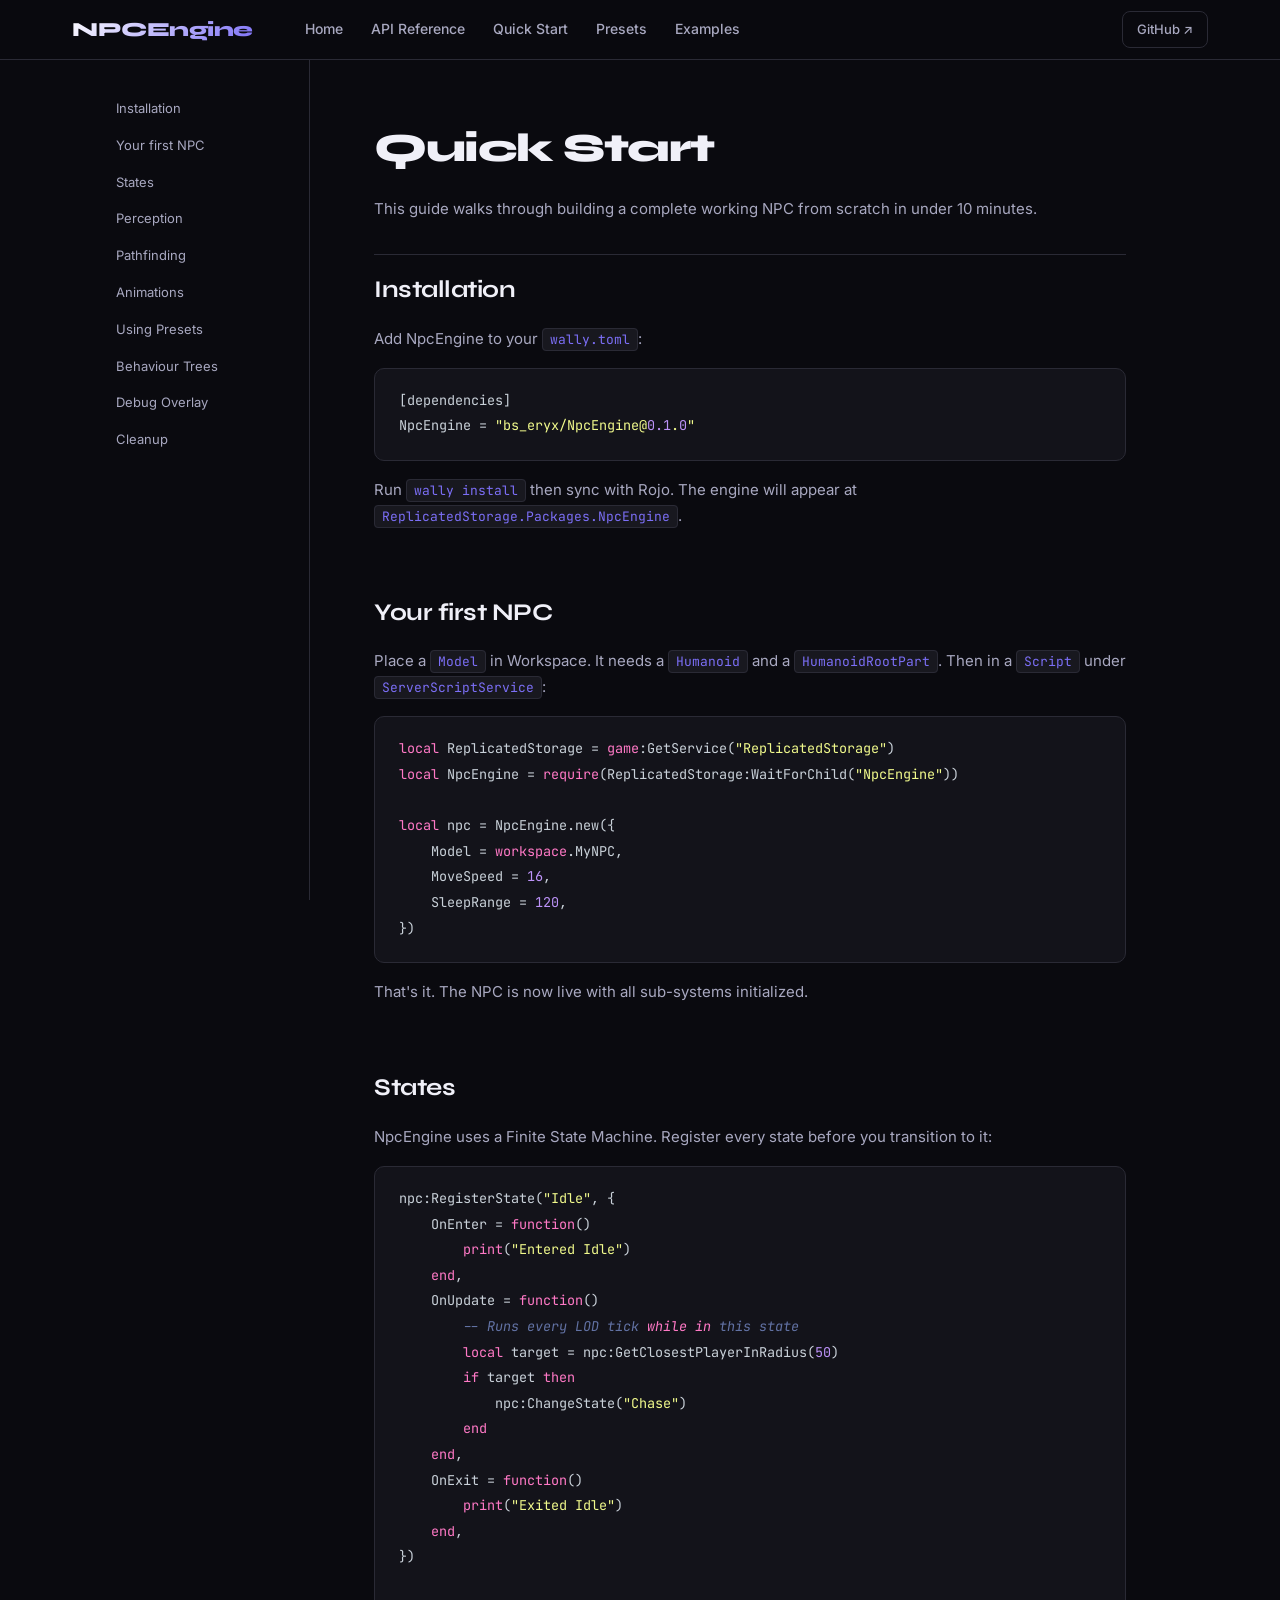
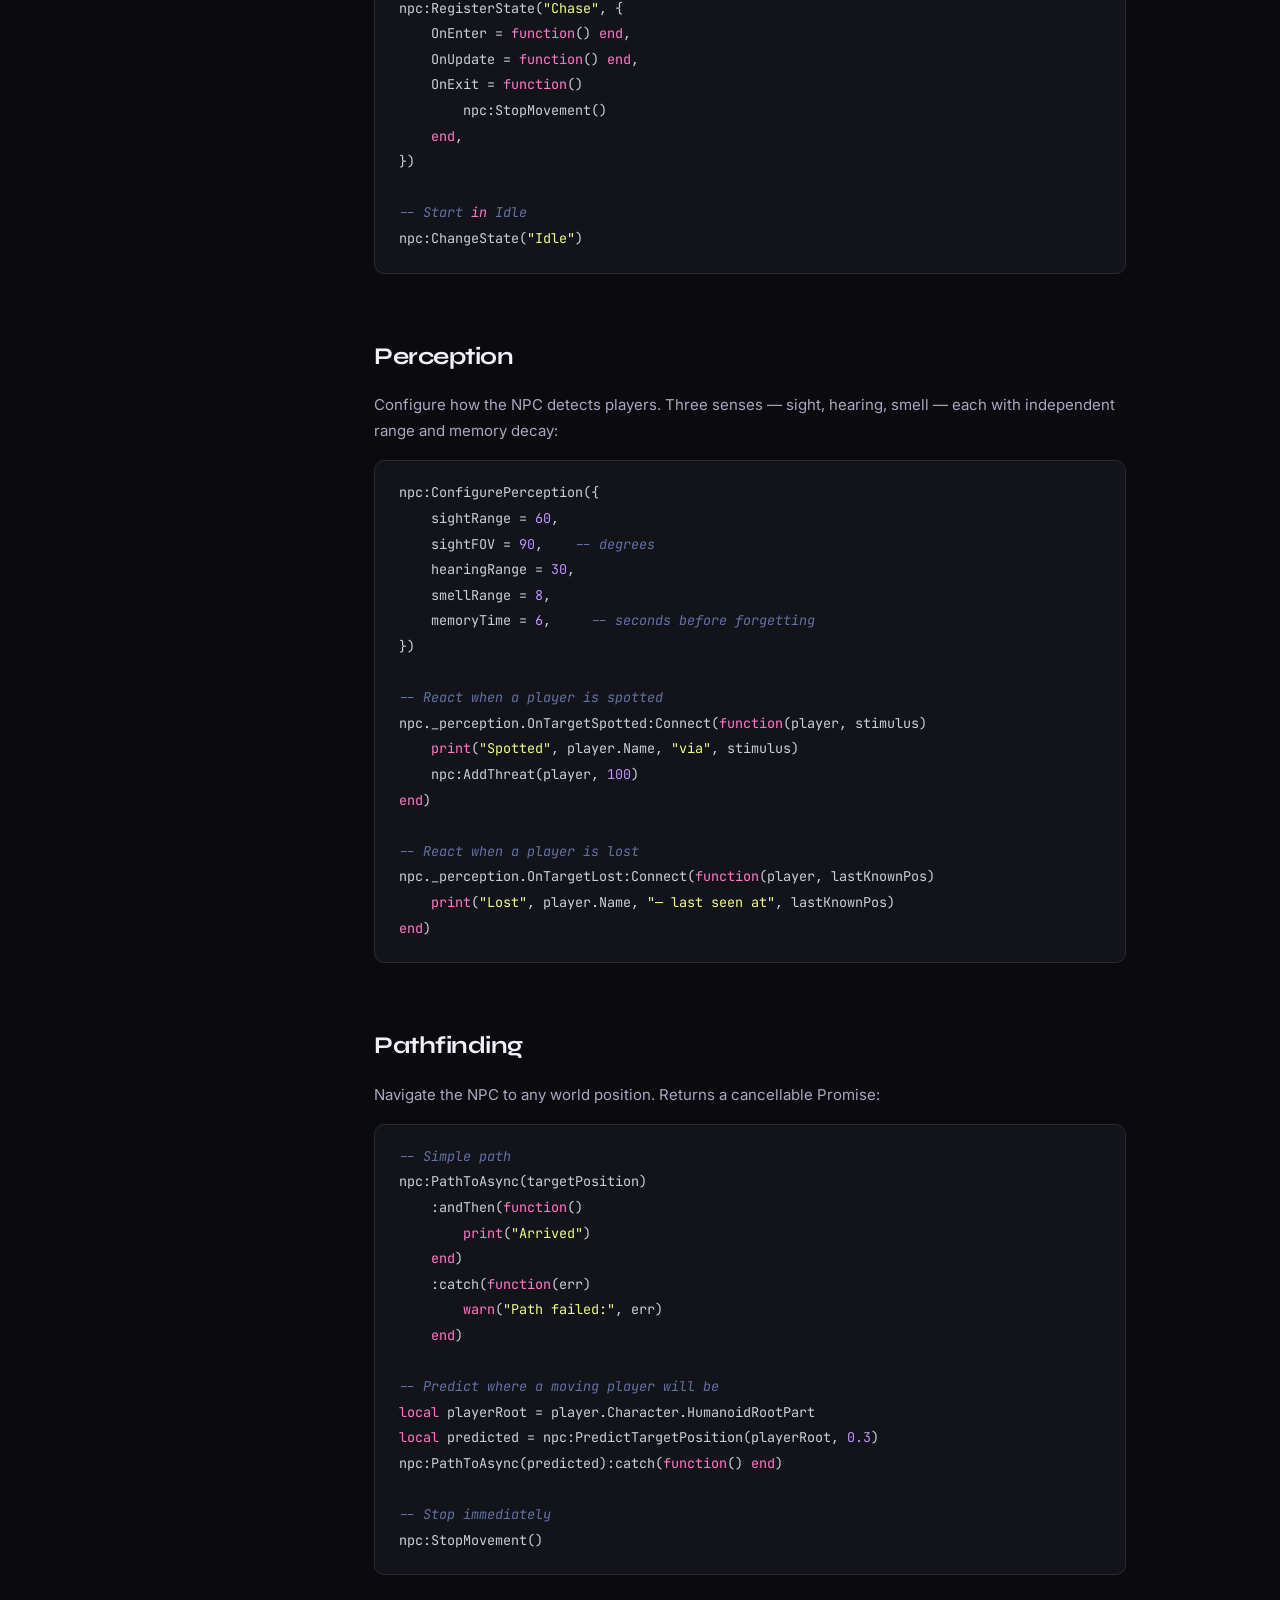
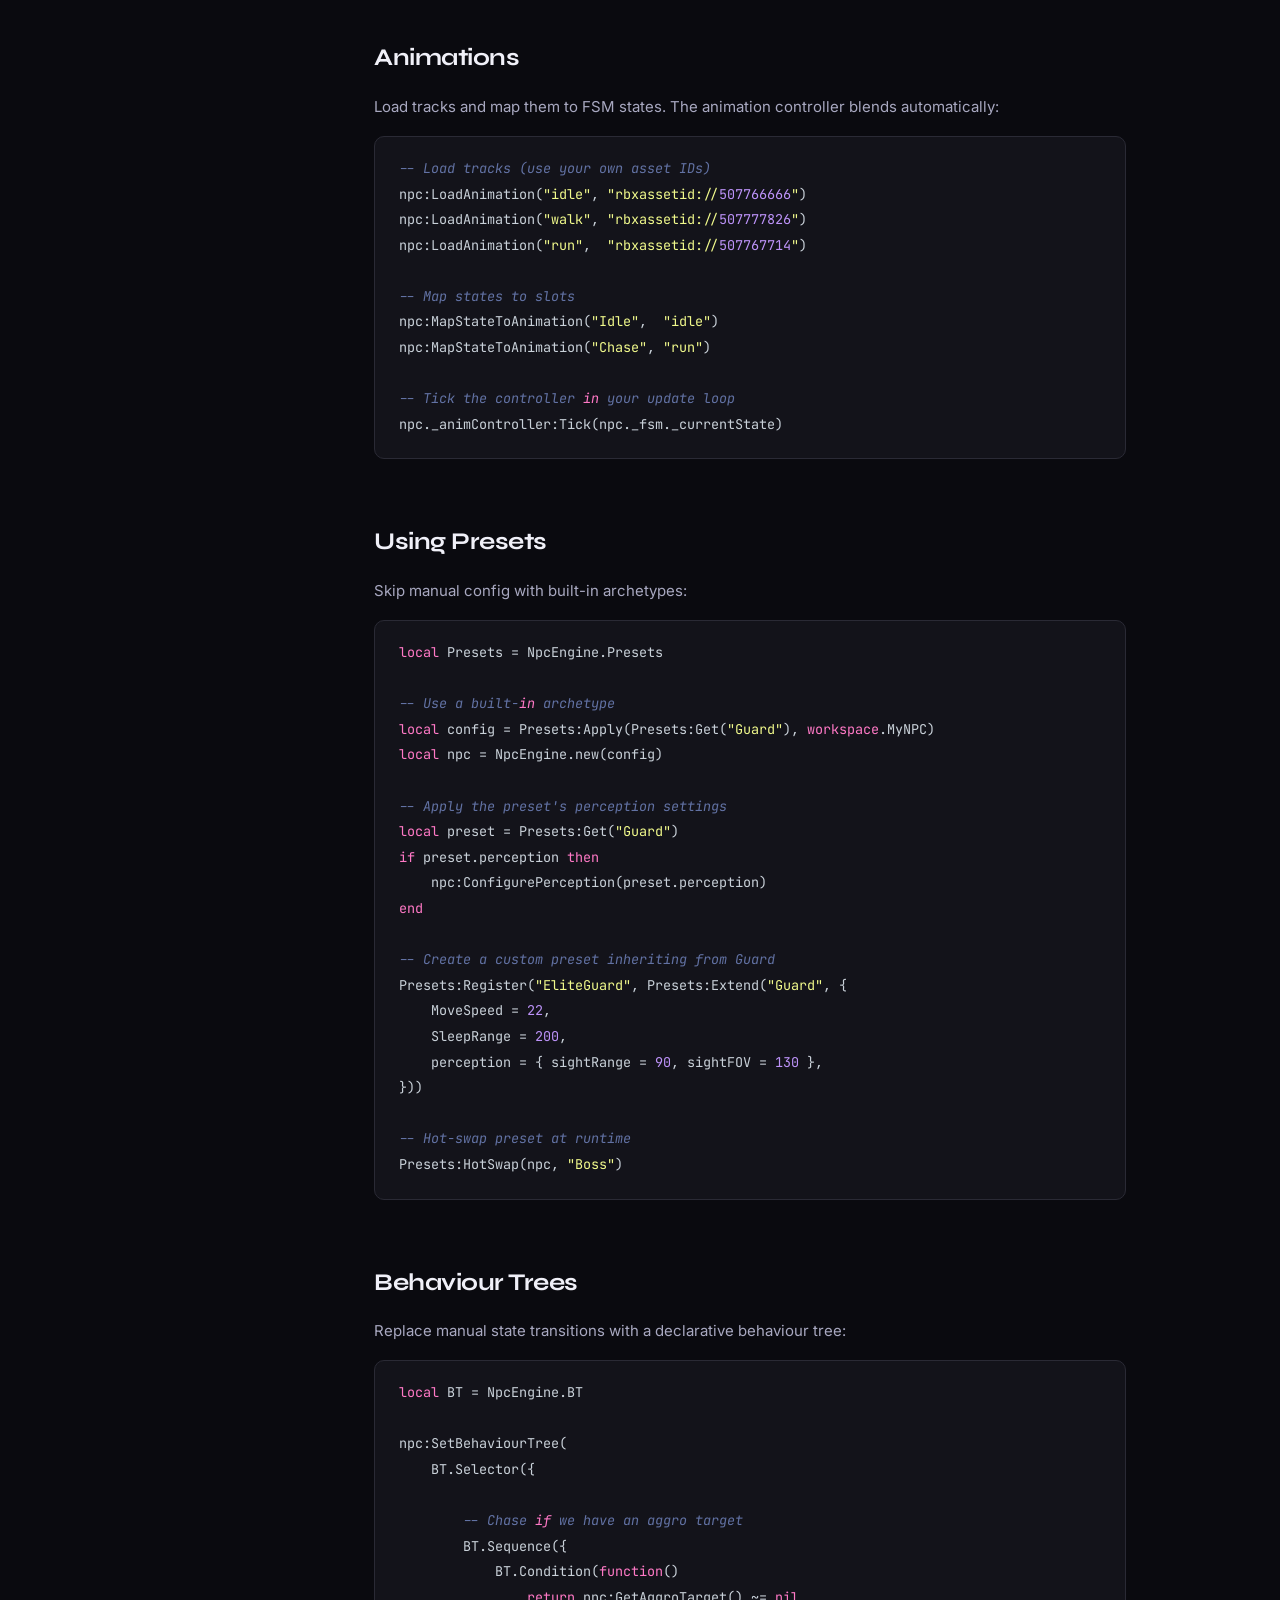
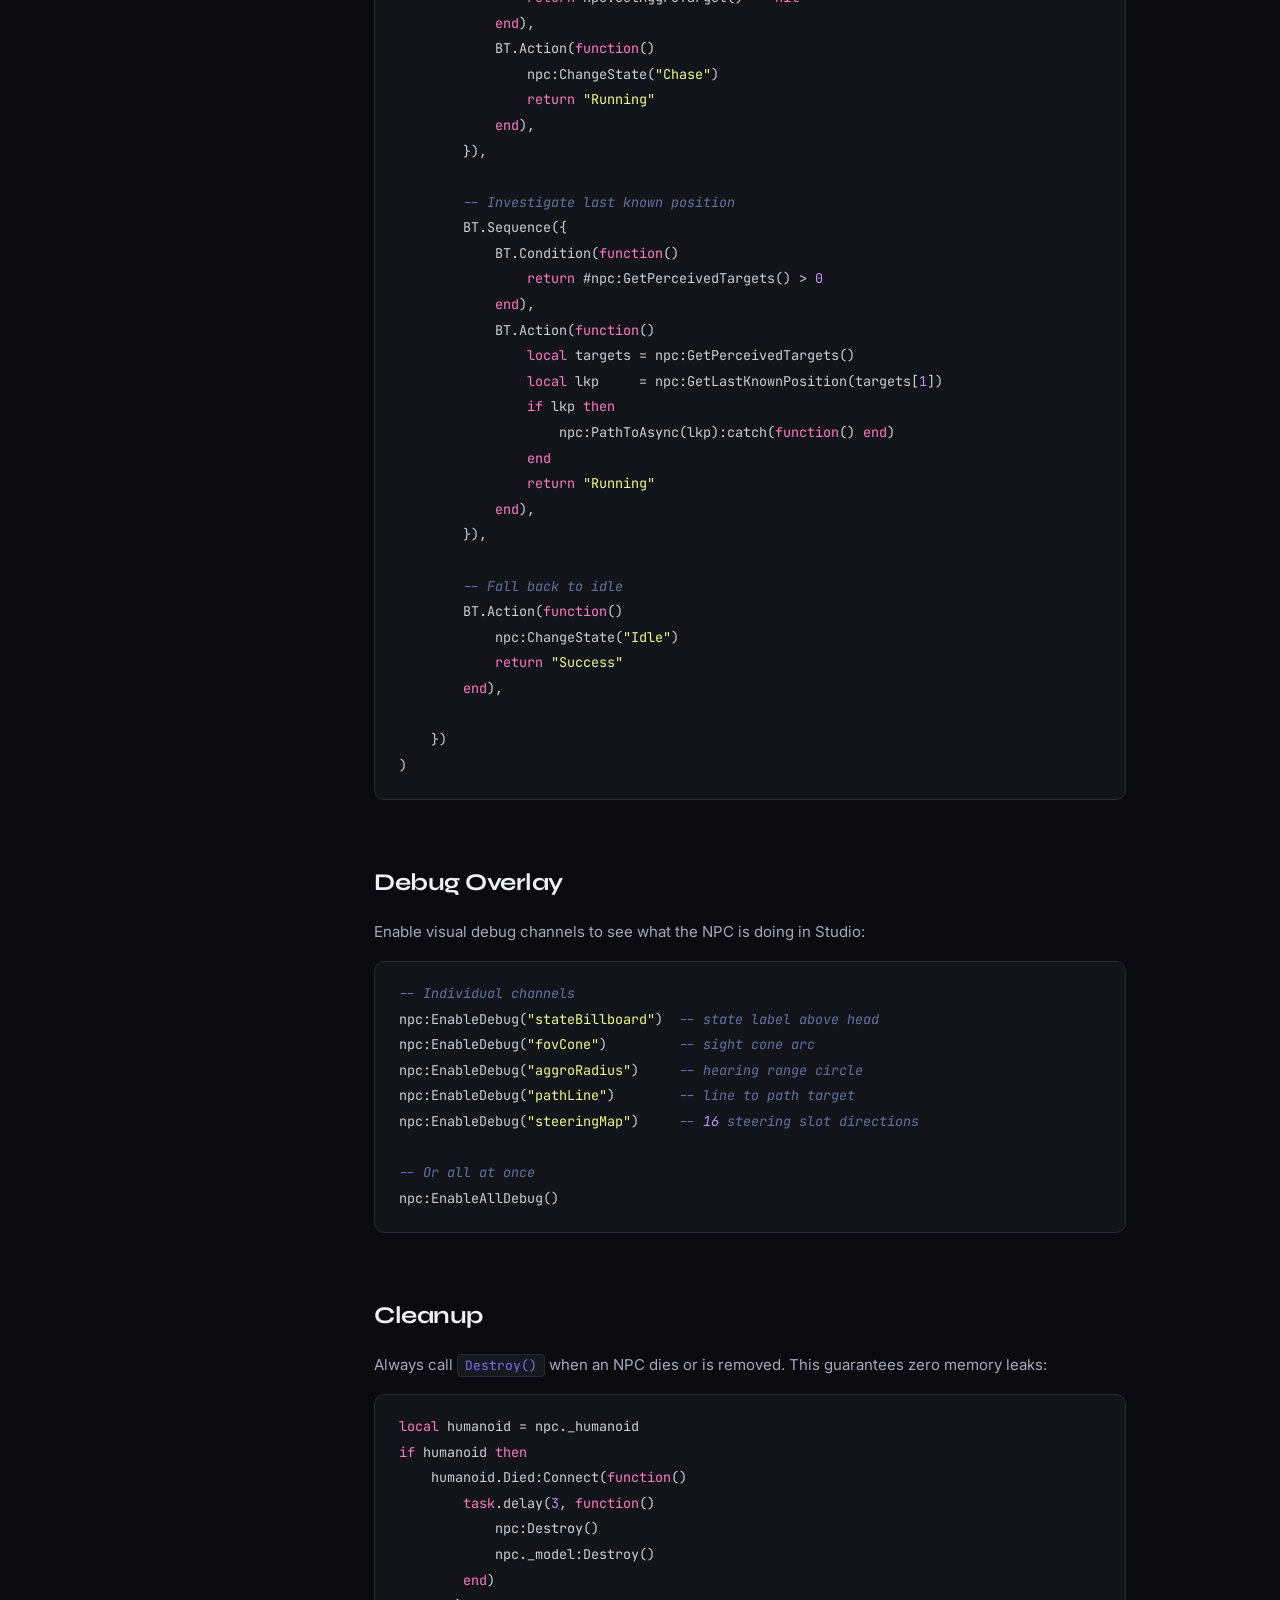
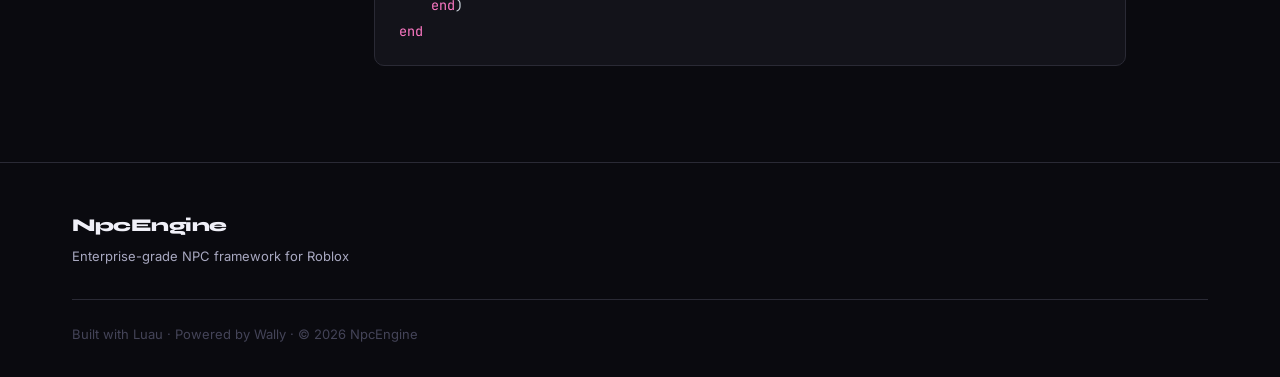
<file: guide.html>
<!DOCTYPE html>
<html lang="en">
<head>
<meta charset="UTF-8">
<meta name="viewport" content="width=device-width, initial-scale=1.0">
<title>Quick Start — NpcEngine</title>
<link rel="stylesheet" href="css/style.css">
<link rel="preconnect" href="https://fonts.googleapis.com">
<link href="https://fonts.googleapis.com/css2?family=Inter:wght@400;500;600&family=JetBrains+Mono:wght@400;500&family=Syne:wght@700;800&display=swap" rel="stylesheet">
</head>
<body>

<nav class="nav">
  <div class="nav-inner">
    <a href="index.html" class="nav-logo">NPCEngine</a>
    <div class="nav-links">
      <a href="index.html">Home</a>
      <a href="api.html">API Reference</a>
      <a href="guide.html">Quick Start</a>
      <a href="presets.html">Presets</a>
      <a href="examples.html">Examples</a>
    </div>
    <a href="https://github.com/yourusername/NPCEngine" class="nav-github" target="_blank">GitHub ↗</a>
    <button class="nav-hamburger" aria-label="Menu">
      <span></span>
      <span></span>
      <span></span>
    </button>
  </div>
</nav>

<div class="mobile-sidebar">
  <a href="index.html">Home</a>
  <a href="api.html">API Reference</a>
  <a href="guide.html">Quick Start</a>
  <a href="presets.html">Presets</a>
  <a href="examples.html">Examples</a>
  <div class="mobile-sidebar-divider"></div>
  <a href="https://github.com/yourusername/NPCEngine" class="mobile-github" target="_blank">GitHub ↗</a>
</div>

<div class="guide-layout">
  <aside class="guide-sidebar">
    <a href="#install">Installation</a>
    <a href="#first-npc">Your first NPC</a>
    <a href="#states">States</a>
    <a href="#perception">Perception</a>
    <a href="#pathfinding">Pathfinding</a>
    <a href="#animations">Animations</a>
    <a href="#presets">Using Presets</a>
    <a href="#bt">Behaviour Trees</a>
    <a href="#debug">Debug Overlay</a>
    <a href="#destroy">Cleanup</a>
  </aside>

  <main class="guide-main">
    <h1>Quick Start</h1>
    <p class="guide-intro">This guide walks through building a complete working NPC from scratch in under 10 minutes.</p>

    <h2 id="install">Installation</h2>
    <p>Add NpcEngine to your <code>wally.toml</code>:</p>
    <pre><code>[dependencies]
NpcEngine = "bs_eryx/NpcEngine@0.1.0"</code></pre>
    <p>Run <code>wally install</code> then sync with Rojo. The engine will appear at <code>ReplicatedStorage.Packages.NpcEngine</code>.</p>

    <h2 id="first-npc">Your first NPC</h2>
    <p>Place a <code>Model</code> in Workspace. It needs a <code>Humanoid</code> and a <code>HumanoidRootPart</code>. Then in a <code>Script</code> under <code>ServerScriptService</code>:</p>
    <pre><code>local ReplicatedStorage = game:GetService("ReplicatedStorage")
local NpcEngine = require(ReplicatedStorage:WaitForChild("NpcEngine"))

local npc = NpcEngine.new({
    Model = workspace.MyNPC,
    MoveSpeed = 16,
    SleepRange = 120,
})</code></pre>
    <p>That's it. The NPC is now live with all sub-systems initialized.</p>

    <h2 id="states">States</h2>
    <p>NpcEngine uses a Finite State Machine. Register every state before you transition to it:</p>
    <pre><code>npc:RegisterState("Idle", {
    OnEnter = function()
        print("Entered Idle")
    end,
    OnUpdate = function()
        -- Runs every LOD tick while in this state
        local target = npc:GetClosestPlayerInRadius(50)
        if target then
            npc:ChangeState("Chase")
        end
    end,
    OnExit = function()
        print("Exited Idle")
    end,
})

npc:RegisterState("Chase", {
    OnEnter = function() end,
    OnUpdate = function() end,
    OnExit = function()
        npc:StopMovement()
    end,
})

-- Start in Idle
npc:ChangeState("Idle")</code></pre>

    <h2 id="perception">Perception</h2>
    <p>Configure how the NPC detects players. Three senses — sight, hearing, smell — each with independent range and memory decay:</p>
    <pre><code>npc:ConfigurePerception({
    sightRange = 60,
    sightFOV = 90,    -- degrees
    hearingRange = 30,
    smellRange = 8,
    memoryTime = 6,     -- seconds before forgetting
})

-- React when a player is spotted
npc._perception.OnTargetSpotted:Connect(function(player, stimulus)
    print("Spotted", player.Name, "via", stimulus)
    npc:AddThreat(player, 100)
end)

-- React when a player is lost
npc._perception.OnTargetLost:Connect(function(player, lastKnownPos)
    print("Lost", player.Name, "— last seen at", lastKnownPos)
end)</code></pre>

    <h2 id="pathfinding">Pathfinding</h2>
    <p>Navigate the NPC to any world position. Returns a cancellable Promise:</p>
    <pre><code>-- Simple path
npc:PathToAsync(targetPosition)
    :andThen(function()
        print("Arrived")
    end)
    :catch(function(err)
        warn("Path failed:", err)
    end)

-- Predict where a moving player will be
local playerRoot = player.Character.HumanoidRootPart
local predicted = npc:PredictTargetPosition(playerRoot, 0.3)
npc:PathToAsync(predicted):catch(function() end)

-- Stop immediately
npc:StopMovement()</code></pre>

    <h2 id="animations">Animations</h2>
    <p>Load tracks and map them to FSM states. The animation controller blends automatically:</p>
    <pre><code>-- Load tracks (use your own asset IDs)
npc:LoadAnimation("idle", "rbxassetid://507766666")
npc:LoadAnimation("walk", "rbxassetid://507777826")
npc:LoadAnimation("run",  "rbxassetid://507767714")

-- Map states to slots
npc:MapStateToAnimation("Idle",  "idle")
npc:MapStateToAnimation("Chase", "run")

-- Tick the controller in your update loop
npc._animController:Tick(npc._fsm._currentState)</code></pre>

    <h2 id="presets">Using Presets</h2>
    <p>Skip manual config with built-in archetypes:</p>
    <pre><code>local Presets = NpcEngine.Presets

-- Use a built-in archetype
local config = Presets:Apply(Presets:Get("Guard"), workspace.MyNPC)
local npc = NpcEngine.new(config)

-- Apply the preset's perception settings
local preset = Presets:Get("Guard")
if preset.perception then
    npc:ConfigurePerception(preset.perception)
end

-- Create a custom preset inheriting from Guard
Presets:Register("EliteGuard", Presets:Extend("Guard", {
    MoveSpeed = 22,
    SleepRange = 200,
    perception = { sightRange = 90, sightFOV = 130 },
}))

-- Hot-swap preset at runtime
Presets:HotSwap(npc, "Boss")</code></pre>

    <h2 id="bt">Behaviour Trees</h2>
    <p>Replace manual state transitions with a declarative behaviour tree:</p>
    <pre><code>local BT = NpcEngine.BT

npc:SetBehaviourTree(
    BT.Selector({

        -- Chase if we have an aggro target
        BT.Sequence({
            BT.Condition(function()
                return npc:GetAggroTarget() ~= nil
            end),
            BT.Action(function()
                npc:ChangeState("Chase")
                return "Running"
            end),
        }),

        -- Investigate last known position
        BT.Sequence({
            BT.Condition(function()
                return #npc:GetPerceivedTargets() > 0
            end),
            BT.Action(function()
                local targets = npc:GetPerceivedTargets()
                local lkp     = npc:GetLastKnownPosition(targets[1])
                if lkp then
                    npc:PathToAsync(lkp):catch(function() end)
                end
                return "Running"
            end),
        }),

        -- Fall back to idle
        BT.Action(function()
            npc:ChangeState("Idle")
            return "Success"
        end),

    })
)</code></pre>

    <h2 id="debug">Debug Overlay</h2>
    <p>Enable visual debug channels to see what the NPC is doing in Studio:</p>
    <pre><code>-- Individual channels
npc:EnableDebug("stateBillboard")  -- state label above head
npc:EnableDebug("fovCone")         -- sight cone arc
npc:EnableDebug("aggroRadius")     -- hearing range circle
npc:EnableDebug("pathLine")        -- line to path target
npc:EnableDebug("steeringMap")     -- 16 steering slot directions

-- Or all at once
npc:EnableAllDebug()</code></pre>

    <h2 id="destroy">Cleanup</h2>
    <p>Always call <code>Destroy()</code> when an NPC dies or is removed. This guarantees zero memory leaks:</p>
    <pre><code>local humanoid = npc._humanoid
if humanoid then
    humanoid.Died:Connect(function()
        task.delay(3, function()
            npc:Destroy()
            npc._model:Destroy()
        end)
    end)
end</code></pre>

  </main>
</div>

<footer class="footer">
  <div class="container">
    <div class="footer-inner">
      <div class="footer-brand">
        <div class="footer-logo">NpcEngine</div>
        <div class="footer-tagline">Enterprise-grade NPC framework for Roblox</div>
      </div>
    </div>
    <div class="footer-bottom">Built with Luau · Powered by Wally · © 2026 NpcEngine</div>
  </div>
</footer>

<script src="js/main.js"></script>
</body>
</html>
</file>
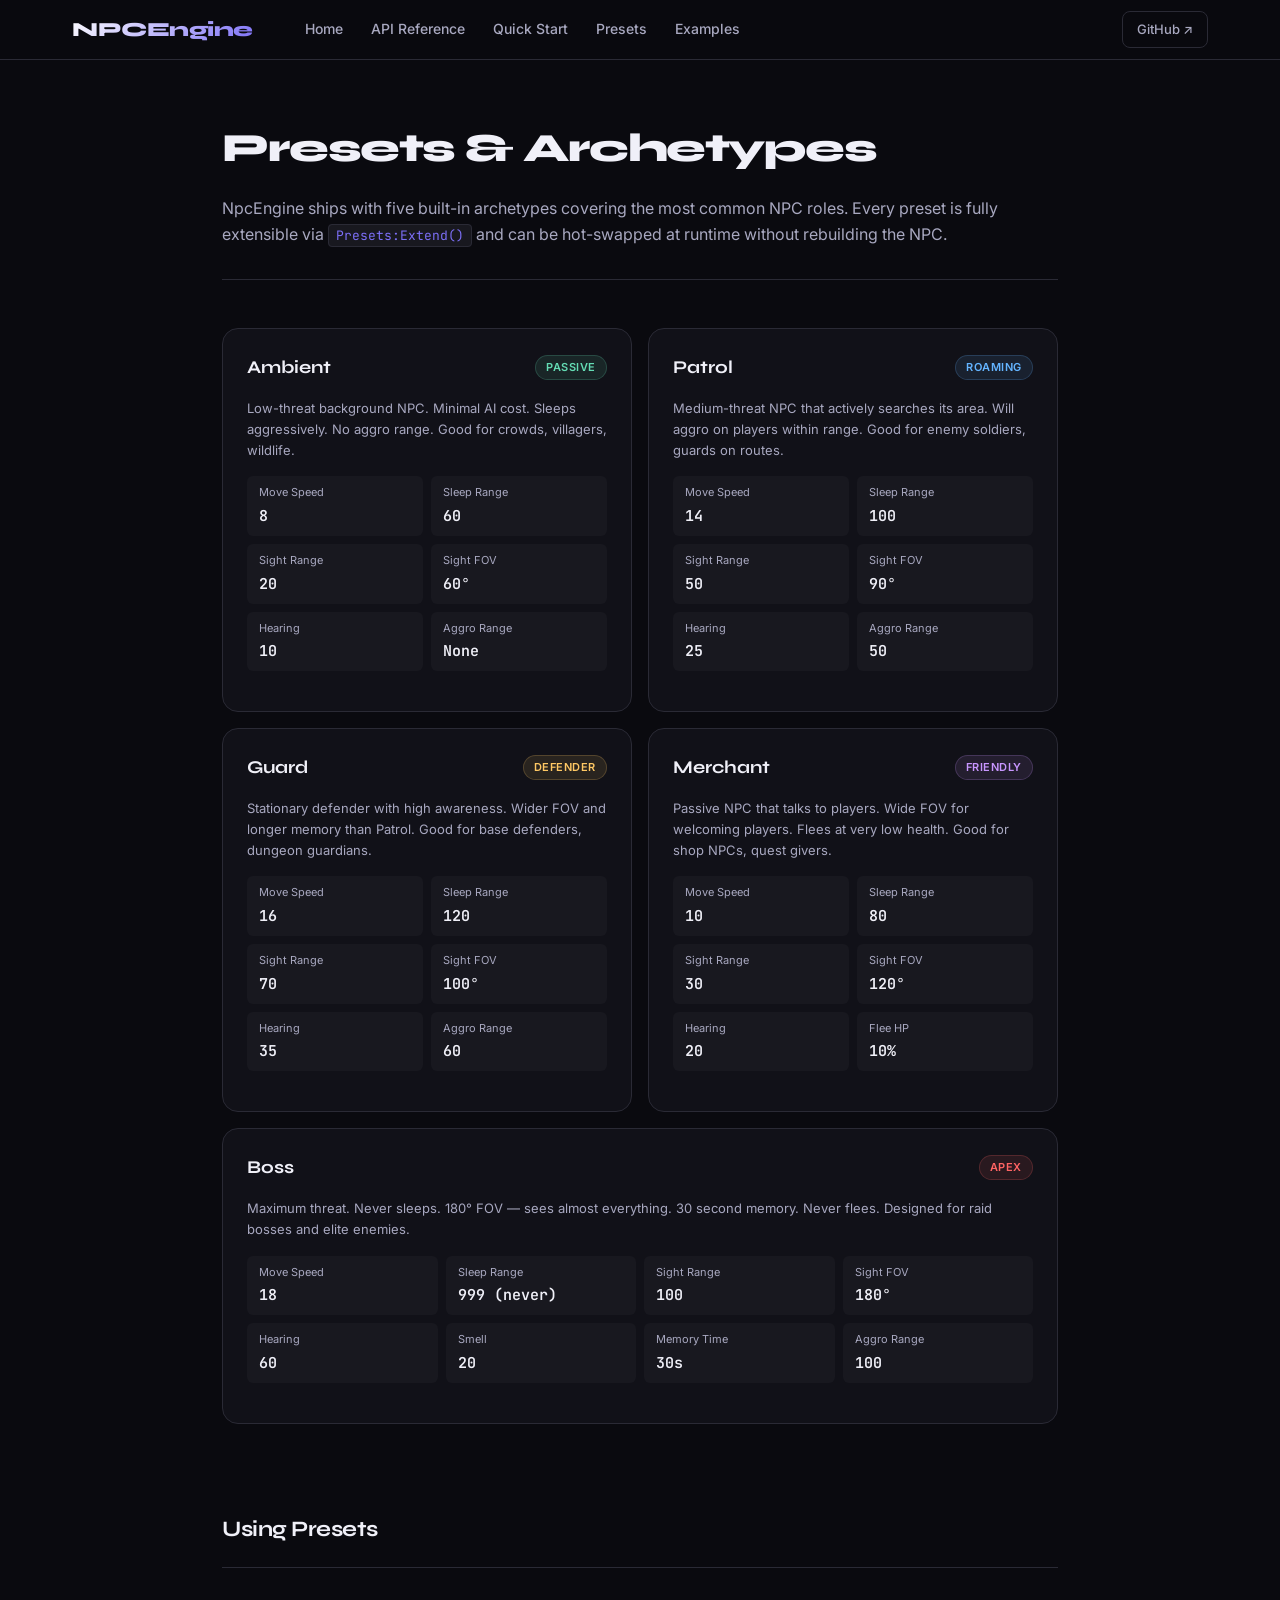
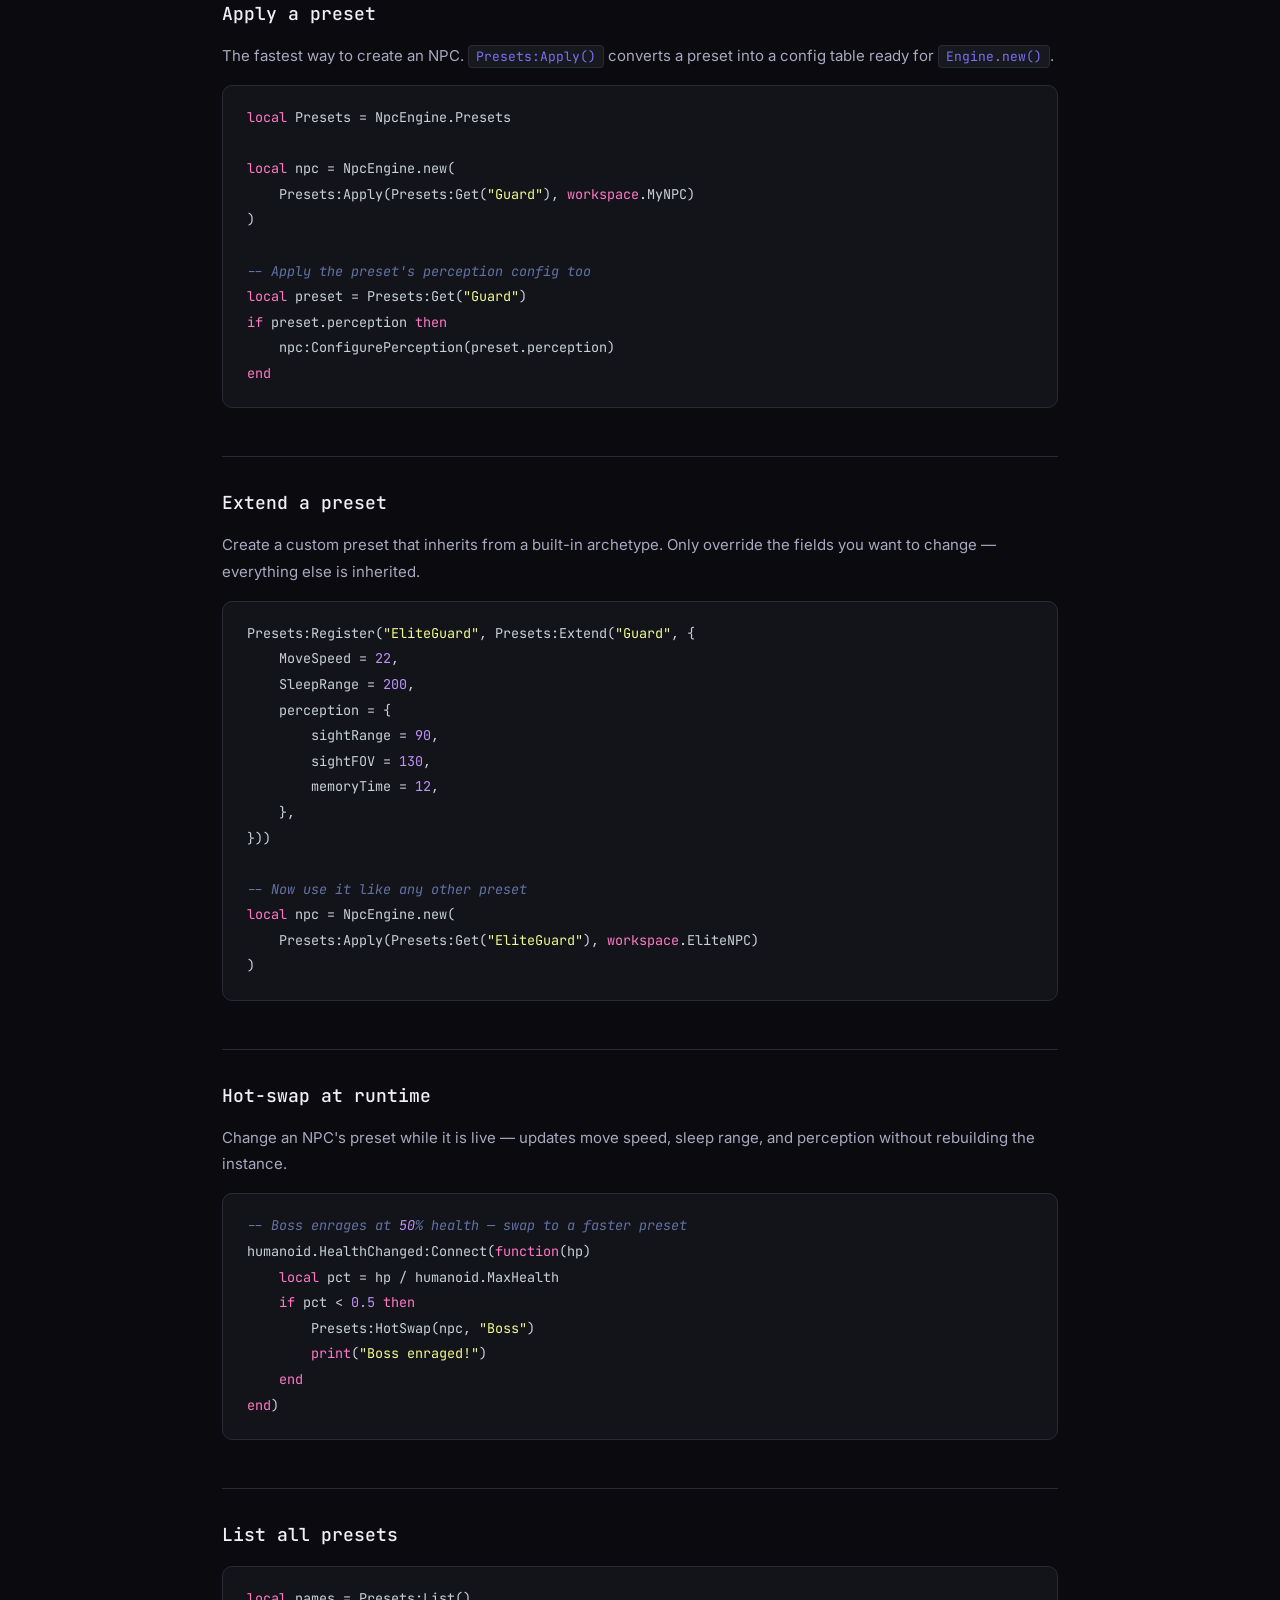
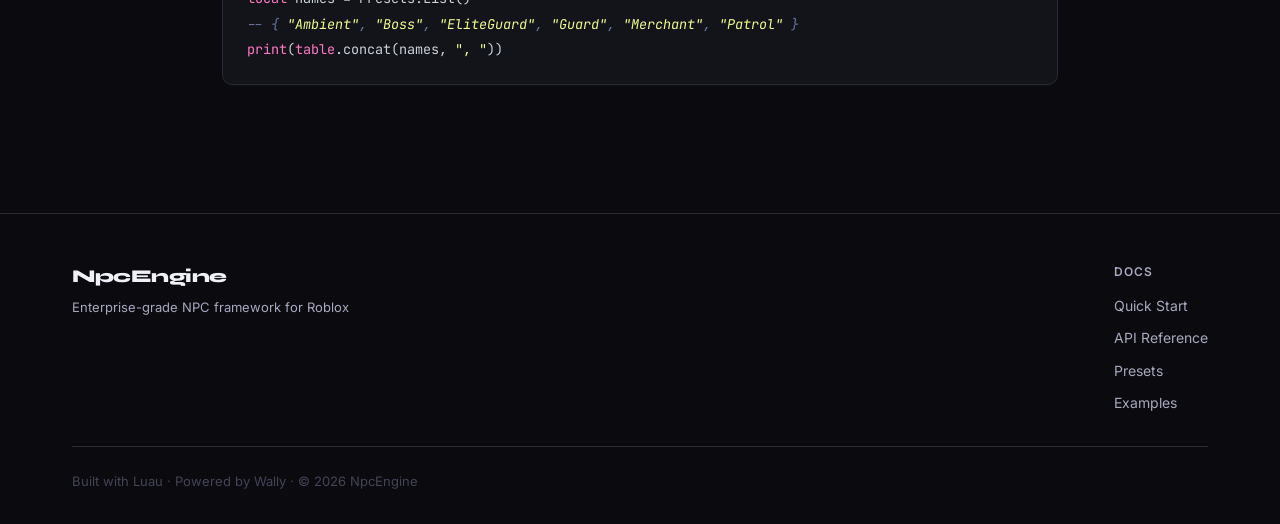
<file: presets.html>
<!DOCTYPE html>
<html lang="en">
<head>
<meta charset="UTF-8">
<meta name="viewport" content="width=device-width, initial-scale=1.0">
<title>Presets — NpcEngine</title>
<link rel="stylesheet" href="css/style.css">
<link rel="preconnect" href="https://fonts.googleapis.com">
<link href="https://fonts.googleapis.com/css2?family=Inter:wght@400;500;600&family=JetBrains+Mono:wght@400;500&family=Syne:wght@700;800&display=swap" rel="stylesheet">
</head>
<body>

<nav class="nav">
  <div class="nav-inner">
    <a href="index.html" class="nav-logo">NPCEngine</a>
    <div class="nav-links">
      <a href="index.html">Home</a>
      <a href="api.html">API Reference</a>
      <a href="guide.html">Quick Start</a>
      <a href="presets.html">Presets</a>
      <a href="examples.html">Examples</a>
    </div>
    <a href="https://github.com/yourusername/NPCEngine" class="nav-github" target="_blank">GitHub ↗</a>
    <button class="nav-hamburger" aria-label="Menu">
      <span></span>
      <span></span>
      <span></span>
    </button>
  </div>
</nav>

<div class="mobile-sidebar">
  <a href="index.html">Home</a>
  <a href="api.html">API Reference</a>
  <a href="guide.html">Quick Start</a>
  <a href="presets.html">Presets</a>
  <a href="examples.html">Examples</a>
  <div class="mobile-sidebar-divider"></div>
  <a href="https://github.com/yourusername/NPCEngine" class="mobile-github" target="_blank">GitHub ↗</a>
</div>

<div class="presets-page">

  <h1>Presets & Archetypes</h1>
  <p>NpcEngine ships with five built-in archetypes covering the most common NPC roles. Every preset is fully extensible via <code>Presets:Extend()</code> and can be hot-swapped at runtime without rebuilding the NPC.</p>

  <div class="preset-grid">

    <div class="preset-card">
      <div class="preset-card-header">
        <div class="preset-name">Ambient</div>
        <div class="preset-tag tag-ambient">Passive</div>
      </div>
      <p style="font-size:13px;color:var(--text-2);margin-bottom:16px;line-height:1.6">
        Low-threat background NPC. Minimal AI cost. Sleeps aggressively. No aggro range. Good for crowds, villagers, wildlife.
      </p>
      <div class="preset-stat-row">
        <div class="preset-stat"><div class="preset-stat-label">Move Speed</div><div class="preset-stat-val">8</div></div>
        <div class="preset-stat"><div class="preset-stat-label">Sleep Range</div><div class="preset-stat-val">60</div></div>
        <div class="preset-stat"><div class="preset-stat-label">Sight Range</div><div class="preset-stat-val">20</div></div>
        <div class="preset-stat"><div class="preset-stat-label">Sight FOV</div><div class="preset-stat-val">60°</div></div>
        <div class="preset-stat"><div class="preset-stat-label">Hearing</div><div class="preset-stat-val">10</div></div>
        <div class="preset-stat"><div class="preset-stat-label">Aggro Range</div><div class="preset-stat-val">None</div></div>
      </div>
    </div>

    <div class="preset-card">
      <div class="preset-card-header">
        <div class="preset-name">Patrol</div>
        <div class="preset-tag tag-patrol">Roaming</div>
      </div>
      <p style="font-size:13px;color:var(--text-2);margin-bottom:16px;line-height:1.6">
        Medium-threat NPC that actively searches its area. Will aggro on players within range. Good for enemy soldiers, guards on routes.
      </p>
      <div class="preset-stat-row">
        <div class="preset-stat"><div class="preset-stat-label">Move Speed</div><div class="preset-stat-val">14</div></div>
        <div class="preset-stat"><div class="preset-stat-label">Sleep Range</div><div class="preset-stat-val">100</div></div>
        <div class="preset-stat"><div class="preset-stat-label">Sight Range</div><div class="preset-stat-val">50</div></div>
        <div class="preset-stat"><div class="preset-stat-label">Sight FOV</div><div class="preset-stat-val">90°</div></div>
        <div class="preset-stat"><div class="preset-stat-label">Hearing</div><div class="preset-stat-val">25</div></div>
        <div class="preset-stat"><div class="preset-stat-label">Aggro Range</div><div class="preset-stat-val">50</div></div>
      </div>
    </div>

    <div class="preset-card">
      <div class="preset-card-header">
        <div class="preset-name">Guard</div>
        <div class="preset-tag tag-guard">Defender</div>
      </div>
      <p style="font-size:13px;color:var(--text-2);margin-bottom:16px;line-height:1.6">
        Stationary defender with high awareness. Wider FOV and longer memory than Patrol. Good for base defenders, dungeon guardians.
      </p>
      <div class="preset-stat-row">
        <div class="preset-stat"><div class="preset-stat-label">Move Speed</div><div class="preset-stat-val">16</div></div>
        <div class="preset-stat"><div class="preset-stat-label">Sleep Range</div><div class="preset-stat-val">120</div></div>
        <div class="preset-stat"><div class="preset-stat-label">Sight Range</div><div class="preset-stat-val">70</div></div>
        <div class="preset-stat"><div class="preset-stat-label">Sight FOV</div><div class="preset-stat-val">100°</div></div>
        <div class="preset-stat"><div class="preset-stat-label">Hearing</div><div class="preset-stat-val">35</div></div>
        <div class="preset-stat"><div class="preset-stat-label">Aggro Range</div><div class="preset-stat-val">60</div></div>
      </div>
    </div>

    <div class="preset-card">
      <div class="preset-card-header">
        <div class="preset-name">Merchant</div>
        <div class="preset-tag tag-merchant">Friendly</div>
      </div>
      <p style="font-size:13px;color:var(--text-2);margin-bottom:16px;line-height:1.6">
        Passive NPC that talks to players. Wide FOV for welcoming players. Flees at very low health. Good for shop NPCs, quest givers.
      </p>
      <div class="preset-stat-row">
        <div class="preset-stat"><div class="preset-stat-label">Move Speed</div><div class="preset-stat-val">10</div></div>
        <div class="preset-stat"><div class="preset-stat-label">Sleep Range</div><div class="preset-stat-val">80</div></div>
        <div class="preset-stat"><div class="preset-stat-label">Sight Range</div><div class="preset-stat-val">30</div></div>
        <div class="preset-stat"><div class="preset-stat-label">Sight FOV</div><div class="preset-stat-val">120°</div></div>
        <div class="preset-stat"><div class="preset-stat-label">Hearing</div><div class="preset-stat-val">20</div></div>
        <div class="preset-stat"><div class="preset-stat-label">Flee HP</div><div class="preset-stat-val">10%</div></div>
      </div>
    </div>

    <div class="preset-card" style="grid-column: span 2">
      <div class="preset-card-header">
        <div class="preset-name">Boss</div>
        <div class="preset-tag tag-boss">Apex</div>
      </div>
      <p style="font-size:13px;color:var(--text-2);margin-bottom:16px;line-height:1.6">
        Maximum threat. Never sleeps. 180° FOV — sees almost everything. 30 second memory. Never flees. Designed for raid bosses and elite enemies.
      </p>
      <div class="preset-stat-row" style="grid-template-columns: repeat(4, 1fr)">
        <div class="preset-stat"><div class="preset-stat-label">Move Speed</div><div class="preset-stat-val">18</div></div>
        <div class="preset-stat"><div class="preset-stat-label">Sleep Range</div><div class="preset-stat-val">999 (never)</div></div>
        <div class="preset-stat"><div class="preset-stat-label">Sight Range</div><div class="preset-stat-val">100</div></div>
        <div class="preset-stat"><div class="preset-stat-label">Sight FOV</div><div class="preset-stat-val">180°</div></div>
        <div class="preset-stat"><div class="preset-stat-label">Hearing</div><div class="preset-stat-val">60</div></div>
        <div class="preset-stat"><div class="preset-stat-label">Smell</div><div class="preset-stat-val">20</div></div>
        <div class="preset-stat"><div class="preset-stat-label">Memory Time</div><div class="preset-stat-val">30s</div></div>
        <div class="preset-stat"><div class="preset-stat-label">Aggro Range</div><div class="preset-stat-val">100</div></div>
      </div>
    </div>

  </div>

  <div class="api-group-title" style="margin-top:0">Using Presets</div>

  <div class="api-section">
    <div class="method-header">
      <div class="method-name">Apply a preset</div>
    </div>
    <p>The fastest way to create an NPC. <code>Presets:Apply()</code> converts a preset into a config table ready for <code>Engine.new()</code>.</p>
    <pre><code>local Presets = NpcEngine.Presets

local npc = NpcEngine.new(
    Presets:Apply(Presets:Get("Guard"), workspace.MyNPC)
)

-- Apply the preset's perception config too
local preset = Presets:Get("Guard")
if preset.perception then
    npc:ConfigurePerception(preset.perception)
end</code></pre>
  </div>

  <div class="api-section">
    <div class="method-header">
      <div class="method-name">Extend a preset</div>
    </div>
    <p>Create a custom preset that inherits from a built-in archetype. Only override the fields you want to change — everything else is inherited.</p>
    <pre><code>Presets:Register("EliteGuard", Presets:Extend("Guard", {
    MoveSpeed = 22,
    SleepRange = 200,
    perception = {
        sightRange = 90,
        sightFOV = 130,
        memoryTime = 12,
    },
}))

-- Now use it like any other preset
local npc = NpcEngine.new(
    Presets:Apply(Presets:Get("EliteGuard"), workspace.EliteNPC)
)</code></pre>
  </div>

  <div class="api-section">
    <div class="method-header">
      <div class="method-name">Hot-swap at runtime</div>
    </div>
    <p>Change an NPC's preset while it is live — updates move speed, sleep range, and perception without rebuilding the instance.</p>
    <pre><code>-- Boss enrages at 50% health — swap to a faster preset
humanoid.HealthChanged:Connect(function(hp)
    local pct = hp / humanoid.MaxHealth
    if pct < 0.5 then
        Presets:HotSwap(npc, "Boss")
        print("Boss enraged!")
    end
end)</code></pre>
  </div>

  <div class="api-section">
    <div class="method-header">
      <div class="method-name">List all presets</div>
    </div>
    <pre><code>local names = Presets:List()
-- { "Ambient", "Boss", "EliteGuard", "Guard", "Merchant", "Patrol" }
print(table.concat(names, ", "))</code></pre>
  </div>

</div>

<footer class="footer">
  <div class="container">
    <div class="footer-inner">
      <div class="footer-brand">
        <div class="footer-logo">NpcEngine</div>
        <div class="footer-tagline">Enterprise-grade NPC framework for Roblox</div>
      </div>
      <div class="footer-links">
        <div class="footer-col">
          <div class="footer-col-title">Docs</div>
          <a href="guide.html">Quick Start</a>
          <a href="api.html">API Reference</a>
          <a href="presets.html">Presets</a>
          <a href="examples.html">Examples</a>
        </div>
      </div>
    </div>
    <div class="footer-bottom">Built with Luau · Powered by Wally · © 2026 NpcEngine</div>
  </div>
</footer>

<script src="js/main.js"></script>
</body>
</html>
</file>
<file: css/style.css>
*, *::before, *::after {
    box-sizing: border-box;
    margin: 0;
    padding: 0;
}

:root {
    --bg:           #0a0a0f;
    --bg-2:         #111118;
    --bg-3:         #18181f;
    --bg-4:         #1e1e28;
    --border:       #2a2a35;
    --border-2:     #333340;
    --text:         #f0f0f8;
    --text-2:       #a8a8c0;
    --text-3:       #555570;
    --accent:       #7c6ff7;
    --accent-2:     #5a52d5;
    --accent-glow:  rgba(124, 111, 247, 0.15);
    --green:        #4ade80;
    --yellow:       #fbbf24;
    --red:          #f87171;
    --code-bg:      #13131a;
    --radius:       10px;
    --radius-lg:    16px;
    --nav-h:        60px;
    --font:         'Inter', system-ui, sans-serif;
    --font-mono:    'JetBrains Mono', 'Fira Code', monospace;
    --font-display: 'Syne', sans-serif;
    --transition:   0.18s ease;
}

html {
    scroll-behavior: smooth;
    font-size: 16px;
}

body {
    font-family: var(--font);
    background: var(--bg);
    color: var(--text);
    line-height: 1.6;
    -webkit-font-smoothing: antialiased;
}

a {
    color: var(--accent);
    text-decoration: none;
    transition: color var(--transition), opacity var(--transition);
}

a:hover {
    opacity: 0.8;
}

.nav {
    position: sticky;
    top: 0;
    z-index: 100;
    height: var(--nav-h);
    background: rgba(10, 10, 15, 0.85);
    backdrop-filter: blur(16px);
    -webkit-backdrop-filter: blur(16px);
    border-bottom: 1px solid var(--border);
}

.nav-inner {
    max-width: 1200px;
    margin: 0 auto;
    padding: 0 32px;
    height: 100%;
    display: flex;
    align-items: center;
    gap: 40px;
}

.nav-logo {
    font-family: var(--font-display);
    font-size: 20px;
    font-weight: 800;
    color: var(--text);
    letter-spacing: -0.5px;
    background: linear-gradient(135deg, #fff 0%, var(--accent) 100%);
    -webkit-background-clip: text;
    -webkit-text-fill-color: transparent;
    background-clip: text;
}

.nav-links {
    display: flex;
    align-items: center;
    gap: 4px;
    flex: 1;
}

.nav-links a {
    color: var(--text-2);
    font-size: 14px;
    font-weight: 500;
    padding: 6px 12px;
    border-radius: 6px;
    transition: all var(--transition);
}

.nav-links a:hover,
.nav-links a.active {
    color: var(--text);
    background: var(--bg-3);
}

.nav-links a.active {
    color: var(--accent);
}

.nav-github {
    font-size: 13px;
    font-weight: 500;
    color: var(--text-2);
    padding: 7px 14px;
    border: 1px solid var(--border);
    border-radius: 8px;
    transition: all var(--transition);
    white-space: nowrap;
}

.nav-github:hover {
    color: var(--text);
    border-color: var(--border-2);
    background: var(--bg-3);
    opacity: 1;
}

.nav-hamburger {
    display: none;
    flex-direction: column;
    gap: 5px;
    cursor: pointer;
    padding: 6px;
    border-radius: 6px;
    transition: background var(--transition);
    border: none;
    background: transparent;
    margin-left: auto;
}

.nav-hamburger:hover {
    background: var(--bg-3);
}

.nav-hamburger span {
    display: block;
    width: 22px;
    height: 2px;
    background: var(--text);
    border-radius: 2px;
    transition: all var(--transition);
}

.nav-hamburger.open span:nth-child(1) {
    transform: translateY(7px) rotate(45deg);
}

.nav-hamburger.open span:nth-child(2) {
    opacity: 0;
}

.nav-hamburger.open span:nth-child(3) {
    transform: translateY(-7px) rotate(-45deg);
}

.mobile-sidebar {
    display: none;
    position: fixed;
    top: var(--nav-h);
    left: 0;
    right: 0;
    bottom: 0;
    z-index: 99;
    background: var(--bg);
    border-top: 1px solid var(--border);
    overflow-y: auto;
    padding: 24px 24px 48px;
    flex-direction: column;
    gap: 4px;
}

.mobile-sidebar.open {
    display: flex;
}

.mobile-sidebar a {
    font-size: 16px;
    font-weight: 500;
    color: var(--text-2);
    padding: 13px 16px;
    border-radius: 8px;
    transition: all var(--transition);
    border: 1px solid transparent;
}

.mobile-sidebar a:hover,
.mobile-sidebar a.active {
    color: var(--text);
    background: var(--bg-3);
    border-color: var(--border);
    opacity: 1;
}

.mobile-sidebar a.active {
    color: var(--accent);
    border-color: rgba(124, 111, 247, 0.2);
    background: var(--accent-glow);
}

.mobile-sidebar-divider {
    height: 1px;
    background: var(--border);
    margin: 8px 0;
}

.mobile-sidebar .mobile-github {
    font-size: 14px;
    font-weight: 600;
    color: var(--text-2);
    padding: 13px 16px;
    border-radius: 8px;
    border: 1px solid var(--border);
    text-align: center;
    margin-top: 8px;
    transition: all var(--transition);
}

.mobile-sidebar .mobile-github:hover {
    color: var(--text);
    border-color: var(--border-2);
    background: var(--bg-3);
    opacity: 1;
}

.hero {
    padding: 100px 32px 80px;
    text-align: center;
    position: relative;
    overflow: hidden;
}

.hero::before {
    content: '';
    position: absolute;
    top: -200px;
    left: 50%;
    transform: translateX(-50%);
    width: 800px;
    height: 600px;
    background: radial-gradient(ellipse, rgba(124, 111, 247, 0.12) 0%, transparent 70%);
    pointer-events: none;
}

.hero-inner {
    max-width: 780px;
    margin: 0 auto;
    position: relative;
}

.hero-badge {
    display: inline-block;
    font-size: 12px;
    font-weight: 600;
    letter-spacing: 0.08em;
    text-transform: uppercase;
    color: var(--accent);
    background: rgba(124, 111, 247, 0.1);
    border: 1px solid rgba(124, 111, 247, 0.25);
    padding: 5px 14px;
    border-radius: 99px;
    margin-bottom: 28px;
}

.hero-title {
    font-family: var(--font-display);
    font-size: clamp(40px, 6vw, 68px);
    font-weight: 800;
    line-height: 1.05;
    letter-spacing: -2px;
    background: linear-gradient(160deg, #ffffff 0%, #a8a8d0 100%);
    -webkit-background-clip: text;
    -webkit-text-fill-color: transparent;
    background-clip: text;
    margin-bottom: 24px;
}

.hero-sub {
    font-size: 18px;
    color: var(--text-2);
    line-height: 1.7;
    max-width: 600px;
    margin: 0 auto 36px;
}

.hero-cta {
    display: flex;
    gap: 12px;
    justify-content: center;
    margin-bottom: 60px;
}

.hero-stats {
    display: inline-flex;
    align-items: center;
    justify-content: center;
    background: var(--bg-2);
    border: 1px solid var(--border);
    border-radius: var(--radius-lg);
    padding: 20px 32px;
}

.stat {
    display: flex;
    flex-direction: column;
    align-items: center;
    padding: 0 28px;
}

.stat-num {
    font-family: var(--font-display);
    font-size: 24px;
    font-weight: 800;
    color: var(--text);
    letter-spacing: -0.5px;
}

.stat-label {
    font-size: 12px;
    color: var(--text-2);
    margin-top: 2px;
}

.stat-div {
    width: 1px;
    height: 36px;
    background: var(--border);
}

.btn-primary {
    display: inline-flex;
    align-items: center;
    gap: 8px;
    background: var(--accent);
    color: #fff;
    font-size: 14px;
    font-weight: 600;
    padding: 11px 24px;
    border-radius: 8px;
    transition: all var(--transition);
    border: 1px solid transparent;
}

.btn-primary:hover {
    background: var(--accent-2);
    opacity: 1;
    transform: translateY(-1px);
    box-shadow: 0 8px 24px rgba(124, 111, 247, 0.3);
}

.btn-secondary {
    display: inline-flex;
    align-items: center;
    gap: 8px;
    background: transparent;
    color: var(--text);
    font-size: 14px;
    font-weight: 600;
    padding: 11px 24px;
    border-radius: 8px;
    border: 1px solid var(--border-2);
    transition: all var(--transition);
}

.btn-secondary:hover {
    background: var(--bg-3);
    border-color: var(--accent);
    color: var(--accent);
    opacity: 1;
}

.container {
    max-width: 1200px;
    margin: 0 auto;
    padding: 0 32px;
}

.section-label {
    font-size: 12px;
    font-weight: 600;
    letter-spacing: 0.1em;
    text-transform: uppercase;
    color: var(--accent);
    margin-bottom: 12px;
}

.section-title {
    font-family: var(--font-display);
    font-size: clamp(28px, 4vw, 40px);
    font-weight: 800;
    letter-spacing: -1px;
    color: var(--text);
    margin-bottom: 48px;
}

.features {
    padding: 100px 0;
    border-top: 1px solid var(--border);
}

.feature-grid {
    display: grid;
    grid-template-columns: repeat(3, 1fr);
    gap: 16px;
}

.feature-card {
    background: var(--bg-2);
    border: 1px solid var(--border);
    border-radius: var(--radius-lg);
    padding: 28px;
    transition: border-color var(--transition), transform var(--transition);
}

.feature-card:hover {
    border-color: var(--border-2);
    transform: translateY(-2px);
}

.feature-icon {
    font-size: 28px;
    margin-bottom: 16px;
}

.feature-card h3 {
    font-family: var(--font-display);
    font-size: 17px;
    font-weight: 700;
    color: var(--text);
    margin-bottom: 10px;
    letter-spacing: -0.3px;
}

.feature-card p {
    font-size: 14px;
    color: var(--text-2);
    line-height: 1.7;
    margin-bottom: 16px;
}

.feature-link {
    font-size: 13px;
    font-weight: 500;
    color: var(--accent);
}

.quickstart {
    padding: 100px 0;
    border-top: 1px solid var(--border);
    background: var(--bg-2);
}

.code-steps {
    display: flex;
    flex-direction: column;
    gap: 24px;
}

.code-step {
    display: flex;
    gap: 20px;
    align-items: flex-start;
}

.step-num {
    width: 36px;
    height: 36px;
    border-radius: 50%;
    background: var(--accent);
    color: #fff;
    font-size: 15px;
    font-weight: 700;
    display: flex;
    align-items: center;
    justify-content: center;
    flex-shrink: 0;
    margin-top: 4px;
}

.step-content {
    flex: 1;
}

.step-title {
    font-size: 15px;
    font-weight: 600;
    color: var(--text);
    margin-bottom: 12px;
}

.benchmarks {
    padding: 100px 0;
    border-top: 1px solid var(--border);
}

.bench-grid {
    display: grid;
    grid-template-columns: repeat(3, 1fr);
    gap: 16px;
}

.bench-card {
    background: var(--bg-2);
    border: 1px solid var(--border);
    border-radius: var(--radius-lg);
    padding: 28px;
    transition: border-color var(--transition);
}

.bench-card:hover {
    border-color: var(--accent);
}

.bench-val {
    font-family: var(--font-display);
    font-size: 32px;
    font-weight: 800;
    color: var(--accent);
    letter-spacing: -1px;
    margin-bottom: 6px;
}

.bench-name {
    font-size: 15px;
    font-weight: 600;
    color: var(--text);
    margin-bottom: 6px;
}

.bench-note {
    font-size: 13px;
    color: var(--text-2);
    line-height: 1.5;
}

pre {
    background: var(--code-bg);
    border: 1px solid var(--border);
    border-radius: var(--radius);
    padding: 20px 24px;
    overflow-x: auto;
    margin: 16px 0;
}

code {
    font-family: var(--font-mono);
    font-size: 13.5px;
    line-height: 1.7;
    color: #c9d1d9;
}

:not(pre) > code {
    background: var(--bg-3);
    border: 1px solid var(--border);
    border-radius: 4px;
    padding: 2px 7px;
    font-size: 13px;
    color: var(--accent);
}

.api-layout {
    display: grid;
    grid-template-columns: 240px 1fr;
    max-width: 1200px;
    margin: 0 auto;
    min-height: calc(100vh - var(--nav-h));
    gap: 0;
}

.api-sidebar {
    position: sticky;
    top: var(--nav-h);
    height: calc(100vh - var(--nav-h));
    overflow-y: auto;
    border-right: 1px solid var(--border);
    padding: 24px 0;
    scrollbar-width: thin;
    scrollbar-color: var(--border) transparent;
}

.api-sidebar::-webkit-scrollbar {
    width: 4px;
}

.api-sidebar::-webkit-scrollbar-track {
    background: transparent;
}

.api-sidebar::-webkit-scrollbar-thumb {
    background: var(--border);
    border-radius: 2px;
}

.sidebar-section {
    padding: 0 16px 16px;
}

.sidebar-title {
    font-size: 11px;
    font-weight: 600;
    letter-spacing: 0.08em;
    text-transform: uppercase;
    color: var(--text-3);
    padding: 8px 8px 6px;
}

.api-sidebar a {
    display: block;
    font-size: 13px;
    color: var(--text-2);
    padding: 5px 8px;
    border-radius: 6px;
    transition: all var(--transition);
    border-left: 2px solid transparent;
}

.api-sidebar a:hover {
    color: var(--text);
    background: var(--bg-3);
    opacity: 1;
}

.api-sidebar a.active {
    color: var(--accent);
    border-left-color: var(--accent);
    background: var(--accent-glow);
}

.api-main {
    padding: 48px 56px 80px;
    min-width: 0;
}

.api-header {
    margin-bottom: 48px;
    padding-bottom: 32px;
    border-bottom: 1px solid var(--border);
}

.api-header h1 {
    font-family: var(--font-display);
    font-size: 40px;
    font-weight: 800;
    letter-spacing: -1.5px;
    color: var(--text);
    margin-bottom: 12px;
}

.api-header p {
    font-size: 16px;
    color: var(--text-2);
    max-width: 600px;
    line-height: 1.7;
}

.api-group-title {
    font-family: var(--font-display);
    font-size: 22px;
    font-weight: 700;
    color: var(--text);
    letter-spacing: -0.5px;
    padding: 40px 0 20px;
    border-bottom: 1px solid var(--border);
    margin-bottom: 0;
}

.api-section {
    padding: 32px 0;
    border-bottom: 1px solid var(--border);
}

.api-section:last-child {
    border-bottom: none;
}

.method-header {
    display: flex;
    align-items: center;
    gap: 12px;
    margin-bottom: 14px;
}

.method-name {
    font-family: var(--font-mono);
    font-size: 18px;
    font-weight: 500;
    color: var(--text);
}

.method-tag {
    font-size: 11px;
    font-weight: 600;
    letter-spacing: 0.06em;
    text-transform: uppercase;
    color: var(--accent);
    background: var(--accent-glow);
    border: 1px solid rgba(124, 111, 247, 0.2);
    padding: 3px 10px;
    border-radius: 99px;
}

.method-sig {
    background: var(--code-bg);
    border: 1px solid var(--border);
    border-radius: var(--radius);
    padding: 12px 18px;
    margin: 14px 0;
    overflow-x: auto;
}

.method-sig code {
    font-size: 13px;
    color: #e2e8f0;
}

.api-section p {
    font-size: 15px;
    color: var(--text-2);
    line-height: 1.75;
    margin-bottom: 12px;
}

.param-table {
    width: 100%;
    border-collapse: collapse;
    margin: 16px 0;
    font-size: 14px;
}

.param-table thead tr {
    border-bottom: 1px solid var(--border);
}

.param-table th {
    text-align: left;
    padding: 10px 14px;
    font-size: 12px;
    font-weight: 600;
    letter-spacing: 0.05em;
    text-transform: uppercase;
    color: var(--text-2);
}

.param-table td {
    padding: 10px 14px;
    color: var(--text-2);
    border-bottom: 1px solid var(--border);
    vertical-align: top;
    line-height: 1.6;
}

.param-table tbody tr:last-child td {
    border-bottom: none;
}

.param-table td:first-child {
    color: var(--text);
}

.notice {
    display: flex;
    gap: 10px;
    padding: 12px 16px;
    border-radius: 8px;
    font-size: 14px;
    line-height: 1.6;
    margin: 16px 0;
}

.notice-warn {
    background: rgba(251, 191, 36, 0.08);
    border: 1px solid rgba(251, 191, 36, 0.25);
    color: #fbbf24;
}

.notice-info {
    background: rgba(124, 111, 247, 0.08);
    border: 1px solid rgba(124, 111, 247, 0.25);
    color: var(--accent);
}

.guide-layout {
    display: grid;
    grid-template-columns: 220px 1fr;
    max-width: 1100px;
    margin: 0 auto;
    min-height: calc(100vh - var(--nav-h));
}

.guide-sidebar {
    position: sticky;
    top: var(--nav-h);
    height: calc(100vh - var(--nav-h));
    overflow-y: auto;
    border-right: 1px solid var(--border);
    padding: 32px 16px;
    display: flex;
    flex-direction: column;
    gap: 4px;
}

.guide-sidebar a {
    font-size: 13px;
    color: var(--text-2);
    padding: 6px 10px;
    border-radius: 6px;
    transition: all var(--transition);
}

.guide-sidebar a:hover {
    color: var(--text);
    background: var(--bg-3);
    opacity: 1;
}

.guide-main {
    padding: 56px 64px 80px;
    min-width: 0;
}

.guide-main h1 {
    font-family: var(--font-display);
    font-size: 40px;
    font-weight: 800;
    letter-spacing: -1.5px;
    color: var(--text);
    margin-bottom: 16px;
}

.guide-intro {
    font-size: 17px;
    color: var(--text-2);
    line-height: 1.7;
    margin-bottom: 48px;
    padding-bottom: 32px;
    border-bottom: 1px solid var(--border);
}

.guide-main h2 {
    font-family: var(--font-display);
    font-size: 24px;
    font-weight: 700;
    letter-spacing: -0.5px;
    color: var(--text);
    margin: 48px 0 16px;
    padding-top: 16px;
}

.guide-main h2:first-of-type {
    margin-top: 0;
    padding-top: 0;
}

.guide-main p {
    font-size: 15px;
    color: var(--text-2);
    line-height: 1.75;
    margin-bottom: 16px;
}

.presets-page {
    max-width: 900px;
    margin: 0 auto;
    padding: 56px 32px 80px;
}

.presets-page h1 {
    font-family: var(--font-display);
    font-size: 40px;
    font-weight: 800;
    letter-spacing: -1.5px;
    color: var(--text);
    margin-bottom: 16px;
}

.presets-page > p {
    font-size: 16px;
    color: var(--text-2);
    margin-bottom: 48px;
    padding-bottom: 32px;
    border-bottom: 1px solid var(--border);
}

.preset-grid {
    display: grid;
    grid-template-columns: repeat(2, 1fr);
    gap: 16px;
    margin-bottom: 48px;
}

.preset-card {
    background: var(--bg-2);
    border: 1px solid var(--border);
    border-radius: var(--radius-lg);
    padding: 24px;
    transition: border-color var(--transition);
}

.preset-card:hover {
    border-color: var(--border-2);
}

.preset-card-header {
    display: flex;
    align-items: center;
    justify-content: space-between;
    margin-bottom: 16px;
}

.preset-name {
    font-family: var(--font-display);
    font-size: 18px;
    font-weight: 700;
    color: var(--text);
}

.preset-tag {
    font-size: 11px;
    font-weight: 600;
    padding: 3px 10px;
    border-radius: 99px;
    letter-spacing: 0.05em;
    text-transform: uppercase;
}

.tag-ambient { background: rgba(100, 220, 180, 0.1); color: #64dcb4; border: 1px solid rgba(100, 220, 180, 0.2); }
.tag-patrol { background: rgba(100, 180, 255, 0.1); color: #64b4ff; border: 1px solid rgba(100, 180, 255, 0.2); }
.tag-guard { background: rgba(255, 200, 100, 0.1); color: #ffc864; border: 1px solid rgba(255, 200, 100, 0.2); }
.tag-merchant { background: rgba(200, 150, 255, 0.1); color: #c896ff; border: 1px solid rgba(200, 150, 255, 0.2); }
.tag-boss { background: rgba(255, 100, 100, 0.1); color: #ff6464; border: 1px solid rgba(255, 100, 100, 0.2); }

.preset-stat-row {
    display: grid;
    grid-template-columns: repeat(2, 1fr);
    gap: 8px;
    margin-bottom: 16px;
}

.preset-stat {
    background: var(--bg-3);
    border-radius: 6px;
    padding: 8px 12px;
}

.preset-stat-label {
    font-size: 11px;
    color: var(--text-2);
    margin-bottom: 2px;
}

.preset-stat-val {
    font-size: 15px;
    font-weight: 600;
    color: var(--text);
    font-family: var(--font-mono);
}

.examples-page {
    max-width: 900px;
    margin: 0 auto;
    padding: 56px 32px 80px;
}

.examples-page h1 {
    font-family: var(--font-display);
    font-size: 40px;
    font-weight: 800;
    letter-spacing: -1.5px;
    color: var(--text);
    margin-bottom: 16px;
}

.example-block {
    margin-bottom: 56px;
    padding-bottom: 56px;
    border-bottom: 1px solid var(--border);
}

.example-block:last-child {
    border-bottom: none;
}

.example-block h2 {
    font-family: var(--font-display);
    font-size: 26px;
    font-weight: 700;
    letter-spacing: -0.5px;
    color: var(--text);
    margin-bottom: 10px;
}

.example-block p {
    font-size: 15px;
    color: var(--text-2);
    line-height: 1.7;
    margin-bottom: 20px;
}

.footer {
    border-top: 1px solid var(--border);
    padding: 48px 0 32px;
    margin-top: auto;
}

.footer-inner {
    display: flex;
    justify-content: space-between;
    align-items: flex-start;
    margin-bottom: 32px;
}

.footer-logo {
    font-family: var(--font-display);
    font-size: 18px;
    font-weight: 800;
    color: var(--text);
    letter-spacing: -0.5px;
    margin-bottom: 6px;
}

.footer-tagline {
    font-size: 13px;
    color: var(--text-2);
}

.footer-links {
    display: flex;
    gap: 48px;
}

.footer-col {
    display: flex;
    flex-direction: column;
    gap: 10px;
}

.footer-col-title {
    font-size: 12px;
    font-weight: 600;
    letter-spacing: 0.08em;
    text-transform: uppercase;
    color: var(--text-2);
    margin-bottom: 4px;
}

.footer-col a {
    font-size: 14px;
    color: var(--text-2);
    transition: color var(--transition);
}

.footer-col a:hover {
    color: var(--text);
    opacity: 1;
}

.footer-bottom {
    font-size: 13px;
    color: #444458;
    padding-top: 24px;
    border-top: 1px solid var(--border);
}

::-webkit-scrollbar {
    width: 6px;
    height: 6px;
}

::-webkit-scrollbar-track {
    background: var(--bg);
}

::-webkit-scrollbar-thumb {
    background: var(--border-2);
    border-radius: 3px;
}

::-webkit-scrollbar-thumb:hover {
    background: #444458;
}

@media (max-width: 768px) {
    .nav-links {
        display: none;
    }

    .nav-github {
        display: none;
    }

    .nav-hamburger {
        display: flex;
    }

    .nav-inner {
        padding: 0 16px;
        gap: 0;
    }

    .hero {
        padding: 60px 16px 60px;
    }

    .hero-title {
        letter-spacing: -1px;
    }

    .hero-sub {
        font-size: 15px;
    }

    .hero-stats {
        flex-wrap: wrap;
        padding: 16px;
        gap: 8px;
    }

    .stat {
        padding: 8px 16px;
    }

    .stat-div {
        display: none;
    }

    .hero-cta {
        flex-direction: column;
        align-items: center;
    }

    .feature-grid {
        grid-template-columns: 1fr;
    }

    .bench-grid {
        grid-template-columns: 1fr;
    }

    .preset-grid {
        grid-template-columns: 1fr;
    }

    .container {
        padding: 0 16px;
    }

    .features {
        padding: 60px 0;
    }

    .quickstart {
        padding: 60px 0;
    }

    .benchmarks {
        padding: 60px 0;
    }

    .footer-inner {
        flex-direction: column;
        gap: 32px;
    }

    .footer-links {
        gap: 32px;
    }

    .api-layout {
        grid-template-columns: 1fr;
    }

    .api-sidebar {
        display: none;
    }

    .api-main {
        padding: 24px 16px 60px;
    }

    .guide-layout {
        grid-template-columns: 1fr;
    }

    .guide-sidebar {
        display: none;
    }

    .guide-main {
        padding: 32px 16px 60px;
    }

    .presets-page {
        padding: 32px 16px 60px;
    }

    .examples-page {
        padding: 32px 16px 60px;
    }

    .preset-stat-row {
        grid-template-columns: repeat(2, 1fr);
    }

    pre {
        padding: 14px 16px;
        font-size: 12px;
    }

    code {
        font-size: 12px;
    }
}
</file>
